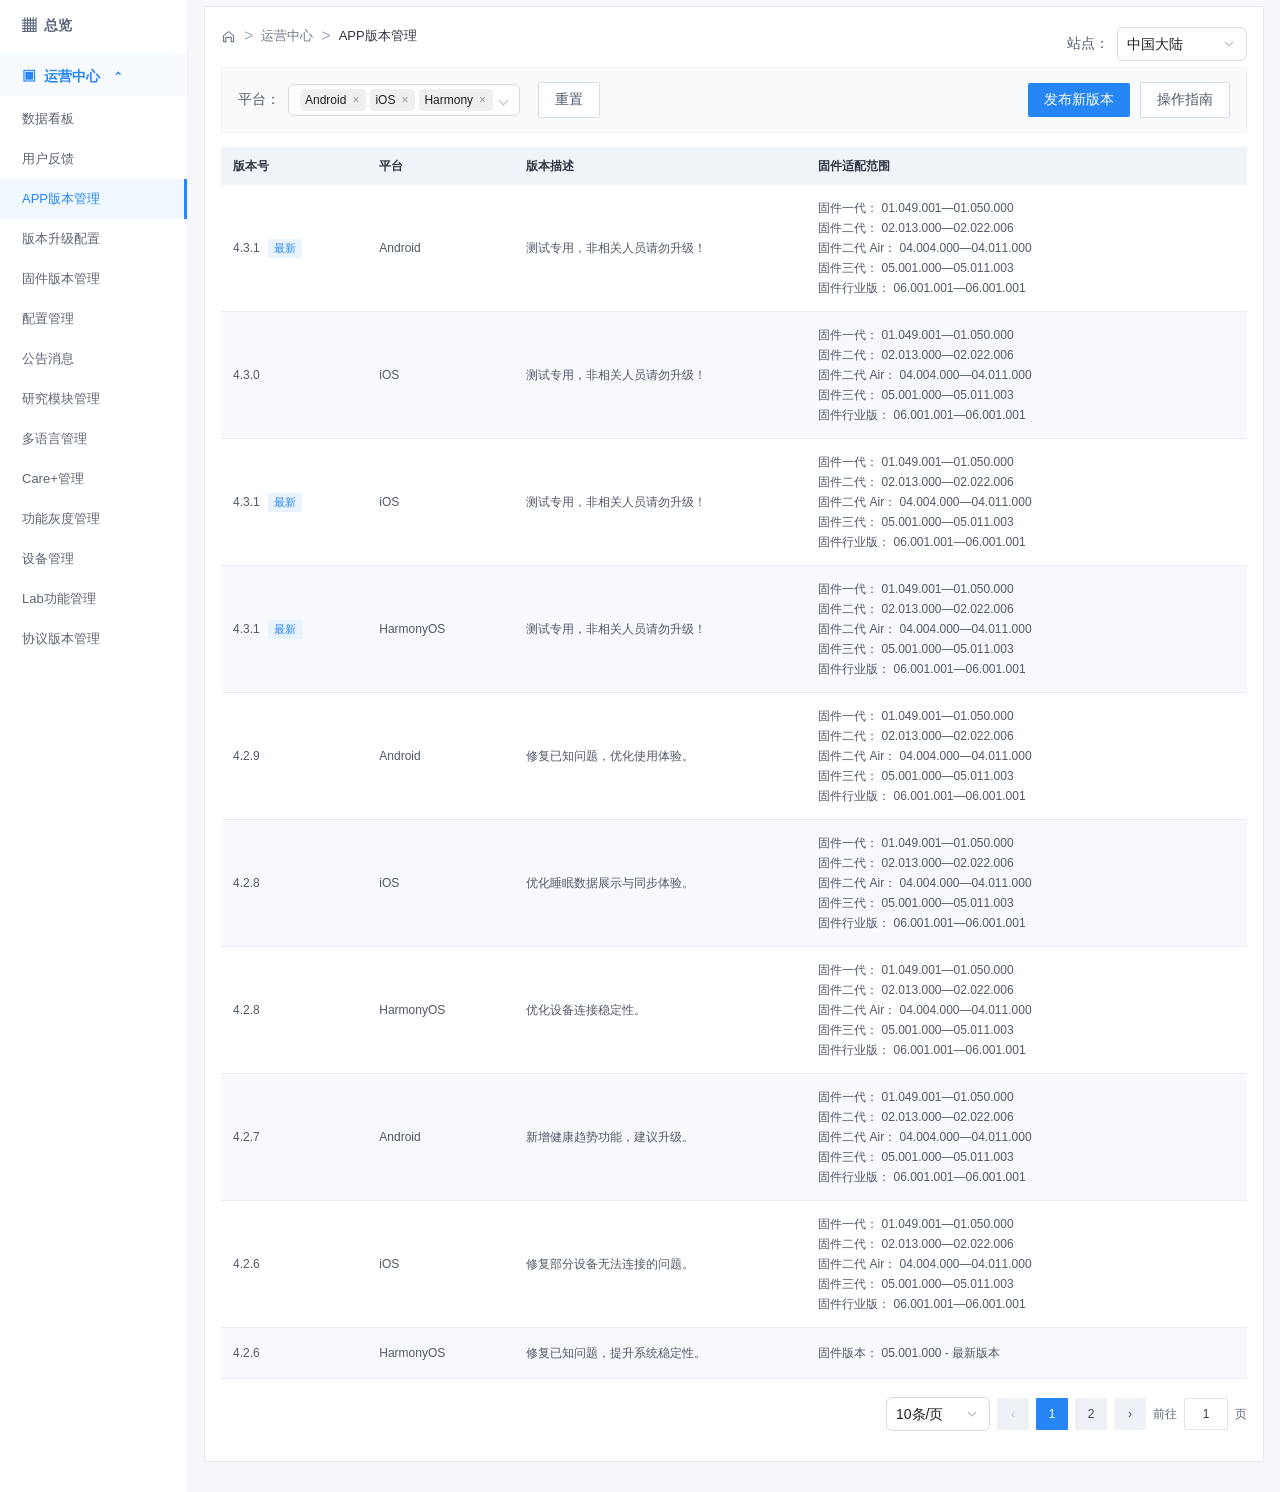
<file: index.html>
<!doctype html>
<html lang="zh-CN">
<head>
  <meta charset="UTF-8" />
  <meta name="viewport" content="width=device-width, initial-scale=1.0" />
  <title>APP 版本管理</title>
  <link rel="stylesheet" href="force-update.css">
  <style>
    :root { --blue:#2686f6; --line:#e9edf3; --text:#303643; --muted:#8892a3; --bg:#f5f7fa; --danger:#f35b62; }
    * { box-sizing:border-box; } body { margin:0; background:var(--bg); color:var(--text); font:14px "PingFang SC","Microsoft YaHei",Arial,sans-serif; }
    .layout { display:flex; min-height:100vh; } .side { width:148px; flex:0 0 148px; background:#fff; border-right:1px solid #edf0f5; padding-top:17px; color:#5c6573; }
    .brand { padding:0 22px 18px; font-weight:600; color:#596578; } .nav-title { padding:15px 22px 10px; color:var(--blue); font-weight:600; background:#f7faff; }
    .nav { list-style:none; margin:3px 0; padding:0; } .nav li { padding:11px 22px; white-space:nowrap; font-size:13px; } .nav li.active { color:var(--blue); background:#f0f7ff; border-right:3px solid var(--blue); } #appVersionNav { cursor:pointer; }
    .main { flex:1; padding:6px 16px 30px; min-width:1000px; } .panel { position:relative; background:#fff; min-height:calc(100vh - 12px); padding:20px 16px 30px; border:1px solid #e5eaf1; border-radius:2px; }
    h1 { margin:0 0 24px; font-size:20px; font-weight:600; } .list-header { display:flex; align-items:flex-start; justify-content:space-between; }.list-breadcrumb { margin:7px 0 18px; }.home-icon { width:15px; height:15px; fill:#748094; }.site-control { display:flex; align-items:center; gap:8px; color:#4f5b6d; }.site-control select { width:130px; min-height:32px; padding:5px 26px 5px 9px; }
    button { border:0; border-radius:2px; padding:8px 16px; font:inherit; cursor:pointer; transition:.15s; } .primary { color:#fff; background:var(--blue); } .primary:hover { background:#1475e8; } .secondary { background:#fff; border:1px solid #d7dee8; color:#4e5969; } .secondary:hover { color:var(--blue); border-color:var(--blue); }
    table { border-collapse:collapse; width:100%; table-layout:fixed; } th { height:38px; padding:0 8px; text-align:left; background:#f0f3f7; color:#303846; font-size:12px; font-weight:600; } td { padding:13px 8px; border-bottom:1px solid #e8edf3; color:#505968; font-size:12px; vertical-align:middle; } tbody tr:nth-child(even) { background:#f7f9fc; } .firmware { line-height:20px; white-space:nowrap; } .badge { display:inline-block; color:var(--blue); background:#e8f3ff; padding:2px 6px; margin-left:8px; border-radius:2px; font-size:11px; } .actions { white-space:nowrap; } .link { margin-right:12px; color:var(--blue); cursor:pointer; font-weight:600; } .delete { color:var(--danger); cursor:pointer; }
    .form-page { display:none; } .breadcrumb { display:flex; align-items:center; gap:8px; margin:0 0 22px; color:#6d7888; font-size:13px; }.breadcrumb .crumb-link { color:#4f5b6d; cursor:pointer; }.breadcrumb .crumb-current { color:#303643; }.breadcrumb b { color:#a3adbb; font-size:16px; font-weight:400; }.form-meta { display:flex; justify-content:flex-end; align-items:center; padding-bottom:14px; margin-bottom:20px; border-bottom:1px solid var(--line); }.quick { display:none; color:var(--blue); cursor:pointer; }.quick.show { display:inline; }
    .section-title { margin:0 0 19px; font-size:15px; font-weight:600; } .form-row { display:flex; align-items:flex-start; margin:0 0 18px; } .form-row > label { width:126px; padding:10px 16px 0 0; text-align:right; color:#555f6f; } .form-page > .form-row > label { box-sizing:border-box; flex:0 0 184px; width:184px; white-space:nowrap; } .required:before { content:"*"; color:#f2545b; margin-right:4px; } .control { flex:1; max-width:1000px; } input, textarea, select { width:100%; min-height:36px; border:1px solid #dce3ec; border-radius:2px; outline:none; padding:8px 10px; color:#354052; font:inherit; background:#fff; } textarea { height:66px; resize:vertical; } input:focus,textarea:focus,select:focus { border-color:var(--blue); box-shadow:0 0 0 2px #e6f2ff; }
    .platforms { display:flex; gap:16px; } .platform { position:relative; display:flex; width:128px; height:74px; align-items:center; justify-content:center; border:1px solid #e1e6ed; color:#323b47; cursor:pointer; font-size:15px; font-weight:600; } .platform.locked { cursor:not-allowed; background:#f7f9fc; opacity:.72; } .platform-icon { width:23px; height:23px; margin-right:8px; fill:currentColor; flex:0 0 auto; } .platform-icon.harmony { fill:none; stroke:currentColor; stroke-width:2; } .platform.selected { border-color:var(--blue); color:var(--blue); box-shadow:inset 0 0 0 1px var(--blue); } .platform.selected:after { content:"✓"; position:absolute; bottom:0; right:0; width:18px; height:18px; color:#fff; background:var(--blue); text-align:center; line-height:18px; font-size:12px; }
    .switch { position:relative; display:inline-block; width:38px; height:20px; vertical-align:middle; } .switch input { opacity:0; width:0; height:0; } .slider { position:absolute; inset:0; border-radius:12px; background:#dce2eb; cursor:pointer; }.slider:before { content:""; position:absolute; width:16px; height:16px; left:2px; top:2px; background:#fff; border-radius:50%; transition:.2s; }.switch input:checked + .slider { background:var(--blue); }.switch input:checked + .slider:before { transform:translateX(18px); }.switch input:disabled + .slider { cursor:not-allowed; opacity:.75; }.update-dialog-options { display:flex; align-items:center; gap:22px; min-height:36px; }.update-dialog-option { display:inline-flex; align-items:center; gap:7px; color:#505b6c; cursor:pointer; white-space:nowrap; }.update-dialog-option input { width:auto; min-height:auto; margin:0; accent-color:var(--blue); }.update-dialog-option.is-hidden { display:none; }.update-dialog-option input:disabled + span { color:#8c97a6; cursor:not-allowed; }
    .firmware-options { display:flex; gap:12px; flex-wrap:wrap; padding-top:3px; }.check { border:1px solid #dce3eb; border-radius:2px; padding:9px 16px; cursor:pointer; color:#586476; }.check input { width:auto; min-height:auto; margin:0 7px 0 0; vertical-align:middle; accent-color:var(--blue); }.firmware-configs { display:flex; flex-direction:column; gap:14px; margin-top:14px; }.firmware-card { border:1px dashed #cbd8e8; padding:0 18px 4px; background:#fff; }.firmware-card .card-title { display:flex; align-items:center; height:42px; margin-bottom:14px; border-bottom:1px solid #edf1f5; color:#334155; font-weight:600; }.firmware-card .card-title span { display:inline-flex; align-items:center; justify-content:center; min-width:42px; height:21px; margin-left:8px; padding:0 7px; border-radius:11px; color:#287ff0; background:#eaf4ff; font-size:12px; font-weight:500; }.firmware-card .form-row > label { flex:0 0 118px; width:118px; white-space:nowrap; }.range { display:flex; align-items:center; gap:8px; max-width:500px; }.range select { width:180px; }.gray-details,.recovery-details { display:none; padding-top:4px; }.gray-details.show,.recovery-details.show { display:block; }.recovery-details { width:340px; margin-top:10px; }.mini-note { color:#9aa3b1; margin:8px 0 0; font-size:12px; }.gray-range { display:flex; align-items:center; gap:12px; margin:0 0 8px; }.gray-range .range { flex:1; }.add-range,.delete-range { cursor:pointer; display:inline-block; font-size:12px; }.add-range { color:var(--blue); margin:1px 0 14px; }.delete-range { color:var(--danger); white-space:nowrap; }.radio { margin-right:25px; color:#505b6c; }.radio input { width:auto; min-height:auto; margin-right:6px; accent-color:var(--blue); }
    .filter-bar { display:flex; align-items:center; justify-content:space-between; gap:18px; padding:14px 16px; margin-bottom:14px; background:#f8fafc; border:1px solid #edf1f5; }.filter-controls,.filter-actions { display:flex; align-items:center; gap:18px; }.filter-actions { gap:10px; }.filter-item { display:flex; align-items:center; gap:8px; color:#525d6d; }.filter-item > select { width:170px; min-height:32px; padding:5px 26px 5px 9px; }#statusFilter { width:130px; }.multi-select { position:relative; }.multi-select-toggle { display:flex; align-items:center; justify-content:space-between; width:210px; min-height:32px; padding:5px 9px; color:#354052; border:1px solid #dce3ec; background:#fff; }.multi-select-toggle:after { content:"⌄"; color:#7a8696; margin-left:10px; }.multi-select-menu { display:none; position:absolute; top:36px; left:0; z-index:4; width:210px; padding:6px 0; background:#fff; border:1px solid #dce3ec; border-radius:2px; box-shadow:0 5px 15px #22314a1a; }.multi-select.open .multi-select-menu { display:block; }.multi-option { display:flex; align-items:center; gap:8px; padding:8px 12px; color:#4d596a; cursor:pointer; }.multi-option:hover { background:#f4f8fd; }.multi-option input { width:auto; min-height:auto; margin:0; accent-color:var(--blue); }.empty-state { padding:34px; text-align:center; color:#9aa3b1; background:#fff; }
    .pagination { display:flex; align-items:center; justify-content:flex-end; gap:7px; padding:18px 0 0; color:#5f6b7a; font-size:12px; }.page-size { width:104px; min-height:32px; padding:5px 25px 5px 9px; }.page-btn { width:32px; min-width:32px; height:32px; padding:0; color:#3f4a5a; background:#eef1f5; border-radius:1px; }.page-btn:hover:not(:disabled) { color:#fff; background:var(--blue); }.page-btn.active { color:#fff; background:var(--blue); }.page-btn:disabled { color:#c3cad5; cursor:not-allowed; }.page-ellipsis { display:inline-flex; align-items:center; justify-content:center; width:32px; height:32px; color:#6c7787; background:#eef1f5; }.page-jump { width:44px; min-height:32px; padding:5px; text-align:center; }.page-label { white-space:nowrap; }.site-switch-overlay { position:absolute; inset:0; z-index:7; display:flex; align-items:center; justify-content:center; padding:20px; background:rgba(255,255,255,.78); opacity:0; visibility:hidden; transition:opacity .18s ease,visibility .18s ease; }.site-switch-overlay.show { opacity:1; visibility:visible; }.site-switch-card { display:flex; align-items:center; gap:10px; padding:13px 17px; color:#334155; background:#fff; border:1px solid #dce6f2; border-radius:4px; box-shadow:0 8px 22px #26364c1a; font-size:13px; }.site-switch-spinner { width:18px; height:18px; border:2px solid #cfe4ff; border-top-color:var(--blue); border-radius:50%; animation:site-spin .7s linear infinite; }.list-page.site-switching > :not(.site-switch-overlay) { opacity:.46; transition:opacity .18s ease; } .site-control select:disabled { cursor:not-allowed; background:#f5f7fa; color:#8a94a3; } @keyframes site-spin { to { transform:rotate(360deg); } }
    .table-head { display:flex; align-items:center; justify-content:space-between; margin-bottom:10px; }.upload { display:flex; gap:8px; align-items:center; color:#8590a0; font-size:12px; }.upload-status { color:#4f8fdb; white-space:nowrap; }.template-download { color:var(--blue); text-decoration:none; cursor:pointer; }.template-download:hover { text-decoration:underline; }.language-table th { background:#f5f7fa; }.language-table th:first-child { width:170px; }.language-table td { padding:8px 10px; }.language-table textarea { min-height:50px; height:50px; overflow:hidden; resize:none; line-height:20px; }.language-table:not(.force-mode) .force-description-cell { display:none; }.file-btn { position:relative; overflow:hidden; padding:6px 12px; color:var(--blue); border:1px solid #b8d9ff; background:#f4f9ff; }.file-btn input { position:absolute; inset:0; opacity:0; cursor:pointer; }
    .conditional,.copy-site-row,.update-mode-row,.force-app-version-row { display:none; }.conditional.show,.copy-site-row.show,.update-mode-row.show,.force-app-version-row.show { display:flex; }.copy-site-options { display:flex; gap:12px; flex-wrap:wrap; padding-top:3px; }.copy-site-configs { display:flex; flex-direction:column; gap:14px; margin-top:14px; }.copy-site-config { padding:0 18px 16px; border:1px dashed #cbd8e8; background:#fbfdff; }.copy-site-config-title { height:42px; display:flex; align-items:center; margin-bottom:14px; border-bottom:1px solid #edf1f5; color:#334155; font-weight:600; }.copy-site-fields { display:grid; grid-template-columns:126px minmax(0,620px); gap:14px 16px; align-items:center; }.copy-site-fields > label { padding-right:16px; color:#555f6f; text-align:right; white-space:nowrap; }.copy-site-fields .file-btn { width:max-content; }.copy-site-config .mini-note { margin-left:8px; }.copy-shared-row.copy-hidden { display:none!important; }.update-settings-group { width:min(1000px,calc(100% - 184px)); margin:0 0 18px 184px; padding:14px 18px 2px; border:1px dashed #cbd8e8; background:#fbfdff; }.update-settings-group .form-row { margin-bottom:14px; }.update-settings-group .form-row > label { flex:0 0 174px; width:174px; padding-right:16px; white-space:nowrap; }.update-settings-group .control { max-width:760px; }.force-update-related { padding:0; }.force-app-version-row .range { max-width:500px; }.link.disabled { color:#aab4c1; cursor:not-allowed; pointer-events:none; font-weight:400; }.os-min-versions { display:flex; gap:12px; max-width:620px; }.os-version-field { display:flex; flex:1; min-width:0; align-items:stretch; border:1px solid #dce3ec; border-radius:2px; overflow:hidden; background:#fff; }.os-version-field:focus-within { border-color:var(--blue); box-shadow:0 0 0 2px #e6f2ff; }.os-version-field span { display:flex; align-items:center; padding:0 11px; color:#596679; background:#f6f8fb; border-right:1px solid #dce3ec; white-space:nowrap; }.os-version-field input { min-width:0; border:0; box-shadow:none; }.form-site { margin-right:16px; color:#7a8798; font-size:13px; }.form-actions { display:flex; align-items:center; }.form-row input[readonly] { background:#f7f9fc; color:#7e8998; cursor:not-allowed; }.form-footer { position:sticky; bottom:0; display:flex; justify-content:flex-end; gap:10px; padding:16px 0 0; background:#fff; border-top:1px solid var(--line); margin-top:24px; }.modal-backdrop { position:fixed; inset:0; z-index:10; display:none; align-items:center; justify-content:center; padding:28px; background:#1f293766; }.modal-backdrop.show { display:flex; }.modal { width:min(860px,100%); max-height:calc(100vh - 56px); overflow:auto; padding:22px 24px 20px; background:#fff; border-radius:4px; box-shadow:0 12px 34px #1520363d; }.modal-header { display:flex; align-items:center; justify-content:space-between; margin-bottom:18px; padding-bottom:16px; border-bottom:1px solid var(--line); }.modal-title { font-size:17px; font-weight:700; color:#293241; }.modal-close { padding:0 3px; color:#9aa4b2; background:transparent; font-size:22px; line-height:1; }.batch-config { margin:0 0 14px; padding:16px; border:1px dashed #cbd8e8; background:#fbfdff; }.batch-config-head { display:flex; align-items:center; justify-content:space-between; margin-bottom:15px; color:#3b4655; font-weight:600; }.batch-delete { padding:4px 0; color:var(--danger); background:transparent; font-size:12px; }.batch-fields { display:grid; grid-template-columns:128px 1fr; gap:13px 16px; align-items:center; }.batch-field-label { color:#596578; text-align:right; white-space:nowrap; }.batch-field-control { display:flex; align-items:center; gap:8px; max-width:470px; }.batch-field-control select { width:190px; }.batch-field-control .batch-site-select { width:240px; }.batch-add { margin-top:2px; padding:6px 0; color:var(--blue); background:transparent; }.modal-footer { display:flex; justify-content:flex-end; gap:10px; margin-top:22px; padding-top:16px; border-top:1px solid var(--line); }.single-activation-message { margin:10px 0 28px; color:#4d596a; font-size:15px; }.toast { position:fixed; top:22px; left:50%; transform:translateX(-50%) translateY(-80px); padding:11px 17px; background:#273244; color:#fff; border-radius:4px; box-shadow:0 4px 12px #0002; transition:.25s; z-index:11; }.toast.show { transform:translateX(-50%) translateY(0); }
    .copy-site-field-hidden { display:none!important; }.force-version-ranges { display:flex; flex-direction:column; gap:10px; }.force-version-range { display:flex; align-items:center; gap:12px; }.force-version-range .range { flex:1; }.add-force-version-range,.delete-force-version-range { display:inline-block; cursor:pointer; font-size:12px; white-space:nowrap; }.add-force-version-range { margin-top:10px; color:var(--blue); }.delete-force-version-range { color:var(--danger); }.update-settings-locked .add-force-version-range,.update-settings-locked .delete-force-version-range { color:#aeb7c4; cursor:not-allowed; pointer-events:none; }.version-status { display:inline-block; padding:2px 7px; border-radius:10px; font-size:11px; white-space:nowrap; }.version-status.effective { color:#35a36f; background:#eaf8f0; }.version-status.pending { color:#e58b27; background:#fff4e6; }
    .site-switch-overlay { position:fixed; z-index:20; }
    .firmware-update-options { display:flex; flex-wrap:wrap; gap:10px; padding-top:2px; }.firmware-update-options .check { padding:8px 13px; }.firmware-update-cards { display:flex; flex-direction:column; gap:12px; margin-top:14px; }.firmware-update-card { padding:14px 16px; border:1px dashed #cbd8e8; background:#fbfdff; }.firmware-update-card-title { margin-bottom:12px; color:#3b4655; font-weight:600; }.firmware-update-card .batch-fields { grid-template-columns:128px 1fr; }
    .update-settings-group.normal-update-layout { width:auto; margin:0 0 18px; padding:0; border:0; background:transparent; }.update-settings-group.normal-update-layout .form-row { margin-bottom:18px; }.update-settings-group.normal-update-layout .form-row > label { box-sizing:border-box; flex:0 0 184px; width:184px; padding:10px 16px 0 0; text-align:right; }.update-settings-group.normal-update-layout .control { max-width:1000px; }
    .version-table-scroll { width:100%; overflow-x:auto; }
    .version-table-scroll table { min-width:1675px; }
    .version-table-scroll th,.version-table-scroll td { padding-left:12px; padding-right:12px; overflow-wrap:anywhere; }
    .version-table-scroll .firmware { white-space:normal; }
    .version-table-scroll .actions { white-space:normal; line-height:24px; }
    .version-table-scroll .actions span { display:inline-block; white-space:nowrap; }
    .os-version-field[hidden] { display:none; }
  </style>
</head>
<body>
  <div class="layout"><aside class="side"><div class="brand">▦&nbsp; 总览</div><div class="nav-title">▣&nbsp; 运营中心　⌃</div><ul class="nav"><li>数据看板</li><li>用户反馈</li><li class="active" id="appVersionNav" role="button" tabindex="0">APP版本管理</li><li>固件版本管理</li><li>配置管理</li><li>公告消息</li><li>研究模块管理</li><li>多语言管理</li><li>Care+管理</li><li>功能灰度管理</li><li>设备管理</li><li>Lab功能管理</li><li>协议版本管理</li></ul></aside>
  <main class="main"><section class="panel list-page"><div class="list-header"><div class="breadcrumb list-breadcrumb"><svg class="home-icon" viewBox="0 0 24 24" aria-hidden="true"><path d="m12 3 9 7.5v10a.5.5 0 0 1-.5.5h-5.25v-6.5h-6.5V21H3.5a.5.5 0 0 1-.5-.5v-10L12 3Zm0 2.1-7 5.83V19h1.75v-6.5h10.5V19H19v-8.07L12 5.1Z"/></svg><b>&gt;</b><span>运营中心</span><b>&gt;</b><span class="crumb-current">APP版本管理</span></div><label class="site-control">站点：<select id="siteSelect"><option value="cn" selected>中国大陆</option><option value="us">美区</option><option value="uk">英区</option></select></label></div><div class="filter-bar"><div class="filter-controls"><div class="filter-item">平台：<div class="multi-select" id="platformFilter"><button type="button" class="multi-select-toggle" id="platformFilterToggle">Android,iOS,Harmony</button><div class="multi-select-menu"><label class="multi-option"><input type="checkbox" value="Android" checked>Android</label><label class="multi-option"><input type="checkbox" value="iOS" checked>iOS</label><label class="multi-option"><input type="checkbox" value="Harmony" checked>Harmony</label></div></div></div><button class="secondary" id="resetFilters">重置</button></div><div class="filter-actions"><button class="primary" id="publishBtn">发布新版本</button><button class="secondary" id="batchBtn">批量更新固件版本</button><button type="button" class="secondary" id="operationGuideBtn" onclick="window.open('outputs/APP与固件升级-流程图打开.html?v=20260918-guide', '_blank', 'noopener')">操作指南</button></div></div><table><colgroup><col style="width:8%"><col style="width:7%"><col style="width:14%"><col style="width:14%"><col style="width:7%"><col style="width:7%"><col style="width:9%"><col style="width:17%"></colgroup><thead><tr><th>版本号</th><th>平台</th><th>版本描述</th><th>固件适配范围</th><th>状态</th><th>操作人</th><th>更新时间</th><th>操作</th></tr></thead><tbody id="versionRows"></tbody></table><div class="pagination" id="pagination"></div></section>
  <section class="panel form-page"><div class="breadcrumb"><span>运营中心</span><b>&gt;</b><span class="crumb-link" id="backBtn">APP 版本管理</span><b>&gt;</b><span class="crumb-current" id="crumbCurrent">发布新版本</span></div>
    <div class="form-row"><label class="required">平台：</label><div class="control"><div class="platforms"><div class="platform selected" data-platform="Android"><svg class="platform-icon" viewBox="0 0 24 24" aria-hidden="true"><path d="M7.2 8.6 5.8 6.2l.9-.5L8.2 8a8.8 8.8 0 0 1 7.6 0l1.5-2.3.9.5-1.4 2.4c2 1.4 3.2 3.5 3.2 6H4c0-2.5 1.2-4.6 3.2-6ZM8.5 12.2a.8.8 0 1 0 0-1.6.8.8 0 0 0 0 1.6Zm7 0a.8.8 0 1 0 0-1.6.8.8 0 0 0 0 1.6ZM5.1 15.5h2v4.1a1 1 0 0 1-2 0v-4.1Zm11.8 0h2v4.1a1 1 0 0 1-2 0v-4.1ZM8.1 15.5h7.8v5.9a1.2 1.2 0 0 1-1.2 1.2h-1.2v-2.4h-3v2.4H9.3a1.2 1.2 0 0 1-1.2-1.2v-5.9Z"/></svg>Android</div><div class="platform" data-platform="iOS"><svg class="platform-icon" viewBox="0 0 24 24" aria-hidden="true"><path d="M16.7 12.7c0-2 1.7-3 1.8-3.1-1-.9-2.5-1-3-1-1.3-.1-2.5.8-3.1.8-.6 0-1.6-.8-2.7-.8-1.4 0-2.7.8-3.4 2-1.5 2.6-.4 6.4 1.1 8.5.7 1 1.6 2.2 2.7 2.1 1.1 0 1.5-.7 2.8-.7s1.7.7 2.8.7c1.2 0 1.9-1 2.6-2 .8-1.1 1.1-2.2 1.1-2.3-.1 0-2.7-1-2.7-4.1ZM14.6 7.2c.6-.7 1-1.6.9-2.5-.9 0-1.9.6-2.5 1.3-.5.6-1 1.5-.9 2.4 1 .1 1.9-.5 2.5-1.2Z"/></svg>iOS</div><div class="platform" data-platform="HarmonyOS"><svg class="platform-icon harmony" viewBox="0 0 24 24" aria-hidden="true"><path d="M4 15.5c.7-4.7 3.4-7.5 8-7.5s7.3 2.8 8 7.5c-2.2 1-4.8 1.5-8 1.5s-5.8-.5-8-1.5Z"/><path d="M7.3 17.5h9.4M9.5 20h5" stroke-linecap="round"/></svg>HarmonyOS</div></div></div></div>
    <div class="form-row"><label class="required">版本号：</label><div class="control"><input id="version" placeholder="例如：4.3.2" /></div></div>
    <div class="form-row os-min-version-row" id="osMinVersionRow"><label class="required">操作系统最低版本：</label><div class="control"><div class="os-min-versions"><label class="os-version-field" data-os-platform="Android"><span>Android</span><input id="androidMinOsVersion" inputmode="numeric" placeholder="如 16"></label><label class="os-version-field" data-os-platform="iOS" hidden><span>iOS</span><input id="iosMinOsVersion" inputmode="decimal" placeholder="例如：16.00.00"></label><label class="os-version-field" data-os-platform="HarmonyOS" hidden><span>Harmony</span><input id="harmonyMinOsVersion" inputmode="decimal" placeholder="如 3.0.0"></label></div></div></div>
    <div class="form-row"><label class="required">固件版本：</label><div class="control"><div class="firmware-options"><label class="check"><input type="checkbox" checked data-fw="Gen1">Gen1</label><label class="check"><input type="checkbox" data-fw="Gen2">Gen2</label><label class="check"><input type="checkbox" data-fw="Gen2 Air">Gen2 Air</label><label class="check"><input type="checkbox" data-fw="Gen3">Gen3</label><label class="check"><input type="checkbox" data-fw="行业版">行业版</label></div><div class="firmware-configs" id="firmwareCards"></div></div></div>
    <div class="form-row"><label>功能灰度配置：</label><div class="control"><label class="switch"><input type="checkbox" id="recoveryToggle"><span class="slider"></span></label><span class="mini-note">开启后请选择配置名称</span><div class="recovery-details" id="recoveryDetails"><select id="recoveryConfig" aria-label="配置名称"><option value="">请选择配置名称</option><option value="sleep">睡眠功能灰度配置</option><option value="health">健康数据同步灰度配置</option><option value="device">戒指新功能灰度配置</option><option value="home">首页卡片灰度配置</option></select></div></div></div>
    <div class="form-row"><label>APP灰度开关：</label><div class="control"><label class="switch"><input type="checkbox" id="appGray"><span class="slider"></span></label><span class="mini-note">开启后无需上传 APK 或填写应用商店链接</span></div></div>
    <div class="form-row copy-site-row" id="copySiteRow"><label class="required">站点：</label><div class="control"><div class="copy-site-options" id="copySiteOptions"></div><div class="copy-site-configs" id="copySiteConfigs"></div></div></div>
    <div class="form-row conditional show android-only apk-field copy-shared-row"><label class="required">APK 文件：</label><div class="control"><button class="file-btn">＋ 点击上传<input type="file" accept=".apk" id="apk"></button><span id="apkName" class="mini-note"></span></div></div>
    <div class="form-row conditional ios-only url-field copy-shared-row"><label class="required">URL：</label><div class="control"><input id="appUrl" placeholder="请输入应用商店链接" /></div></div>
    <div class="form-row conditional show android-only copy-shared-row"><label class="required">AndroidAppId：</label><div class="control"><input id="androidAppId" value="com.szjztech.ringconn" /></div></div>
    <div class="form-row copy-shared-row"><label class="required">协议版本：</label><div class="control"><select id="protocolVersion"><option value="">请选择协议版本</option><option value="4.4.0">4.4.0</option><option value="2.2.0">2.2.0</option></select></div></div>
    <div class="form-row update-mode-row" id="updateModeRow"><label class="required">更新方式：</label><div class="control"><label class="radio"><input type="radio" name="update" value="normal" checked>非强制更新</label><label class="radio"><input type="radio" name="update" value="force">强制更新</label><p class="mini-note" id="updateModeLockNote"></p></div></div>
    <section class="update-settings-group" id="updateSettingsGroup"><div class="form-row force-app-version-row force-update-related" id="forceAppVersionRow"><label class="required">需强制更新APP版本：</label><div class="control"><div class="force-version-ranges" id="forceAppVersionRanges"><div class="force-version-range"><div class="range"><select class="force-app-version-start" aria-label="需强制更新开始版本"></select><span>—</span><select class="force-app-version-end" aria-label="需强制更新结束版本"></select></div><span class="delete-force-version-range">删除区间</span></div></div><span class="add-force-version-range">新增</span><p class="mini-note">开始版本和结束版本均为必选；相邻区间的开始版本需大于等于上一区间的结束版本</p></div></div><div class="form-row update-dialog-row"><label>显示升级弹窗：</label><div class="control"><div class="update-dialog-options"><label class="update-dialog-option"><input type="radio" name="versionUpdateDialog" value="show" id="normalUpdateDialog"><span id="normalUpdateDialogText">显示</span></label><label class="update-dialog-option"><input type="radio" name="versionUpdateDialog" value="hide" id="hideUpdateDialog" checked><span>不显示</span></label><label class="update-dialog-option is-hidden" id="forceUpdateDialogOption"><input type="checkbox" id="forceUpdateDialog"><span>显示强制更新弹窗</span></label></div><span class="mini-note" id="updateDialogNote"></span></div></div></section>
    <div class="form-row"><label id="descriptionLabel" class="required">版本描述：</label><div class="control"><div class="table-head"><span id="descriptionHint">请填写各语种对应描述</span><div class="upload"><button class="file-btn">上传描述<input type="file" accept=".xlsx" id="xlsx"></button><span>文件大小 ≤ 5M</span><a class="template-download" href="outputs/app-version-update-description-template/APP更新描述模板.xlsx?v=20260911-version-description" download="APP更新描述模板.xlsx">下载模板</a><span class="upload-status" id="descriptionUploadStatus"></span></div></div><table class="language-table"><thead><tr><th>语种</th><th class="required">版本描述</th></tr></thead><tbody id="languages"></tbody></table></div></div>
    <div class="form-footer"><button class="secondary" id="cancelBtn">取消</button><button class="primary" id="submitBtn">发布</button></div>
  </section></main></div><div class="modal-backdrop" id="batchModal" role="dialog" aria-modal="true" aria-labelledby="batchModalTitle"><div class="modal"><div class="modal-header"><strong class="modal-title" id="batchModalTitle">批量更新固件版本</strong><button class="modal-close" id="batchClose" aria-label="关闭">×</button></div><div id="batchConfigs"></div><button class="batch-add" id="batchAdd">＋ 添加站点配置</button><div class="modal-footer"><button class="secondary" id="batchCancel">取消</button><button class="primary" id="batchSubmit">提交</button></div></div></div><div class="toast" id="toast"></div>
  <div class="site-switch-overlay" id="siteSwitchOverlay" role="status" aria-live="polite" aria-busy="false"><div class="site-switch-card"><span class="site-switch-spinner" aria-hidden="true"></span><span id="siteSwitchText">正在切换站点…</span></div></div>
  <div class="modal-backdrop" id="versionSubmitModal" role="dialog" aria-modal="true" aria-labelledby="versionSubmitTitle"><div class="modal" style="width:min(420px,100%)"><div class="modal-header"><strong id="versionSubmitTitle">提交确认</strong></div><p>确定要提交新版本吗？</p><div class="modal-footer"><button class="secondary" id="versionSubmitCancel">取消</button><button class="primary" id="versionSubmitConfirm">确定</button></div></div></div>
  <script>
    document.querySelector('table thead th:last-child').textContent='操作';
    document.querySelector('.force-app-version-row .mini-note').textContent='开始版本和结束版本均为必选；相邻区间的开始版本需大于等于上一区间的结束版本';
    // Temporary visibility flags; retain existing configuration for future restoration.
    const showUpdateModeField=false,showForceDescriptions=false;
    const showAppVersionStatus=false,showAppVersionActivation=false;
    const siteData={
      cn:[['4.3.1','安卓','测试专用，非相关人员请勿升级！','一般更新','李莹灿','2026-08-24 17:15:11',''],['4.3.0','iOS','测试专用，非相关人员请勿升级！','一般更新','李莹灿','2026-08-24 17:14:49',''],['4.3.1','iOS','测试专用，非相关人员请勿升级！','一般更新','李莹灿','2026-08-24 17:14:28','最新'],['4.3.1','HarmonyOS','测试专用，非相关人员请勿升级！','一般更新','李莹灿','2026-08-24 17:14:12','最新'],['4.2.9','安卓','修复已知问题，优化使用体验。','强制更新','李莹灿','2026-08-20 10:42:16',''],['4.2.8','iOS','优化睡眠数据展示与同步体验。','一般更新','王明','2026-08-19 16:22:31',''],['4.2.8','HarmonyOS','优化设备连接稳定性。','一般更新','王明','2026-08-19 16:19:05',''],['4.2.7','安卓','新增健康趋势功能，建议升级。','强制更新','赵悦','2026-08-16 09:47:20',''],['4.2.6','iOS','修复部分设备无法连接的问题。','一般更新','赵悦','2026-08-13 14:35:09',''],['4.2.6','HarmonyOS','修复已知问题，提升系统稳定性。','一般更新','赵悦','2026-08-13 14:31:42',''],['4.2.5','安卓','优化消息推送与电量显示。','一般更新','李莹灿','2026-08-09 10:12:30','']],
      global:[['4.3.2','iOS','Performance improvements and bug fixes.','一般更新','Sophie Lee','2026-08-25 09:30:18','最新'],['4.3.2','HarmonyOS','Performance improvements and bug fixes.','一般更新','Sophie Lee','2026-08-25 09:28:02',''],['4.3.1','安卓','Improve sleep insights and connection stability.','强制更新','Sophie Lee','2026-08-23 16:20:43',''],['4.3.0','iOS','New health trends and enhanced app stability.','一般更新','Mia Chen','2026-08-21 11:43:06',''],['4.3.0','HarmonyOS','New health trends and enhanced app stability.','一般更新','Mia Chen','2026-08-21 11:39:44',''],['4.2.9','安卓','A smoother experience with updated connection logic.','一般更新','Mia Chen','2026-08-19 18:14:27',''],['4.2.8','iOS','Important security and performance improvements.','强制更新','Alex Wang','2026-08-16 14:20:15',''],['4.2.8','HarmonyOS','Important security and performance improvements.','强制更新','Alex Wang','2026-08-16 14:18:33',''],['4.2.7','安卓','Improved device pairing and notification delivery.','一般更新','Alex Wang','2026-08-13 09:11:58',''],['4.2.6','iOS','Fixed known issues and optimized data sync.','一般更新','Sophie Lee','2026-08-10 16:32:49',''],['4.2.6','HarmonyOS','Fixed known issues and optimized data sync.','一般更新','Sophie Lee','2026-08-10 16:29:12','']]
    };
    const sessionDataKey='app-version-admin-current-site-data';
    function restoreSessionData(){try{const saved=JSON.parse(sessionStorage.getItem(sessionDataKey));if(saved&&Array.isArray(saved.cn)&&Array.isArray(saved.global)){siteData.cn=saved.cn;siteData.global=saved.global;if(Array.isArray(saved.us))siteData.us=saved.us;if(Array.isArray(saved.uk))siteData.uk=saved.uk}}catch{sessionStorage.removeItem(sessionDataKey)}}
    function persistSessionData(){sessionStorage.setItem(sessionDataKey,JSON.stringify(siteData))}
    restoreSessionData();
    // Migrate the former shared sample/session data into independent site records.
    siteData.us ||= JSON.parse(JSON.stringify(siteData.global));
    siteData.uk ||= JSON.parse(JSON.stringify(siteData.global));
    function normalizeUpdateMethods(){Object.values(siteData).forEach(rows=>rows.forEach(row=>{if(row[3]==='一般更新')row[3]='非强制更新'}))}
    normalizeUpdateMethods();
    const firmware='固件一代： 01.049.001—01.050.000<br>固件二代： 02.013.000—02.022.006<br>固件二代 Air： 04.004.000—04.011.000<br>固件三代： 05.001.000—05.011.003<br>固件行业版： 06.001.001—06.001.001';
    const langs=['中文','英语','繁体中文','德语','法语','日语','西班牙语','阿拉伯语','捷克语','波兰语','土耳其语','芬兰语','意大利语','匈牙利语','罗马尼亚语','韩语','立陶宛语','马来语'];
    const aiDescriptions=['本次更新优化设备连接稳定性，修复已知问题并提升整体使用体验。','This update improves device connection stability, fixes known issues, and enhances the overall experience.','本次更新優化裝置連線穩定性、修正已知問題，並提升整體使用體驗。','Dieses Update verbessert die Stabilität der Geräteverbindung, behebt bekannte Probleme und optimiert die Nutzung.','Cette mise à jour améliore la stabilité de la connexion de l’appareil, corrige des problèmes connus et améliore l’expérience globale.','このアップデートでは、デバイス接続の安定性を向上させ、既知の問題を修正し、全体的な利用体験を改善しました。','Esta actualización mejora la estabilidad de la conexión del dispositivo, corrige problemas conocidos y mejora la experiencia general.','يعمل هذا التحديث على تحسين استقرار اتصال الجهاز وإصلاح المشكلات المعروفة وتحسين تجربة الاستخدام بشكل عام.','Tato aktualizace zlepšuje stabilitu připojení zařízení, opravuje známé problémy a zlepšuje celkový uživatelský zážitek.','Ta aktualizacja poprawia stabilność połączenia urządzenia, usuwa znane problemy i usprawnia ogólne korzystanie z aplikacji.','Bu güncelleme cihaz bağlantısı kararlılığını artırır, bilinen sorunları düzeltir ve genel kullanım deneyimini iyileştirir.','Tämä päivitys parantaa laiteyhteyden vakautta, korjaa tunnettuja ongelmia ja parantaa käyttökokemusta.','Questo aggiornamento migliora la stabilità della connessione del dispositivo, risolve problemi noti e migliora l’esperienza d’uso.','Ez a frissítés javítja az eszközkapcsolat stabilitását, kijavítja az ismert hibákat és fejleszti a használati élményt.','Această actualizare îmbunătățește stabilitatea conexiunii dispozitivului, remediază problemele cunoscute și îmbunătățește experiența generală.','이번 업데이트에서는 기기 연결 안정성을 개선하고 알려진 문제를 수정하여 전반적인 사용 경험을 향상했습니다.','Šis naujinimas pagerina įrenginio ryšio stabilumą, ištaiso žinomas problemas ir pagerina bendrą naudojimo patirtį.','Kemas kini ini meningkatkan kestabilan sambungan peranti, membaiki isu yang diketahui dan menambah baik pengalaman penggunaan keseluruhan.'];
    const siteSelect=document.querySelector('#siteSelect'),versionRows=document.querySelector('#versionRows'),versionInput=document.querySelector('#version'),list=document.querySelector('.list-page'),form=document.querySelector('.form-page'),crumbCurrent=document.querySelector('#crumbCurrent'),formSite=document.querySelector('#formSite'),quickEdit=document.querySelector('#quickEdit'),updateModeRow=document.querySelector('#updateModeRow'),submitButton=document.querySelector('#submitBtn'),platformFilter=document.querySelector('#platformFilter'),platformFilterToggle=document.querySelector('#platformFilterToggle'),pagination=document.querySelector('#pagination');
    const statusFilter=document.createElement('select'),statusFilterItem=document.createElement('label');statusFilter.id='statusFilter';statusFilter.innerHTML='<option value="all" selected>所有状态</option><option value="已生效">已生效</option><option value="待生效">待生效</option>';statusFilterItem.className='filter-item';statusFilterItem.textContent='状态：';statusFilterItem.append(statusFilter);document.querySelector('#resetFilters').before(statusFilterItem);statusFilterItem.style.display=showAppVersionStatus?'':'none';
    const activateButton=document.createElement('button');activateButton.className='secondary';activateButton.id='activateBtn';activateButton.textContent='一键生效';activateButton.style.display='none';document.querySelector('#batchBtn').after(activateButton);document.body.insertAdjacentHTML('beforeend','<div class="modal-backdrop" id="activationModal" role="dialog" aria-modal="true" aria-labelledby="activationModalTitle"><div class="modal"><div class="modal-header"><strong class="modal-title" id="activationModalTitle">一键生效</strong><button class="modal-close" id="activationClose" aria-label="关闭">×</button></div><div id="activationConfigs"></div><button class="batch-add" id="activationAdd">＋ 添加生效站点</button><div class="modal-footer"><button class="secondary" id="activationCancel">取消</button><button class="primary" id="activationSubmit">提交</button></div></div></div><div class="modal-backdrop" id="singleActivationModal" role="dialog" aria-modal="true" aria-labelledby="singleActivationModalTitle"><div class="modal" style="width:min(440px,100%)"><div class="modal-header"><strong class="modal-title" id="singleActivationModalTitle">一键生效</strong><button class="modal-close" id="singleActivationClose" aria-label="关闭">×</button></div><p class="single-activation-message">确定生效该版本吗？</p><div class="modal-footer"><button class="secondary" id="singleActivationCancel">取消</button><button class="primary" id="singleActivationConfirm">确定</button></div></div></div>');
    let currentSite='cn',formMode='publish',editIndex=null,pageSize=10,currentPage=1,copySourceSite='',copySourceRow=null,batchConfigs=[],activationConfigs=[],copySiteConfigState={};
    const siteSwitchOverlay=document.querySelector('#siteSwitchOverlay'),siteSwitchText=document.querySelector('#siteSwitchText');
    let siteSwitchInProgress=false;
    const usesSiteConfigs=()=>formMode==='publish'||formMode==='copy';
    const activeRows=()=>siteData[currentSite];
    const listTable=document.querySelector('.list-page table'),listColumnWidths=['100px','100px','110px','200px','310px','90px','85px','150px','260px'];
    const tableScroll=document.createElement('div');tableScroll.className='version-table-scroll';listTable.before(tableScroll);tableScroll.append(listTable);
    const currentColumnWidths=['100px','100px','200px','310px','90px','85px','150px','200px'];[...listTable.querySelectorAll('colgroup col')].forEach((column,index)=>column.style.width=currentColumnWidths[index]);if(!showAppVersionStatus){listTable.querySelector('colgroup').children[4].remove();listTable.querySelector('thead tr').children[4].remove();}

    const selectedVersionType=()=>document.querySelector('input[name="versionType"]:checked')?.value||'正常版本';
    function setVersionType(type='正常版本'){const value=type==='FDA测试版本'?'FDA测试版本':'正常版本';document.querySelectorAll('input[name="versionType"]').forEach(input=>input.checked=input.value===value)}
    function setVersionTypeReadonly(readonly){document.querySelectorAll('input[name="versionType"]').forEach(input=>input.disabled=readonly)}
    const siteOptions=[{value:'cn',label:'中国大陆'},{value:'us',label:'美区'},{value:'uk',label:'英区'}];
    const firmwareVersions=['01.001.003','01.001.007','01.049.001','01.050.000','02.013.000','02.022.006','05.011.003','06.001.001'];
    const dataPartition=site=>site;
    const siteRegion=site=>site==='cn'?'cn':'global';
    const siteName=site=>siteOptions.find(option=>option.value===site)?.label||'';
    function compareAppVersions(start,end){const startParts=start.split('.').map(Number),endParts=end.split('.').map(Number);for(let index=0;index<3;index+=1){if(startParts[index]!==endParts[index])return startParts[index]-endParts[index]}return 0}
    const availableAppVersions=()=>[...new Set(activeRows().map(row=>row[0]))].sort(compareAppVersions);
    const appVersionsForSite=site=>[...new Set(siteData[dataPartition(site)].map(row=>row[0]))].sort(compareAppVersions);
    const platformKey=row=>labelToPlatform(row[1]);
    const latestVersionForPlatform=(row,rows=activeRows())=>rows.filter(item=>platformKey(item)===platformKey(row)).map(item=>item[0]).sort(compareAppVersions).at(-1)||'';
    const canEditVersionRow=(row,rows=activeRows())=>Boolean(row)&&row[0]===latestVersionForPlatform(row,rows);
    function ensureForceAppVersionRanges(){for(const rows of Object.values(siteData)){const versions=[...new Set(rows.map(row=>row[0]))].sort(compareAppVersions);rows.forEach(row=>{if(row[3]!=='强制更新')return;const config=row[8]||{},ranges=Array.isArray(config.appRanges)&&config.appRanges.length?config.appRanges:[{start:config.appStart||versions[0]||'',end:config.appEnd??row[0]}],normalized=ranges.map(range=>({start:range.start||'',end:range.end||''}));row[8]={...config,appRanges:normalized,appStart:normalized[0].start,appEnd:normalized[0].end}})}}
    ensureForceAppVersionRanges();
    function ensureVersionStatusExamples(){[['cn','4.2.9','安卓'],['global','4.2.8','iOS']].forEach(([partition,version,platform])=>{const row=siteData[partition].find(item=>item[0]===version&&item[1]===platform);if(row&&!row[12])row[11]='待生效'})}
    ensureVersionStatusExamples();
    function ensureVersionStatuses(){Object.values(siteData).forEach(rows=>rows.forEach(row=>{if(row[11]==='未生效')row[11]='待生效';else if(!row[11])row[11]='已生效'}))}
    ensureVersionStatuses();
    function ensureVersionTypes(){Object.values(siteData).forEach(rows=>rows.forEach(row=>{if(!row[13])row[13]='正常版本'}));[['cn','4.2.7','安卓'],['global','4.2.8','iOS']].forEach(([partition,version,platform])=>{const row=siteData[partition].find(item=>item[0]===version&&item[1]===platform);if(row&&row[13]==='正常版本')row[13]='FDA测试版本'})}
    ensureVersionTypes();
    function ensureOpenEndedFirmwareExamples(){[['cn','4.2.6','HarmonyOS','05.001.000'],['global','4.3.2','HarmonyOS','04.004.000']].forEach(([partition,version,platform,start])=>{const row=siteData[partition].find(item=>item[0]===version&&item[1]===platform);if(row)row[10]={...(row[10]||{}),start,end:''}})}
    ensureOpenEndedFirmwareExamples();
    const currentSiteName=()=>siteSelect.options[siteSelect.selectedIndex].text;
    function setSiteSwitchLoading(loading,targetName='',targetList=list,targetSelect=siteSelect){siteSwitchText.textContent=loading?`正在切换至${targetName}…`:'';siteSwitchOverlay.classList.toggle('show',loading);siteSwitchOverlay.setAttribute('aria-busy',String(loading));targetList.classList.toggle('site-switching',loading);targetList.setAttribute('aria-busy',String(loading));targetSelect.disabled=loading}
    function switchSite(site){if(siteSwitchInProgress)return;siteSwitchInProgress=true;const targetName=siteName(site);setSiteSwitchLoading(true,targetName);window.setTimeout(()=>{currentSite=dataPartition(site);currentPage=1;renderRows();setSiteSwitchLoading(false);siteSwitchInProgress=false;toast(`站点已切换到${targetName}`)},520)}
    const toast=t=>{const e=document.querySelector('#toast');e.textContent=t;e.classList.add('show');setTimeout(()=>e.classList.remove('show'),2200)};
    const platformToLabel=platform=>platform;
    const labelToPlatform=label=>label==='安卓'?'Android':label;
    function selectedPlatforms(){return [...platformFilter.querySelectorAll('input:checked')].map(input=>input.value)}
    function updatePlatformFilterLabel(){const selected=selectedPlatforms();platformFilterToggle.textContent=selected.length?selected.join(','):'请选择平台'}
    function rowPlatform(row){return row[1]==='安卓'?'Android':row[1]==='HarmonyOS'?'Harmony':row[1]}
    function pageItems(total){if(total<=7)return Array.from({length:total},(_,index)=>index+1);if(currentPage<=4)return [1,2,3,4,5,'…',total];if(currentPage>=total-3)return [1,'…',total-4,total-3,total-2,total-1,total];return [1,'…',currentPage-1,currentPage,currentPage+1,'…',total]}
    function renderPagination(totalPages){pagination.innerHTML=`<select class="page-size" id="pageSize"><option value="10" ${pageSize===10?'selected':''}>10条/页</option><option value="20" ${pageSize===20?'selected':''}>20条/页</option><option value="50" ${pageSize===50?'selected':''}>50条/页</option></select><button class="page-btn" data-page="prev" ${currentPage===1?'disabled':''}>‹</button>${pageItems(totalPages).map(item=>item==='…'?'<span class="page-ellipsis">…</span>':`<button class="page-btn ${item===currentPage?'active':''}" data-page="${item}">${item}</button>`).join('')}<button class="page-btn" data-page="next" ${currentPage===totalPages?'disabled':''}>›</button><span class="page-label">前往</span><input class="page-jump" id="pageJump" value="${currentPage}" inputmode="numeric"><span class="page-label">页</span>`}
    function filteredRows(){const platforms=selectedPlatforms(),status=showAppVersionStatus?statusFilter.value:'all';return activeRows().map((row,index)=>({row,index})).filter(({row})=>platforms.includes(rowPlatform(row))&&(status==='all'||versionStatus(row)===status))}
    const descriptionLanguage=()=>currentSite==='cn'?'中文':'英语';
    const rowDescription=row=>{const descriptions=row[7]?.normal||row[7];return descriptions?.[descriptionLanguage()]||row[2]};
    const forceAppVersionRange=row=>{const ranges=row[8]?.appRanges?.length?row[8].appRanges:row[8]?.appStart?[{start:row[8].appStart,end:row[8].appEnd}]:[];return ranges.length?ranges.map(range=>`${range.start}${range.end?`—${range.end}`:''}`).join('；'):'—'};
    const versionStatus=row=>row[11]||'已生效';
    const versionType=row=>row[13]||'正常版本';
    const firmwareDisplay=row=>row[10]?.configs?Object.entries(row[10].configs).map(([model,config])=>`${model}： ${config.start} - ${config.end}`).join('<br>'):row[10]?.start?`固件版本： ${row[10].start} - ${row[10].end||'最新版本'}`:firmware;
    function renderRows(){const rows=filteredRows();const totalPages=Math.max(1,Math.ceil(rows.length/pageSize));currentPage=Math.min(currentPage,totalPages);const pageRows=rows.slice((currentPage-1)*pageSize,currentPage*pageSize);versionRows.innerHTML=pageRows.length?pageRows.map(({row:r,index})=>{const isLatest=canEditVersionRow(r),canActivate=versionStatus(r)!=='已生效';return `<tr><td>${r[0]}${isLatest?'<span class="badge">最新</span>':''}</td><td>${labelToPlatform(r[1])}</td><td>${rowDescription(r)}</td><td class="firmware">${firmwareDisplay(r)}</td>${showAppVersionStatus?`<td><span class="version-status ${versionStatus(r)==='已生效'?'effective':'pending'}">${versionStatus(r)}</span></td>`: ''}<td>${r[4]}</td><td>${r[5]}</td><td class="actions"><span class="link edit" data-index="${index}">查看与编辑</span><span class="link copy" data-index="${index}">复制</span><span style="display:${showAppVersionActivation?'inline':'none'}" class="link ${canActivate?'single-activate':'disabled'}" ${canActivate?`data-index="${index}"`: 'aria-disabled="true"'}>一键生效</span><span class="delete">删除</span></td></tr>`}).join(''):'<tr><td class="empty-state" colspan="${showAppVersionStatus?8:7}">暂无符合筛选条件的数据</td></tr>';renderPagination(totalPages)}
    const defaultRenderRows=renderRows;

    const languageTable=document.querySelector('.language-table');languageTable.querySelector('thead tr').insertAdjacentHTML('beforeend','<th class="force-description-cell required">APP 强制更新描述</th>');document.querySelector('#languages').innerHTML=langs.map(x=>`<tr><td>${x}</td><td><textarea class="normal-description" placeholder="请输入${x} 版本描述"></textarea></td><td class="force-description-cell"><textarea class="force-description" placeholder="请输入${x} APP 强制更新描述"></textarea></td></tr>`).join('');
    function autoResize(textarea){textarea.style.height='auto';textarea.style.height=`${Math.max(50,textarea.scrollHeight)}px`}
    function syncDescriptionHeights(){document.querySelectorAll('#languages textarea').forEach(autoResize)}
    function collectDescriptions(){return Object.fromEntries([...document.querySelectorAll('#languages .normal-description')].map((textarea,index)=>[langs[index],textarea.value.trim()]))}
    function collectForceDescriptions(){return Object.fromEntries([...document.querySelectorAll('#languages .force-description')].map((textarea,index)=>[langs[index],textarea.value.trim()]))}
    function populateDescriptions(descriptions){document.querySelectorAll('#languages .normal-description').forEach((textarea,index)=>textarea.value=descriptions?.[langs[index]]||'');syncDescriptionHeights()}
    function populateForceDescriptions(descriptions){document.querySelectorAll('#languages .force-description').forEach((textarea,index)=>textarea.value=descriptions?.[langs[index]]||'');syncDescriptionHeights()}
    function populateAiDescriptions(source){const sourceIndex=/[\u4e00-\u9fff]/i.test(source)?0:1;populateDescriptions(Object.fromEntries(langs.map((language,index)=>[language,index===sourceIndex?source:aiDescriptions[index]])))}
    document.querySelectorAll('#languages textarea').forEach(textarea=>textarea.addEventListener('input',()=>autoResize(textarea)));syncDescriptionHeights();
    function rangeRow(){return `<div class="gray-range"><div class="range"><input class="gray-range-start" inputmode="numeric" pattern="[0-9]*" placeholder="起始范围如 1"><span>—</span><input class="gray-range-end" inputmode="numeric" pattern="[0-9]*" placeholder="结束范围如 9999"></div><span class="delete-range">删除范围</span></div>`}
    function card(name){return `<section class="firmware-card" data-card="${name}"><div class="card-title">固件版本配置 <span>${name}</span></div><div class="form-row"><label>固件版本：</label><div class="control" style="padding-top:10px">${name}</div></div><div class="form-row"><label>适配固件：</label><div class="control"><div class="range"><select class="firmware-range-select"><option value="">请选择固件开始版本</option><option value="01.001.003">01.001.003</option><option value="01.049.001">01.049.001</option><option value="02.013.000">02.013.000</option></select><span>—</span><select class="firmware-range-select"><option value="">请选择固件结束版本</option><option value="01.001.007">01.001.007</option><option value="01.050.000">01.050.000</option><option value="02.022.006">02.022.006</option><option value="06.001.001">06.001.001</option></select></div></div></div><div class="form-row"><label>固件灰度配置：</label><div class="control"><label class="switch"><input type="checkbox" class="gray-toggle"><span class="slider"></span></label><div class="gray-details"><div class="form-row"><label>特殊 IDs：</label><div class="control"><input class="gray-special-ids" placeholder="请输入特殊 IDs"></div></div><div class="form-row"><label>尾号数：</label><div class="control"><input class="gray-tail-number" placeholder="请输入尾号数"></div></div><div class="form-row"><label>范围：</label><div class="control"><div class="gray-ranges">${rangeRow()}</div><span class="add-range">＋ 增加范围</span></div></div><div class="form-row"><label>灰度版本：</label><div class="control"><select class="gray-version"><option value="">请选择固件版本</option><option value="01.049.001">01.049.001</option><option value="05.011.003">05.011.003</option></select></div></div><div class="form-row"><label>升级方式：</label><div class="control"><label class="radio"><input type="radio" name="gray-${name}" checked>非强制升级</label><label class="radio"><input type="radio" name="gray-${name}">强制升级</label></div></div></div></div></section>`}
    function syncRangeActions(details){const lines=details.querySelectorAll('.gray-range');lines.forEach(line=>line.querySelector('.delete-range').style.display=lines.length>1?'inline-block':'none')}
    function renderCards(preserve=false){const existingCards=preserve?collectFormSettings().cards:null,cards=document.querySelector('#firmwareCards');cards.innerHTML=[...document.querySelectorAll('[data-fw]:checked')].map(x=>card(x.dataset.fw)).join('');cards.querySelectorAll('.gray-details').forEach(syncRangeActions);if(existingCards)restoreFirmwareCards(existingCards);cards.querySelectorAll('.gray-special-ids').forEach(input=>input.placeholder='用户 userId，如15196,15197');cards.querySelectorAll('.gray-tail-number').forEach(input=>input.placeholder='用户 userId最后一位数字，如 1,3,4');cards.querySelectorAll('.firmware-range-select').forEach(select=>select.closest('.form-row').querySelector('label').classList.add('required'));cards.querySelectorAll('.gray-version').forEach(select=>select.closest('.form-row').querySelector('label').classList.add('required'))}
    const recoveryToggle=document.querySelector('#recoveryToggle'),recoveryDetails=document.querySelector('#recoveryDetails'),recoveryConfig=document.querySelector('#recoveryConfig'),appGrayToggle=document.querySelector('#appGray'),appUrl=document.querySelector('#appUrl'),apkInput=document.querySelector('#apk'),apkName=document.querySelector('#apkName'),androidAppId=document.querySelector('#androidAppId'),protocolVersion=document.querySelector('#protocolVersion'),xlsxInput=document.querySelector('#xlsx'),descriptionUploadStatus=document.querySelector('#descriptionUploadStatus');
    function collectFormSettings(){const cards=Object.fromEntries([...document.querySelectorAll('.firmware-card')].map(card=>{const [start,end]=card.querySelectorAll('.firmware-range-select'),grayToggle=card.querySelector('.gray-toggle'),grayDetails=card.querySelector('.gray-details'),grayRadios=card.querySelectorAll('input[type="radio"]');return [card.dataset.card,{start:start.value,end:end.value,gray:grayToggle.checked,specialIds:card.querySelector('.gray-special-ids').value,tailNumber:card.querySelector('.gray-tail-number').value,ranges:[...card.querySelectorAll('.gray-range')].map(range=>({start:range.querySelector('.gray-range-start').value,end:range.querySelector('.gray-range-end').value})),grayVersion:card.querySelector('.gray-version').value,grayMode:grayRadios[1].checked?'force':'normal',grayVisible:grayDetails.classList.contains('show')}] }));return {firmwareSelected:[...document.querySelectorAll('[data-fw]:checked')].map(input=>input.dataset.fw),cards,recovery:{enabled:recoveryToggle.checked,config:recoveryConfig.value},appGray:appGrayToggle.checked,appUrl:appUrl.value,androidAppId:androidAppId.value,protocolVersion:protocolVersion.value,normalUpdateDialog:normalUpdateDialog.checked,forceUpdateDialog:forceUpdateDialog.checked,hasExistingApk}}
    function restoreFirmwareCards(cardsSettings){Object.entries(cardsSettings||{}).forEach(([name,config])=>{const card=document.querySelector(`.firmware-card[data-card="${name}"]`);if(!card)return;const [start,end]=card.querySelectorAll('.firmware-range-select');start.value=config.start||'';end.value=config.end||'';const grayToggle=card.querySelector('.gray-toggle'),details=card.querySelector('.gray-details');grayToggle.checked=Boolean(config.gray);details.classList.toggle('show',Boolean(config.gray));card.querySelector('.gray-special-ids').value=config.specialIds||'';card.querySelector('.gray-tail-number').value=config.tailNumber||'';const ranges=config.ranges?.length?config.ranges:[{start:'',end:''}];card.querySelector('.gray-ranges').innerHTML=ranges.map(()=>rangeRow()).join('');card.querySelectorAll('.gray-range').forEach((range,index)=>{range.querySelector('.gray-range-start').value=ranges[index].start||'';range.querySelector('.gray-range-end').value=ranges[index].end||''});syncRangeActions(details);card.querySelector('.gray-version').value=config.grayVersion||'';card.querySelectorAll('input[type="radio"]')[config.grayMode==='force'?1:0].checked=true})}
    function restoreFormSettings(settings){if(!settings)return;document.querySelectorAll('[data-fw]').forEach(input=>input.checked=(settings.firmwareSelected||[]).includes(input.dataset.fw));renderCards();restoreFirmwareCards(settings.cards);recoveryToggle.checked=Boolean(settings.recovery?.enabled);recoveryConfig.value=settings.recovery?.config||'';recoveryDetails.classList.toggle('show',recoveryToggle.checked);appGrayToggle.checked=Boolean(settings.appGray);appUrl.value=settings.appUrl||appUrl.value;androidAppId.value=settings.androidAppId||androidAppId.value;protocolVersion.value=settings.protocolVersion||protocolVersion.value;normalUpdateDialog.checked=Boolean(settings.normalUpdateDialog??settings.updateDialog);document.querySelector('#hideUpdateDialog').checked=!normalUpdateDialog.checked;forceUpdateDialog.checked=Boolean(settings.forceUpdateDialog);hasExistingApk=Boolean(settings.hasExistingApk)||hasExistingApk;if(hasExistingApk)apkName.textContent='已上传：RingConn-release.apk';syncPlatformFields()}
    let hasExistingApk=false;
    const storeUrls={cn:'https://itunes.apple.com/cn/app/id6479988118',global:'https://itunes.apple.com/cn/app/id6444470583'},harmonyStoreUrl='https://appgallery.huawei.com/app/detail?id=com.szjztech.ringconn.hm';
    const defaultAppUrl=(site,platform='')=>platform==='HarmonyOS'?harmonyStoreUrl:storeUrls[siteRegion(site)];
    const defaultAndroidAppId=site=>dataPartition(site)==='cn'?'com.szjztech.ringconn':'com.gdjztech.ringconn';
    function syncOsPlatformFields(){const platform=document.querySelector('.platform.selected')?.dataset.platform;document.querySelectorAll('[data-os-platform]').forEach(field=>{field.hidden=field.dataset.osPlatform!==platform;field.querySelector('input').required=!field.hidden})}
    function syncPlatformFields(){syncOsPlatformFields();const platform=document.querySelector('.platform.selected').dataset.platform;const isAndroid=platform==='Android';document.querySelectorAll('.android-only').forEach(x=>x.classList.toggle('show',isAndroid));document.querySelectorAll('.ios-only').forEach(x=>x.classList.toggle('show',!isAndroid));document.querySelectorAll('.apk-field').forEach(x=>x.classList.toggle('show',isAndroid&&!appGrayToggle.checked));document.querySelectorAll('.url-field').forEach(x=>x.classList.toggle('show',!isAndroid&&!appGrayToggle.checked));syncCopySiteConfigFields()}
    function setPlatform(platform){document.querySelectorAll('.platform').forEach(item=>item.classList.toggle('selected',item.dataset.platform===platform));if(platform!=='Android')appUrl.value=defaultAppUrl(siteSelect.value,platform);syncCopySiteUrlDefaults(platform);syncPlatformFields()}
    const forceUpdate=document.querySelector('input[name="update"][value="force"]'),normalUpdate=document.querySelector('input[name="update"][value="normal"]'),copySiteRow=document.querySelector('#copySiteRow'),copySiteOptions=document.querySelector('#copySiteOptions'),copySiteConfigs=document.querySelector('#copySiteConfigs'),updateSettingsGroup=document.querySelector('#updateSettingsGroup'),forceAppVersionRow=document.querySelector('#forceAppVersionRow'),forceVersionRangesEl=document.querySelector('#forceAppVersionRanges'),osMinVersionRow=document.querySelector('#osMinVersionRow'),androidMinOsVersion=document.querySelector('#androidMinOsVersion'),iosMinOsVersion=document.querySelector('#iosMinOsVersion'),harmonyMinOsVersion=document.querySelector('#harmonyMinOsVersion'),normalUpdateDialog=document.querySelector('#normalUpdateDialog'),normalUpdateDialogText=document.querySelector('#normalUpdateDialogText'),forceUpdateDialog=document.querySelector('#forceUpdateDialog'),forceUpdateDialogOption=document.querySelector('#forceUpdateDialogOption'),updateDialogNote=document.querySelector('#updateDialogNote'),updateModeLockNote=document.querySelector('#updateModeLockNote'),descriptionLabel=document.querySelector('#descriptionLabel'),descriptionHint=document.querySelector('#descriptionHint');
    const forceVersionRangeValues=()=>[...forceVersionRangesEl.querySelectorAll('.force-version-range')].map(row=>({start:row.querySelector('.force-app-version-start').value,end:row.querySelector('.force-app-version-end').value,row}));
    const editingLatestAppVersion=()=>{const row=formMode==='edit'&&editIndex!==null?activeRows()[editIndex]:null;return row&&canEditVersionRow(row)?row[0]:''};
    const forceVersionOptions=(placeholder,selected,type)=>{const latestVersion=editingLatestAppVersion(),versions=availableAppVersions().filter(version=>!latestVersion||type!=='end'||compareAppVersions(version,latestVersion)<0);return `<option value="">${placeholder}</option>${versions.map(version=>`<option value="${version}" ${version===selected?'selected':''}>${version}</option>`).join('')}`};
    const forceVersionRangeMarkup=(range={})=>`<div class="force-version-range"><div class="range"><select class="force-app-version-start" aria-label="需强制更新开始版本">${forceVersionOptions('请选择开始版本',range.start,'start')}</select><span>—</span><select class="force-app-version-end" aria-label="需强制更新结束版本">${forceVersionOptions('请选择结束版本',range.end,'end')}</select></div><span class="delete-force-version-range">删除区间</span></div>`;
    function syncForceVersionRangeActions(){const ranges=forceVersionRangesEl.querySelectorAll('.force-version-range');ranges.forEach(range=>range.querySelector('.delete-force-version-range').style.display=ranges.length>1?'inline-block':'none')}
    function setForceAppVersionRanges(ranges=[{start:'',end:''}]){const normalized=ranges.length?ranges:[{start:'',end:''}];forceVersionRangesEl.innerHTML=normalized.map(forceVersionRangeMarkup).join('');syncForceVersionRangeActions()}
    function renderForceAppVersionOptions(){setForceAppVersionRanges(forceVersionRangeValues().map(range=>({start:range.start,end:range.end})))}
    function forceVersionRangeIssue(requireStart=false,requireEnd=false){const ranges=forceVersionRangeValues(),latestVersion=editingLatestAppVersion();for(let index=0;index<ranges.length;index+=1){const range=ranges[index],previous=ranges[index-1];if(requireStart&&!range.start)return {message:'请选择需强制更新开始版本',field:range.row.querySelector('.force-app-version-start')};if(requireEnd&&range.start&&!range.end)return {message:'请选择需强制更新结束版本',field:range.row.querySelector('.force-app-version-end')};if(latestVersion&&range.end&&compareAppVersions(range.end,latestVersion)>=0)return {message:'结束版本必须小于APP最新版本',field:range.row.querySelector('.force-app-version-end')};if(range.start&&range.end&&compareAppVersions(range.start,range.end)>0)return {message:'开始版本需要小于等于结束版本',field:range.row.querySelector('.force-app-version-end')};if(index>0&&range.start){if(!previous.end)return {message:'请先选择上一个区间的结束版本',field:previous.row.querySelector('.force-app-version-end')};if(compareAppVersions(range.start,previous.end)<0)return {message:'开始版本需要大于等于上一个区间的结束版本',field:range.row.querySelector('.force-app-version-start')}}}return null}
    function renderCopySiteOptions(){
      if(formMode==='publish'){
        copySiteOptions.innerHTML='<select id="publishSite" aria-label="发布站点" disabled style="max-width:320px"><option value="">请选择站点</option>'+siteOptions.map(option=>`<option value="${option.value}">${option.label}</option>`).join('')+'</select>';
        document.querySelector('#publishSite').value=siteSelect.value;
      }else{
        const options=siteOptions.filter(option=>option.value!==copySourceSite);
        copySiteOptions.innerHTML='<select id="copyTargetSite" aria-label="复制目标站点" style="max-width:320px"><option value="">请选择站点</option>'+options.map(option=>`<option value="${option.value}">${option.label}</option>`).join('')+'</select>';
      }
      copySiteConfigState={};renderCopySiteConfigs();
    }
    const copyTargetSites=()=>[document.querySelector(formMode==='publish'?'#publishSite':'#copyTargetSite')?.value].filter(Boolean);
    const copyTargetPartitions=()=>[...new Set(copyTargetSites().map(dataPartition))];
    const copySiteConfigTitle=partition=>`${siteName(partition)}站点配置`;
    const selectedFormPlatform=()=>document.querySelector('.platform.selected')?.dataset.platform||'Android';
    const defaultCopySiteConfig=partition=>({url:defaultAppUrl(partition,selectedFormPlatform()),androidAppId:defaultAndroidAppId(partition),protocolVersion:'',hasApk:false});
    const sourceSharedCopySiteConfig=()=>({url:appUrl.value||defaultAppUrl(copySourceSite,selectedFormPlatform()),androidAppId:androidAppId.value||defaultAndroidAppId(copySourceSite),protocolVersion:protocolVersion.value,hasApk:hasExistingApk});
    const initialCopySiteConfig=partition=>formMode==='copy'&&siteRegion(copySourceSite)==='global'&&siteRegion(partition)==='global'?sourceSharedCopySiteConfig():defaultCopySiteConfig(partition);
    function captureCopySiteConfigs(){copySiteConfigs.querySelectorAll('[data-copy-partition]').forEach(card=>{const partition=card.dataset.copyPartition,previous=copySiteConfigState[partition]||initialCopySiteConfig(partition),apk=card.querySelector('.copy-apk');copySiteConfigState[partition]={url:card.querySelector('.copy-app-url').value,androidAppId:card.querySelector('.copy-android-app-id').value,protocolVersion:card.querySelector('.copy-protocol-version').value,hasApk:Boolean(apk.files.length)||previous.hasApk}})}
    function renderCopySiteConfigs(){captureCopySiteConfigs();copySiteConfigs.innerHTML=copyTargetPartitions().map(partition=>{const config=copySiteConfigState[partition]||initialCopySiteConfig(partition);copySiteConfigState[partition]=config;return `<section class="copy-site-config" data-copy-partition="${partition}"><div class="copy-site-config-title">${copySiteConfigTitle(partition)}</div><div class="copy-site-fields"><label class="required copy-config-apk">APK 文件：</label><div class="copy-config-apk"><button class="file-btn">＋ 点击上传<input type="file" accept=".apk" class="copy-apk"></button><span class="copy-apk-name mini-note">${config.hasApk?'已上传：RingConn-release.apk':''}</span></div><label class="required copy-config-url">URL：</label><div class="copy-config-url"><input class="copy-app-url" value="${config.url}" placeholder="请输入应用商店链接"></div><label class="required copy-config-android">AndroidAppId：</label><div class="copy-config-android"><input class="copy-android-app-id" value="${config.androidAppId}"></div><label class="required">协议版本：</label><div><select class="copy-protocol-version"><option value="">请选择协议版本</option><option value="4.4.0" ${config.protocolVersion==='4.4.0'?'selected':''}>4.4.0</option><option value="2.2.0" ${config.protocolVersion==='2.2.0'?'selected':''}>2.2.0</option></select></div></div></section>`}).join('');syncCopySiteConfigFields()}
    function syncCopySiteUrlDefaults(platform){if(!usesSiteConfigs())return;copySiteConfigs.querySelectorAll('[data-copy-partition]').forEach(card=>{const partition=card.dataset.copyPartition,config=copySiteConfigState[partition]||initialCopySiteConfig(partition),url=defaultAppUrl(partition,platform);config.url=url;copySiteConfigState[partition]=config;card.querySelector('.copy-app-url').value=url})}
    function syncCopySiteConfigFields(){if(!copySiteConfigs)return;const platform=document.querySelector('.platform.selected')?.dataset.platform,isAndroid=platform==='Android',isGray=appGrayToggle.checked;copySiteConfigs.querySelectorAll('.copy-config-apk').forEach(item=>item.classList.toggle('copy-site-field-hidden',!isAndroid||isGray));copySiteConfigs.querySelectorAll('.copy-config-url').forEach(item=>item.classList.toggle('copy-site-field-hidden',isAndroid||isGray));copySiteConfigs.querySelectorAll('.copy-config-android').forEach(item=>item.classList.toggle('copy-site-field-hidden',!isAndroid))}
    function syncForceUpdate(){const force=forceUpdate.checked;forceAppVersionRow.classList.toggle('show',force);updateSettingsGroup.classList.toggle('normal-update-layout',!force);normalUpdateDialogText.textContent='显示';document.querySelector('#hideUpdateDialog').checked=!normalUpdateDialog.checked;forceUpdateDialogOption.classList.add('is-hidden');forceUpdateDialog.checked=force;forceUpdateDialog.disabled=force;descriptionLabel.classList.add('required');languageTable.classList.toggle('force-mode',force&&showForceDescriptions);updateDialogNote.textContent='';descriptionHint.textContent='请填写各语种对应描述'}
    function setUpdateSettingsReadonly(locked){updateModeRow.classList.toggle('update-settings-locked',locked);updateSettingsGroup.classList.toggle('update-settings-locked',locked);[normalUpdate,forceUpdate,...forceAppVersionRow.querySelectorAll('select')].forEach(control=>control.disabled=locked);forceUpdateDialog.disabled=forceUpdate.checked;updateModeLockNote.textContent=locked?'仅同站点、同平台最新版本可修改更新方式和需强制更新APP版本':''}
    function resetForm(){versionInput.value='';versionInput.readOnly=false;appGrayToggle.checked=false;recoveryToggle.checked=false;recoveryConfig.value='';recoveryDetails.classList.remove('show');apkInput.value='';apkName.textContent='';hasExistingApk=false;androidAppId.value=defaultAndroidAppId(siteSelect.value);protocolVersion.value='';copySiteConfigState={};copySiteConfigs.innerHTML='';setForceAppVersionRanges();androidMinOsVersion.value='';iosMinOsVersion.value='';harmonyMinOsVersion.value='';xlsxInput.value='';descriptionUploadStatus.textContent='';document.querySelectorAll('#languages textarea').forEach(textarea=>textarea.value='');syncDescriptionHeights();document.querySelectorAll('[data-fw]').forEach((input,index)=>input.checked=index===0);renderCards();normalUpdate.checked=true;normalUpdateDialog.checked=false;document.querySelector('#hideUpdateDialog').checked=true;forceUpdateDialog.checked=false;setPlatform('Android');syncForceUpdate()}
    const defaultResetForm=resetForm;
    resetForm=function(){defaultResetForm();setVersionType('正常版本');setVersionTypeReadonly(false)};
    function showList(){form.style.display='none';list.style.display='block';window.scrollTo(0,0)}
    const batchModal=document.querySelector('#batchModal'),batchConfigsEl=document.querySelector('#batchConfigs'),batchAdd=document.querySelector('#batchAdd'),batchSubmit=document.querySelector('#batchSubmit');
    const blankBatchConfig=()=>({site:'cn',appStart:'',appEnd:'',firmwareStart:'',firmwareEnd:''});
    const selectOptions=(options,placeholder,selected)=>`<option value="">${placeholder}</option>${options.map(option=>`<option value="${option}" ${option===selected?'selected':''}>${option}</option>`).join('')}`;
    function renderBatchConfigs(){batchConfigsEl.innerHTML=batchConfigs.map((config,index)=>{const apps=appVersionsForSite(config.site),sites=siteOptions.map(option=>`<option value="${option.value}" ${option.value===config.site?'selected':''}>${option.label}</option>`).join('');return `<section class="batch-config"><div class="batch-config-head"><span>站点配置 ${index+1}</span>${batchConfigs.length>1?`<button class="batch-delete" data-batch-delete="${index}">删除</button>`:''}</div><div class="batch-fields"><span class="batch-field-label">站点：</span><div class="batch-field-control"><select class="batch-site-select" data-batch-index="${index}" data-batch-field="site">${sites}</select></div><span class="batch-field-label">APP版本：</span><div class="batch-field-control"><select data-batch-index="${index}" data-batch-field="appStart">${selectOptions(apps,'请选择开始版本',config.appStart)}</select><span>—</span><select data-batch-index="${index}" data-batch-field="appEnd">${selectOptions(apps,'结束版本（可不选）',config.appEnd)}</select></div><span class="batch-field-label">固件版本：</span><div class="batch-field-control"><select data-batch-index="${index}" data-batch-field="firmwareStart">${selectOptions(firmwareVersions,'请选择开始版本',config.firmwareStart)}</select><span>—</span><select data-batch-index="${index}" data-batch-field="firmwareEnd">${selectOptions(firmwareVersions,'结束版本（可不选）',config.firmwareEnd)}</select></div></div></section>`}).join('')}
    function openBatchModal(){batchConfigs=[blankBatchConfig()];renderBatchConfigs();batchModal.classList.add('show')}
    const closeBatchModal=()=>batchModal.classList.remove('show');
    function batchRangeMessage(config){if(config.appStart&&config.appEnd&&compareAppVersions(config.appStart,config.appEnd)>0)return '开始版本需要小于等于结束版本';if(config.firmwareStart&&config.firmwareEnd&&compareFirmwareVersions(config.firmwareStart,config.firmwareEnd)>0)return '开始版本需要小于等于结束版本';return ''}
    const hasDuplicateBatchSite=()=>new Set(batchConfigs.map(config=>config.site)).size!==batchConfigs.length;
    function validateBatchConfigs(){if(hasDuplicateBatchSite()){toast('站点重复');return false}for(const config of batchConfigs){if(!config.appStart){toast('请选择 APP 开始版本');return false}if(!config.firmwareStart){toast('请选择固件开始版本');return false}const message=batchRangeMessage(config);if(message){toast(message);return false}}return true}
    function applyBatchFirmwareUpdate(){if(!validateBatchConfigs())return;batchConfigs.forEach(config=>{siteData[dataPartition(config.site)].forEach(row=>{if(compareAppVersions(row[0],config.appStart)>=0&&(!config.appEnd||compareAppVersions(row[0],config.appEnd)<=0)){row[10]={start:config.firmwareStart,end:config.firmwareEnd};row[11]='待生效'}})});persistSessionData();renderRows();closeBatchModal();toast('各个站点数据已更新')}
    const activationModal=document.querySelector('#activationModal'),activationConfigsEl=document.querySelector('#activationConfigs'),activationAdd=document.querySelector('#activationAdd'),activationSubmit=document.querySelector('#activationSubmit');
    const blankActivationConfig=(site='cn')=>({site,appStart:'',appEnd:''});
    function renderActivationConfigs(){activationConfigsEl.innerHTML=activationConfigs.map((config,index)=>{const apps=config.site?appVersionsForSite(config.site):[],sites=`<option value="">请选择生效站点</option>${siteOptions.map(option=>`<option value="${option.value}" ${option.value===config.site?'selected':''}>${option.label}</option>`).join('')}`;return `<section class="batch-config"><div class="batch-config-head"><span>生效站点 ${index+1}</span>${activationConfigs.length>1?`<button class="batch-delete" data-activation-delete="${index}">删除</button>`:''}</div><div class="batch-fields"><span class="batch-field-label">生效站点：</span><div class="batch-field-control"><select class="batch-site-select" data-activation-index="${index}" data-activation-field="site">${sites}</select></div><span class="batch-field-label">APP版本：</span><div class="batch-field-control"><select data-activation-index="${index}" data-activation-field="appStart">${selectOptions(apps,'请选择开始版本',config.appStart)}</select><span>—</span><select data-activation-index="${index}" data-activation-field="appEnd">${selectOptions(apps,'结束版本（可不选）',config.appEnd)}</select></div></div></section>`}).join('')}
    function openActivationModal(){activationConfigs=[blankActivationConfig()];renderActivationConfigs();activationModal.classList.add('show')}
    const closeActivationModal=()=>activationModal.classList.remove('show');
    const hasDuplicateActivationSite=()=>new Set(activationConfigs.map(config=>config.site)).size!==activationConfigs.length;
    const activationRangeMessage=config=>config.appStart&&config.appEnd&&compareAppVersions(config.appStart,config.appEnd)>0?'开始版本需要小于等于结束版本':'';
    function validateActivationConfigs(){if(hasDuplicateActivationSite()){toast('站点重复');return false}for(const config of activationConfigs){if(!config.site){toast('请选择生效站点');return false}if(!config.appStart){toast('请选择 APP 开始版本');return false}const message=activationRangeMessage(config);if(message){toast(message);return false}}return true}
    function applyVersionActivation(){if(!validateActivationConfigs())return;activationConfigs.forEach(config=>siteData[dataPartition(config.site)].forEach(row=>{if(compareAppVersions(row[0],config.appStart)>=0&&(!config.appEnd||compareAppVersions(row[0],config.appEnd)<=0)&&versionStatus(row)!=='已生效'){row[11]='已生效';row[12]=true}}));persistSessionData();renderRows();closeActivationModal();toast('站点 APP 版本已生效')}
    const singleActivationModal=document.querySelector('#singleActivationModal');
    let singleActivationTargetIndex=null;
    const closeSingleActivationModal=()=>{singleActivationTargetIndex=null;singleActivationModal.classList.remove('show')};
    function openSingleActivationModal(index){singleActivationTargetIndex=index;singleActivationModal.classList.add('show')}
    function applySingleVersionActivation(){const row=activeRows()[singleActivationTargetIndex];if(!row){closeSingleActivationModal();return}row[11]='已生效';row[12]=true;persistSessionData();renderRows();closeSingleActivationModal();toast('版本已生效')}
    function setFormReadonly(readonly){form.classList.toggle('read-only',readonly);form.querySelectorAll('input,select,textarea').forEach(control=>control.disabled=readonly);submitButton.style.display=readonly?'none':''}
    function openForm(mode,row=null,index=null,sourceSite=siteSelect.value){
      formMode=mode;editIndex=index;
      const isEdit=mode==='edit',isView=mode==='view',isCopy=mode==='copy',isPublish=mode==='publish',isExisting=isEdit||isView||isCopy;
      copySourceSite=isCopy?sourceSite:'';copySourceRow=isCopy?row:null;
      crumbCurrent.textContent=isEdit?'查看与编辑版本':isView?'查看版本':isCopy?'复制版本':'发布新版本';
      copySiteRow.classList.toggle('show',usesSiteConfigs()||isEdit);updateModeRow.classList.toggle('show',showUpdateModeField);
      submitButton.textContent=isEdit?'保存':isCopy?'复制并发布':'发布';
      document.querySelectorAll('.platform').forEach(item=>item.classList.toggle('locked',isEdit||isView));
      document.querySelectorAll('.copy-shared-row').forEach(item=>item.classList.toggle('copy-hidden',usesSiteConfigs()));
      setFormReadonly(false);
      setUpdateSettingsReadonly(false);
      resetForm();
      if(isPublish)renderCopySiteOptions();
      if(isExisting){
        versionInput.value=row[0];versionInput.readOnly=isEdit||isView;setPlatform(labelToPlatform(row[1]));
        document.querySelectorAll('.firmware-range-select').forEach(select=>select.selectedIndex=1);
        protocolVersion.value='4.4.0';hasExistingApk=labelToPlatform(row[1])==='Android';apkName.textContent=hasExistingApk?'已上传：RingConn-release.apk':'';
        restoreFormSettings(row[9]);forceUpdate.checked=row[3]==='强制更新';normalUpdate.checked=!forceUpdate.checked;
        setForceAppVersionRanges(row[8]?.appRanges?.length?row[8].appRanges:[{start:row[8]?.appStart||(forceUpdate.checked?availableAppVersions()[0]||'':''),end:row[8]?.appEnd||''}]);
        androidMinOsVersion.value=row[8]?.android||'';iosMinOsVersion.value=row[8]?.ios||'';harmonyMinOsVersion.value=row[8]?.harmony||'';
        if(row[7]){const normalDescriptions=row[7].normal||row[7];populateDescriptions(normalDescriptions);populateForceDescriptions(row[7].force||(forceUpdate.checked?normalDescriptions:{}));descriptionUploadStatus.textContent='已上传翻译'}else{populateAiDescriptions(row[2]);populateForceDescriptions(forceUpdate.checked?collectDescriptions():{});descriptionUploadStatus.textContent=''}
        if(isCopy)renderCopySiteOptions();syncForceUpdate();
        if(isEdit)setUpdateSettingsReadonly(!canEditVersionRow(row));
      }
      if(isEdit){
        copySiteOptions.innerHTML='<select id="editSite" aria-label="编辑站点" disabled style="max-width:320px">'+siteOptions.map(option=>`<option value="${option.value}">${option.label}</option>`).join('')+'</select>';
        document.querySelector('#editSite').value=siteSelect.value;
        copySiteConfigs.innerHTML='';
      }
      if(isView)setFormReadonly(true);
      list.style.display='none';form.style.display='block';window.scrollTo(0,0)
    }
    const defaultOpenForm=openForm;
    openForm=function(mode,row=null,index=null,sourceSite=siteSelect.value){defaultOpenForm(mode,row,index,sourceSite);setVersionType(row?versionType(row):'正常版本');setVersionTypeReadonly(mode==='edit'||mode==='view')}
    renderRows();renderCards();
    siteSelect.onchange=()=>switchSite(siteSelect.value);
    document.querySelector('#publishBtn').onclick=()=>openForm('publish');document.querySelector('#backBtn').onclick=showList;document.querySelector('#cancelBtn').onclick=showList;document.querySelector('#batchBtn').onclick=openBatchModal;document.querySelector('#batchClose').onclick=closeBatchModal;document.querySelector('#batchCancel').onclick=closeBatchModal;batchAdd.onclick=()=>{batchConfigs.push(blankBatchConfig());renderBatchConfigs()};batchSubmit.onclick=applyBatchFirmwareUpdate;activateButton.onclick=openActivationModal;document.querySelector('#activationClose').onclick=closeActivationModal;document.querySelector('#activationCancel').onclick=closeActivationModal;activationAdd.onclick=()=>{activationConfigs.push(blankActivationConfig(''));renderActivationConfigs()};activationSubmit.onclick=applyVersionActivation;document.querySelector('#singleActivationClose').onclick=closeSingleActivationModal;document.querySelector('#singleActivationCancel').onclick=closeSingleActivationModal;document.querySelector('#singleActivationConfirm').onclick=applySingleVersionActivation;const goToAppVersionList=()=>{closeBatchModal();closeActivationModal();closeSingleActivationModal();showList()};document.querySelector('#appVersionNav').onclick=goToAppVersionList;document.querySelector('#appVersionNav').onkeydown=event=>{if(event.key==='Enter'||event.key===' '){event.preventDefault();goToAppVersionList()}};
    document.querySelectorAll('[data-fw]').forEach(input=>input.onchange=()=>renderCards(true));recoveryToggle.onchange=()=>recoveryDetails.classList.toggle('show',recoveryToggle.checked);appGrayToggle.onchange=syncPlatformFields;document.querySelectorAll('.platform').forEach(item=>item.onclick=()=>{if(formMode==='edit'||formMode==='view')return;setPlatform(item.dataset.platform)});document.querySelectorAll('input[name="update"]').forEach(input=>input.onchange=syncForceUpdate);platformFilterToggle.onclick=()=>platformFilter.classList.toggle('open');platformFilter.querySelectorAll('input').forEach(input=>input.onchange=()=>{currentPage=1;updatePlatformFilterLabel();renderRows()});statusFilter.onchange=()=>{currentPage=1;renderRows()};document.querySelector('#resetFilters').onclick=()=>{platformFilter.querySelectorAll('input').forEach(input=>input.checked=true);statusFilter.value='all';currentPage=1;updatePlatformFilterLabel();renderRows()};
    document.addEventListener('change',event=>{if(event.target.closest('#copySiteOptions')){renderCopySiteConfigs();return}if(event.target.classList.contains('copy-apk')){const card=event.target.closest('[data-copy-partition]'),partition=card.dataset.copyPartition,config=copySiteConfigState[partition]||defaultCopySiteConfig(partition);config.hasApk=Boolean(event.target.files.length);copySiteConfigState[partition]=config;card.querySelector('.copy-apk-name').textContent=config.hasApk?'已选择：RingConn-release.apk':''}if(event.target.classList.contains('gray-toggle'))event.target.closest('.control').querySelector('.gray-details').classList.toggle('show',event.target.checked);if(event.target.classList.contains('firmware-range-select')){const [start,end]=event.target.closest('.firmware-card').querySelectorAll('.firmware-range-select');if(start.value&&end.value&&compareFirmwareVersions(start.value,end.value)>0)toast('开始版本需要小于等于结束版本')}if(event.target.classList.contains('force-app-version-start')||event.target.classList.contains('force-app-version-end')){const issue=forceVersionRangeIssue();if(issue)toast(issue.message)}if(event.target.dataset.activationField){const config=activationConfigs[Number(event.target.dataset.activationIndex)],field=event.target.dataset.activationField;config[field]=event.target.value;if(field==='site'){config.appStart='';config.appEnd='';renderActivationConfigs();if(hasDuplicateActivationSite())toast('站点重复')}else{const message=activationRangeMessage(config);if(message)toast(message)}}if(event.target.dataset.batchField){const config=batchConfigs[Number(event.target.dataset.batchIndex)],field=event.target.dataset.batchField;config[field]=event.target.value;if(field==='site'){config.appStart='';config.appEnd='';renderBatchConfigs();if(hasDuplicateBatchSite())toast('站点重复')}else{const message=batchRangeMessage(config);if(message)toast(message)}}});document.addEventListener('input',event=>{if(event.target.classList.contains('gray-range-start')||event.target.classList.contains('gray-range-end')){event.target.value=event.target.value.replace(/\D/g,'');const range=event.target.closest('.gray-range'),start=range.querySelector('.gray-range-start'),end=range.querySelector('.gray-range-end');if(/^\d+$/.test(start.value)&&/^\d+$/.test(end.value)&&BigInt(start.value)>BigInt(end.value))toast('起始范围需要小于等于结束范围')}if(event.target===androidMinOsVersion)event.target.value=event.target.value.replace(/\D/g,'').replace(/^0+/,'');if(event.target===iosMinOsVersion||event.target===harmonyMinOsVersion)event.target.value=event.target.value.replace(/[^\d.]/g,'')});
    document.addEventListener('click',event=>{if(!platformFilter.contains(event.target))platformFilter.classList.remove('open');const addForceRange=event.target.closest('.add-force-version-range'),deleteForceRange=event.target.closest('.delete-force-version-range'),singleActivate=event.target.closest('.single-activate');if(singleActivate){const row=activeRows()[Number(singleActivate.dataset.index)];if(row&&versionStatus(row)!=='已生效')openSingleActivationModal(Number(singleActivate.dataset.index));return}if(addForceRange){if(updateModeRow.classList.contains('update-settings-locked'))return;const ranges=forceVersionRangeValues().map(range=>({start:range.start,end:range.end}));ranges.push({start:'',end:''});setForceAppVersionRanges(ranges);return}if(deleteForceRange){if(updateModeRow.classList.contains('update-settings-locked'))return;const ranges=forceVersionRangeValues().map(range=>({start:range.start,end:range.end}));if(ranges.length>1){ranges.splice([...forceVersionRangesEl.querySelectorAll('.force-version-range')].indexOf(deleteForceRange.closest('.force-version-range')),1);setForceAppVersionRanges(ranges)}return}const activationDelete=event.target.closest('[data-activation-delete]');if(activationDelete){activationConfigs.splice(Number(activationDelete.dataset.activationDelete),1);renderActivationConfigs();return}const batchDelete=event.target.closest('[data-batch-delete]');if(batchDelete){batchConfigs.splice(Number(batchDelete.dataset.batchDelete),1);renderBatchConfigs();return}if(event.target.classList.contains('edit'))openForm('edit',activeRows()[Number(event.target.dataset.index)],Number(event.target.dataset.index));if(event.target.classList.contains('view'))openForm('view',activeRows()[Number(event.target.dataset.index)],Number(event.target.dataset.index));if(event.target.classList.contains('copy'))openForm('copy',activeRows()[Number(event.target.dataset.index)],Number(event.target.dataset.index),siteSelect.value);if(event.target.classList.contains('delete'))toast('删除功能仅作原型展示');if(event.target.classList.contains('add-range')){const details=event.target.closest('.gray-details');details.querySelector('.gray-ranges').insertAdjacentHTML('beforeend',rangeRow());syncRangeActions(details)}if(event.target.classList.contains('delete-range')){const details=event.target.closest('.gray-details');if(details.querySelectorAll('.gray-range').length>1){event.target.closest('.gray-range').remove();syncRangeActions(details)}}});
    pagination.addEventListener('click',event=>{const button=event.target.closest('[data-page]');if(!button||button.disabled)return;const totalPages=Math.max(1,Math.ceil(filteredRows().length/pageSize));const target=button.dataset.page;currentPage=target==='prev'?Math.max(1,currentPage-1):target==='next'?Math.min(totalPages,currentPage+1):Number(target);renderRows()});pagination.addEventListener('change',event=>{if(event.target.id==='pageSize'){pageSize=Number(event.target.value);currentPage=1;renderRows()}if(event.target.id==='pageJump'){const totalPages=Math.max(1,Math.ceil(filteredRows().length/pageSize));currentPage=Math.max(1,Math.min(totalPages,Number(event.target.value)||1));renderRows()}});pagination.addEventListener('keydown',event=>{if(event.target.id==='pageJump'&&event.key==='Enter')event.target.dispatchEvent(new Event('change',{bubbles:true}))});
    async function unzipXlsx(file){const bytes=new Uint8Array(await file.arrayBuffer()),view=new DataView(bytes.buffer,bytes.byteOffset,bytes.byteLength),decoder=new TextDecoder();let eocd=-1;for(let index=bytes.length-22;index>=Math.max(0,bytes.length-65557);index-=1){if(view.getUint32(index,true)===0x06054b50){eocd=index;break}}if(eocd<0)throw new Error('invalid zip');const entries=view.getUint16(eocd+10,true);let offset=view.getUint32(eocd+16,true);const files={};for(let index=0;index<entries;index+=1){if(view.getUint32(offset,true)!==0x02014b50)throw new Error('invalid directory');const compression=view.getUint16(offset+10,true),compressedSize=view.getUint32(offset+20,true),nameLength=view.getUint16(offset+28,true),extraLength=view.getUint16(offset+30,true),commentLength=view.getUint16(offset+32,true),localOffset=view.getUint32(offset+42,true),name=decoder.decode(bytes.slice(offset+46,offset+46+nameLength));const localNameLength=view.getUint16(localOffset+26,true),localExtraLength=view.getUint16(localOffset+28,true),data=bytes.slice(localOffset+30+localNameLength+localExtraLength,localOffset+30+localNameLength+localExtraLength+compressedSize);if(compression===0)files[name]=decoder.decode(data);else if(compression===8&&'DecompressionStream'in globalThis){const stream=new Blob([data]).stream().pipeThrough(new DecompressionStream('deflate-raw'));files[name]=decoder.decode(new Uint8Array(await new Response(stream).arrayBuffer()))}else throw new Error('unsupported compression');offset+=46+nameLength+extraLength+commentLength}return files}
    async function readTranslationXlsx(file){const files=await unzipXlsx(file),parser=new DOMParser(),sharedXml=files['xl/sharedStrings.xml'],sheetXml=files['xl/worksheets/sheet1.xml'];if(!sheetXml)throw new Error('missing worksheet');const elements=(node,name)=>[...node.getElementsByTagNameNS('*',name)],first=(node,name)=>elements(node,name)[0],shared=sharedXml?elements(parser.parseFromString(sharedXml,'application/xml'),'si').map(item=>item.textContent||''):[],sheet=parser.parseFromString(sheetXml,'application/xml'),normal={},force={};for(const row of elements(sheet,'row')){const cells={};for(const cell of elements(row,'c')){const column=(cell.getAttribute('r')||'').replace(/\d/g,''),type=cell.getAttribute('t'),value=first(cell,'v')?.textContent||'';cells[column]=type==='s'?shared[Number(value)]||'':type==='inlineStr'?first(cell,'is')?.textContent||'':value}if(langs.includes(cells.A)){normal[cells.A]=cells.B||'';force[cells.A]=cells.C||''}}if(!Object.keys(normal).length)throw new Error('missing descriptions');return {normal,force}}
    apkInput.onchange=()=>{if(apkInput.files[0])hasExistingApk=false;apkName.textContent=apkInput.files[0]?`已选择：${apkInput.files[0].name}`:''};xlsxInput.onchange=async()=>{const file=xlsxInput.files[0];if(!file)return;if(file.size>5*1024*1024){toast('上传文件不能超过 5M');xlsxInput.value='';descriptionUploadStatus.textContent='';return}try{const translations=await readTranslationXlsx(file);populateDescriptions(translations.normal);populateForceDescriptions(translations.force);descriptionUploadStatus.textContent='已上传翻译'}catch{toast('上传翻译文件解析失败');xlsxInput.value='';descriptionUploadStatus.textContent=''}};
    function validationError(message,field){toast(message);field?.focus();return false}
    function parseFirmwareVersion(value){const match=/^(\d{2})\.(\d{3})\.(\d{3})$/.exec(value);return match?match.slice(1).map(part=>Number(part.replace(/^0+/, '')||'0')):null}
    function compareFirmwareVersions(start,end){const startParts=parseFirmwareVersion(start),endParts=parseFirmwareVersion(end);if(!startParts||!endParts)return null;for(let index=0;index<3;index+=1){if(startParts[index]!==endParts[index])return startParts[index]-endParts[index]}return 0}
    function grayFirmwareVersionOptionMarkup(value=''){return `<option value="${value}">${value}</option>`}
    function syncGrayFirmwareVersionOptions(card,preferredValue){const [startField,endField]=card.querySelectorAll('.firmware-range-select'),grayVersion=card.querySelector('.gray-version'),selectedValue=preferredValue??grayVersion.value,availableVersions=startField.value&&endField.value?['01.049.001','05.011.003']:[];grayVersion.innerHTML='<option value="">请选择固件版本</option>'+availableVersions.map(grayFirmwareVersionOptionMarkup).join('');if(availableVersions.includes(selectedValue))grayVersion.value=selectedValue}
    const baseRenderCards=renderCards,baseRestoreFirmwareCards=restoreFirmwareCards;
    renderCards=function(preserve=false){baseRenderCards(preserve);document.querySelectorAll('.firmware-card').forEach(card=>syncGrayFirmwareVersionOptions(card))}
    restoreFirmwareCards=function(cardsSettings){baseRestoreFirmwareCards(cardsSettings);Object.entries(cardsSettings||{}).forEach(([name,config])=>{const card=document.querySelector(`.firmware-card[data-card="${name}"]`);if(card)syncGrayFirmwareVersionOptions(card,config.grayVersion||'')})}
    document.querySelectorAll('.firmware-card').forEach(card=>syncGrayFirmwareVersionOptions(card));
    function grayFirmwareVersionIssue(card){if(!card.querySelector('.gray-toggle').checked)return null;const [,endField]=card.querySelectorAll('.firmware-range-select'),grayVersion=card.querySelector('.gray-version');if(grayVersion.value&&endField.value&&compareFirmwareVersions(grayVersion.value,endField.value)<=0)return {message:'固件灰度版本必须大于适配固件结束版本',field:grayVersion};return null}
    document.addEventListener('change',event=>{if(!event.target.classList.contains('firmware-range-select')&&!event.target.classList.contains('gray-version'))return;const card=event.target.closest('.firmware-card'),issue=grayFirmwareVersionIssue(card);if(event.target.classList.contains('firmware-range-select'))syncGrayFirmwareVersionOptions(card);if(issue)toast(issue.message)});
    function grayRangeOverlapIssue(ranges){const filled=ranges.filter(range=>range.start.value.trim()&&range.end.value.trim());for(let index=0;index<filled.length;index+=1){for(let other=index+1;other<filled.length;other+=1){if(BigInt(filled[index].start.value)<=BigInt(filled[other].end.value)&&BigInt(filled[other].start.value)<=BigInt(filled[index].end.value))return {message:'范围区间内容有重复。',field:filled[other].start}}}return null}
    function validateForm(){const platform=document.querySelector('.platform.selected');if(!platform)return validationError('请选择平台');if(!versionInput.value.trim())return validationError('请输入版本号',versionInput);if(!/^[1-9]\d{0,8}\.\d{0,9}\.\d{0,9}$/.test(versionInput.value.trim()))return validationError('请输入正确的版本号',versionInput);const selectedFirmware=[...document.querySelectorAll('[data-fw]:checked')];if(!selectedFirmware.length)return validationError('请选择固件版本');for(const card of document.querySelectorAll('.firmware-card')){const [startField,endField]=card.querySelectorAll('.firmware-range-select');if(!startField.value)return validationError('请输入固件版本',startField);if(!parseFirmwareVersion(startField.value)||endField.value&&!parseFirmwareVersion(endField.value))return validationError('请输入正确的固件版本',startField);if(endField.value&&compareFirmwareVersions(startField.value,endField.value)>0)return validationError('开始版本需要小于等于结束版本',endField);const grayToggle=card.querySelector('.gray-toggle');const grayVersion=card.querySelector('.gray-version');if(grayToggle.checked&&!grayVersion.value)return validationError('请选择固件灰度版本',grayVersion);if(grayToggle.checked){const grayVersionIssue=grayFirmwareVersionIssue(card);if(grayVersionIssue)return validationError(grayVersionIssue.message,grayVersionIssue.field);for(const line of card.querySelectorAll('.gray-range')){const rangeStart=line.querySelector('.gray-range-start'),rangeEnd=line.querySelector('.gray-range-end');if(!/^\d+$/.test(rangeStart.value)||!/^\d+$/.test(rangeEnd.value))return validationError('灰度范围只能输入整数',!rangeStart.value?rangeStart:rangeEnd);if(BigInt(rangeStart.value)>BigInt(rangeEnd.value))return validationError('起始范围需要小于等于结束范围',rangeEnd)}}}if(forceUpdate.checked){const forceIssue=forceVersionRangeIssue(true,true);if(forceIssue)return validationError(forceIssue.message,forceIssue.field)}if(recoveryToggle.checked&&!recoveryConfig.value)return validationError('请选择功能灰度配置',recoveryConfig);const isAndroid=platform.dataset.platform==='Android';if(formMode==='copy'){captureCopySiteConfigs();for(const partition of copyTargetPartitions()){const config=copySiteConfigState[partition],card=copySiteConfigs.querySelector(`[data-copy-partition="${partition}"]`);if(isAndroid&&!appGrayToggle.checked&&!config.hasApk)return validationError('请上传 APK 文件',card.querySelector('.copy-apk'));if(!isAndroid&&!appGrayToggle.checked&&!config.url.trim())return validationError('请输入 URL',card.querySelector('.copy-app-url'));if(isAndroid&&!config.androidAppId.trim())return validationError('请输入Android APP ID',card.querySelector('.copy-android-app-id'));if(!config.protocolVersion)return validationError('请选择协议版本',card.querySelector('.copy-protocol-version'))}}else{if(isAndroid&&!appGrayToggle.checked&&!apkInput.files.length&&!hasExistingApk)return validationError('请上传 APK 文件',apkInput);if(!isAndroid&&!appGrayToggle.checked&&!appUrl.value.trim())return validationError('请输入 URL',appUrl);if(isAndroid&&!androidAppId.value.trim())return validationError('请输入Android APP ID',androidAppId);if(!protocolVersion.value)return validationError('请选择协议版本',protocolVersion)}const emptyDescription=[...document.querySelectorAll('#languages .normal-description')].find(textarea=>!textarea.value.trim());if(formMode==='copy'&&emptyDescription)return validationError('请填写所有语种对应描述',emptyDescription);return true}
    const defaultValidateForm=validateForm;
    validateForm=function(){
      const enabledGrayToggles=[];
      for(const firmwareCard of document.querySelectorAll('.firmware-card')){
        const [startField,endField]=firmwareCard.querySelectorAll('.firmware-range-select');
        if(!startField.value)return validationError('请选择固件开始版本',startField);
        if(!endField.value)return validationError('请选择固件结束版本',endField);
        const grayToggle=firmwareCard.querySelector('.gray-toggle');
        if(!grayToggle.checked)continue;
        const specialIds=firmwareCard.querySelector('.gray-special-ids'),tailNumber=firmwareCard.querySelector('.gray-tail-number'),grayVersion=firmwareCard.querySelector('.gray-version');
        const grayRanges=[...firmwareCard.querySelectorAll('.gray-range')].map(line=>({start:line.querySelector('.gray-range-start'),end:line.querySelector('.gray-range-end')}));
        const hasGrayRange=grayRanges.some(range=>range.start.value.trim()||range.end.value.trim());
        if(!specialIds.value.trim()&&!tailNumber.value.trim()&&!hasGrayRange)return validationError('请填写灰度用户信息',specialIds);
        if(!grayVersion.value)return validationError('请选择固件灰度版本',grayVersion);
        const grayVersionIssue=grayFirmwareVersionIssue(firmwareCard);
        if(grayVersionIssue)return validationError(grayVersionIssue.message,grayVersionIssue.field);
        for(const range of grayRanges){
          if(!range.start.value.trim()&&!range.end.value.trim())continue;
          if(!range.start.value.trim())return validationError('请填写范围起始值',range.start);
          if(!range.end.value.trim())return validationError('请填写范围结束值',range.end);
          if(!/^\d+$/.test(range.start.value)||!/^\d+$/.test(range.end.value))return validationError('灰度范围只能输入整数',!range.start.value?range.start:range.end);
          if(BigInt(range.start.value)>BigInt(range.end.value))return validationError('起始范围需要小于等于结束范围',range.end);
        }
        const overlapIssue=grayRangeOverlapIssue(grayRanges);
        if(overlapIssue)return validationError(overlapIssue.message,overlapIssue.field);
        enabledGrayToggles.push(grayToggle);
      }
      const selectedOs=document.querySelector('.platform.selected')?.dataset.platform;
      const osField=selectedOs==='Android'?androidMinOsVersion:selectedOs==='iOS'?iosMinOsVersion:harmonyMinOsVersion;
      const osPattern=selectedOs==='Android'?/^[1-9]\d*$/:/^[1-9]\d*\.\d+\.\d+$/;
      if(!osField.value.trim())return validationError('请输入操作系统最低版本',osField);
      if(osField.value&&!osPattern.test(osField.value))return validationError('请输入正确的 '+(selectedOs==='HarmonyOS'?'Harmony':selectedOs)+' 最低版本',osField);
      if(showForceDescriptions&&forceUpdate.checked){const emptyForceDescription=[...document.querySelectorAll('#languages .force-description')].find(textarea=>!textarea.value.trim());if(emptyForceDescription)return validationError('请输入强制更新描述',emptyForceDescription)}
      enabledGrayToggles.forEach(toggle=>toggle.checked=false);
      try{return defaultValidateForm()}finally{enabledGrayToggles.forEach(toggle=>toggle.checked=true)}
    };
    const cloneData=value=>value===undefined?undefined:JSON.parse(JSON.stringify(value));
    const currentForceConfig=force=>{const appRanges=force?forceVersionRangeValues().map(range=>({start:range.start,end:range.end})):[];return {appRanges,appStart:appRanges[0]?.start||'',appEnd:appRanges[0]?.end||'',android:selectedFormPlatform()==='Android'?androidMinOsVersion.value.trim():'',ios:selectedFormPlatform()==='iOS'?iosMinOsVersion.value.trim():'',harmony:selectedFormPlatform()==='HarmonyOS'?harmonyMinOsVersion.value.trim():''}};
    function validatePublishForm(){
      captureCopySiteConfigs();
      const targets=copyTargetPartitions();
      if(!targets.length)return validationError('请选择站点',document.querySelector('#publishSite'));
      const version=versionInput.value.trim(),platform=selectedFormPlatform();
      if(/^[1-9]\d{0,8}\.\d{0,9}\.\d{0,9}$/.test(version)){
        const hasNonLatestTarget=targets.some(partition=>{const latest=[...siteData[partition]].filter(row=>platformKey(row)===platform).map(row=>row[0]).sort(compareAppVersions).at(-1);return latest&&compareAppVersions(version,latest)<=0});
        if(hasNonLatestTarget)return validationError('版本号必须大于现有最大版本号',versionInput);
      }
      const isAndroid=selectedFormPlatform()==='Android';
      for(const partition of targets){
        const config=copySiteConfigState[partition],card=copySiteConfigs.querySelector(`[data-copy-partition="${partition}"]`);
        if(isAndroid&&!appGrayToggle.checked&&!config.hasApk)return validationError('请上传 APK 文件',card.querySelector('.copy-apk'));
        if(!isAndroid&&!appGrayToggle.checked&&!config.url.trim())return validationError('请输入 URL',card.querySelector('.copy-app-url'));
        if(isAndroid&&!config.androidAppId.trim())return validationError('请输入Android APP ID',card.querySelector('.copy-android-app-id'));
        if(!config.protocolVersion)return validationError('请选择协议版本',card.querySelector('.copy-protocol-version'));
      }
      const saved={hasExistingApk,url:appUrl.value,androidAppId:androidAppId.value,protocolVersion:protocolVersion.value};
      const firstConfig=copySiteConfigState[targets[0]];
      hasExistingApk=firstConfig.hasApk;appUrl.value=firstConfig.url;androidAppId.value=firstConfig.androidAppId;protocolVersion.value=firstConfig.protocolVersion;
      const valid=validateForm();
      hasExistingApk=saved.hasExistingApk;appUrl.value=saved.url;androidAppId.value=saved.androidAppId;protocolVersion.value=saved.protocolVersion;
      return valid;
    }
    submitButton.onclick=()=>{
      if(formMode==='copy'&&!copyTargetSites().length){validationError('请选择站点',document.querySelector('#copyTargetSite'));return}
      if(formMode==='publish'&&!copyTargetSites().length){validationError('请选择站点',document.querySelector('#publishSite'));return}
      if(formMode==='publish'?!validatePublishForm():!validateForm())return;
      if(formMode==='publish'||formMode==='edit'){
        versionSubmitModal.classList.add('show');
        document.querySelector('#versionSubmitConfirm').focus();
        return;
      }
      commitVersionForm();
    };
    const versionSubmitModal=document.querySelector('#versionSubmitModal');
    document.querySelector('#versionSubmitCancel').onclick=()=>{versionSubmitModal.classList.remove('show');showList()};
    document.querySelector('#versionSubmitConfirm').onclick=()=>{
      if(!versionSubmitModal.classList.contains('show'))return;
      versionSubmitModal.classList.remove('show');
      commitVersionForm();
    };
    versionSubmitModal.addEventListener('keydown',event=>{if(event.key==='Escape'){event.preventDefault();document.querySelector('#versionSubmitCancel').click()}});
    function commitVersionForm(){
      const descriptions=collectDescriptions(),forceDescriptions=showForceDescriptions&&forceUpdate.checked?collectForceDescriptions():(formMode==='edit'?activeRows()[editIndex]?.[7]?.force:copySourceRow?.[7]?.force)||{},description=descriptions[descriptionLanguage()],force=forceUpdate.checked,descriptionPayload=force?{normal:descriptions,force:forceDescriptions}:descriptions,forceConfig=currentForceConfig(force),settings=collectFormSettings();
      if(formMode==='edit'){
        const row=activeRows()[editIndex];row[2]=description;row[3]=force?'强制更新':'非强制更新';row[7]=descriptionPayload;row[8]=forceConfig;row[9]=settings;row[11]='待生效';row[13]=selectedVersionType();toast('版本配置已保存')
      }else if(formMode==='copy'||formMode==='publish'){
        captureCopySiteConfigs();
        const targetPartitions=copyTargetPartitions(),sourceFirmware=formMode==='copy'?cloneData(copySourceRow?.[10]):undefined;
        targetPartitions.forEach(partition=>{
          const config=copySiteConfigState[partition],siteSettings={...settings,appUrl:config.url,androidAppId:config.androidAppId,protocolVersion:config.protocolVersion,hasExistingApk:config.hasApk};
          siteData[partition].unshift([versionInput.value.trim(),platformToLabel(document.querySelector('.platform.selected').dataset.platform),description,force?'强制更新':'非强制更新','当前用户','2026-08-26 11:30:00','最新',cloneData(descriptionPayload),cloneData(forceConfig),cloneData(siteSettings),cloneData(sourceFirmware),'待生效',undefined,selectedVersionType()])
        });
        if(formMode==='publish'){currentSite=copyTargetSites()[0];siteSelect.value=currentSite;}currentPage=1;toast(formMode==='copy'?'版本配置已复制':`版本已发布至${copyTargetSites().map(siteName).join('、')}`)
      }
      persistSessionData();renderRows();showList();if(formMode==='publish'||formMode==='edit')toast('成功')
    };
    const firmwareUpdateModels=['Gen1','Gen2','Gen2 Air','Gen3','行业版'];
    let firmwareUpdateState={appStart:'',appEnd:'',configs:{}};
    const firmwareUpdateButton=document.querySelector('#batchBtn');
    function firmwareUpdateAppOptions(){return appVersionsForSite(siteSelect.value)}
    function firmwareUpdateAppRangeIssue(){return firmwareUpdateState.appStart&&firmwareUpdateState.appEnd&&compareAppVersions(firmwareUpdateState.appStart,firmwareUpdateState.appEnd)>0?'APP 开始版本需要小于等于结束版本':''}
    function firmwareUpdateRangeIssue(config){return config.start&&config.end&&compareFirmwareVersions(config.start,config.end)>0?'固件开始版本需要小于等于结束版本':''}
    function renderFirmwareUpdateModal(){
      const selectedModels=firmwareUpdateModels.filter(model=>firmwareUpdateState.configs[model]);
      document.querySelector('#batchModalTitle').textContent='更新固件版本';
      batchAdd.style.display='none';
      batchConfigsEl.innerHTML=`<section class="batch-config"><div class="batch-fields"><span class="batch-field-label required">站点：</span><div class="batch-field-control"><span>${siteName(siteSelect.value)}</span></div><span class="batch-field-label required">APP版本：</span><div class="batch-field-control"><select data-firmware-update-field="appStart">${selectOptions(firmwareUpdateAppOptions(),'请选择开始版本',firmwareUpdateState.appStart)}</select><span>—</span><select data-firmware-update-field="appEnd">${selectOptions(firmwareUpdateAppOptions(),'请选择结束版本',firmwareUpdateState.appEnd)}</select></div><span class="batch-field-label required">固件版本：</span><div class="firmware-update-options">${firmwareUpdateModels.map(model=>`<label class="check"><input type="checkbox" class="firmware-update-toggle" value="${model}" ${firmwareUpdateState.configs[model]?'checked':''}>${model}</label>`).join('')}</div></div><div class="firmware-update-cards">${selectedModels.map(model=>{const config=firmwareUpdateState.configs[model];return `<section class="firmware-update-card"><div class="firmware-update-card-title">${model}</div><div class="batch-fields"><span class="batch-field-label required">适配固件：</span><div class="batch-field-control"><select data-firmware-update-model="${model}" data-firmware-update-field="start">${selectOptions(firmwareVersions,'请选择固件开始版本',config.start)}</select><span>—</span><select data-firmware-update-model="${model}" data-firmware-update-field="end">${selectOptions(firmwareVersions,'请选择固件结束版本',config.end)}</select></div></div></section>`}).join('')}</div></section>`;
    }
    function openFirmwareUpdateModal(){firmwareUpdateState={appStart:'',appEnd:'',configs:{}};renderFirmwareUpdateModal();batchModal.classList.add('show')}
    function validateFirmwareUpdate(){
      if(!firmwareUpdateState.appStart){toast('请选择 APP 开始版本');return false}
      if(!firmwareUpdateState.appEnd){toast('请选择 APP 结束版本');return false}
      const appIssue=firmwareUpdateAppRangeIssue();if(appIssue){toast(appIssue);return false}
      const selectedModels=Object.keys(firmwareUpdateState.configs);if(!selectedModels.length){toast('请选择适配固件');return false}
      for(const model of selectedModels){const config=firmwareUpdateState.configs[model];if(!config.start){toast('请选择固件开始版本');return false}if(!config.end){toast('请选择固件结束版本');return false}const firmwareIssue=firmwareUpdateRangeIssue(config);if(firmwareIssue){toast(firmwareIssue);return false}}
      return true;
    }
    function applyFirmwareUpdate(){
      if(!validateFirmwareUpdate())return;
      const firmwareConfigs=JSON.parse(JSON.stringify(firmwareUpdateState.configs));
      siteData[dataPartition(siteSelect.value)].forEach(row=>{if(compareAppVersions(row[0],firmwareUpdateState.appStart)>=0&&compareAppVersions(row[0],firmwareUpdateState.appEnd)<=0)row[10]={configs:firmwareConfigs}});
      persistSessionData();renderRows();closeBatchModal();toast('固件版本已更新');
    }
    batchConfigsEl.addEventListener('change',event=>{
      if(event.target.classList.contains('firmware-update-toggle')){const model=event.target.value;if(event.target.checked)firmwareUpdateState.configs[model]={start:'',end:''};else delete firmwareUpdateState.configs[model];renderFirmwareUpdateModal();return}
      const field=event.target.dataset.firmwareUpdateField;if(!field)return;
      const model=event.target.dataset.firmwareUpdateModel;
      if(model){firmwareUpdateState.configs[model][field]=event.target.value;const issue=firmwareUpdateRangeIssue(firmwareUpdateState.configs[model]);if(issue)toast(issue)}else{firmwareUpdateState[field]=event.target.value;const issue=firmwareUpdateAppRangeIssue();if(issue)toast(issue)}
    });
    firmwareUpdateButton.remove();
  </script>
  <script src="description-key-preview.js?v=20260918-no-hint"></script>
  <script src="app-description-key.js?v=20260922-multilingual"></script>
  <script src="force-update.js?v=20261111-submit-validation"></script>
  <link rel="stylesheet" href="select-design.css">
  <script src="select-design.js"></script>
  <script src="app-version-navigation.js?v=20261026-release"></script>
</body></html>
</file>
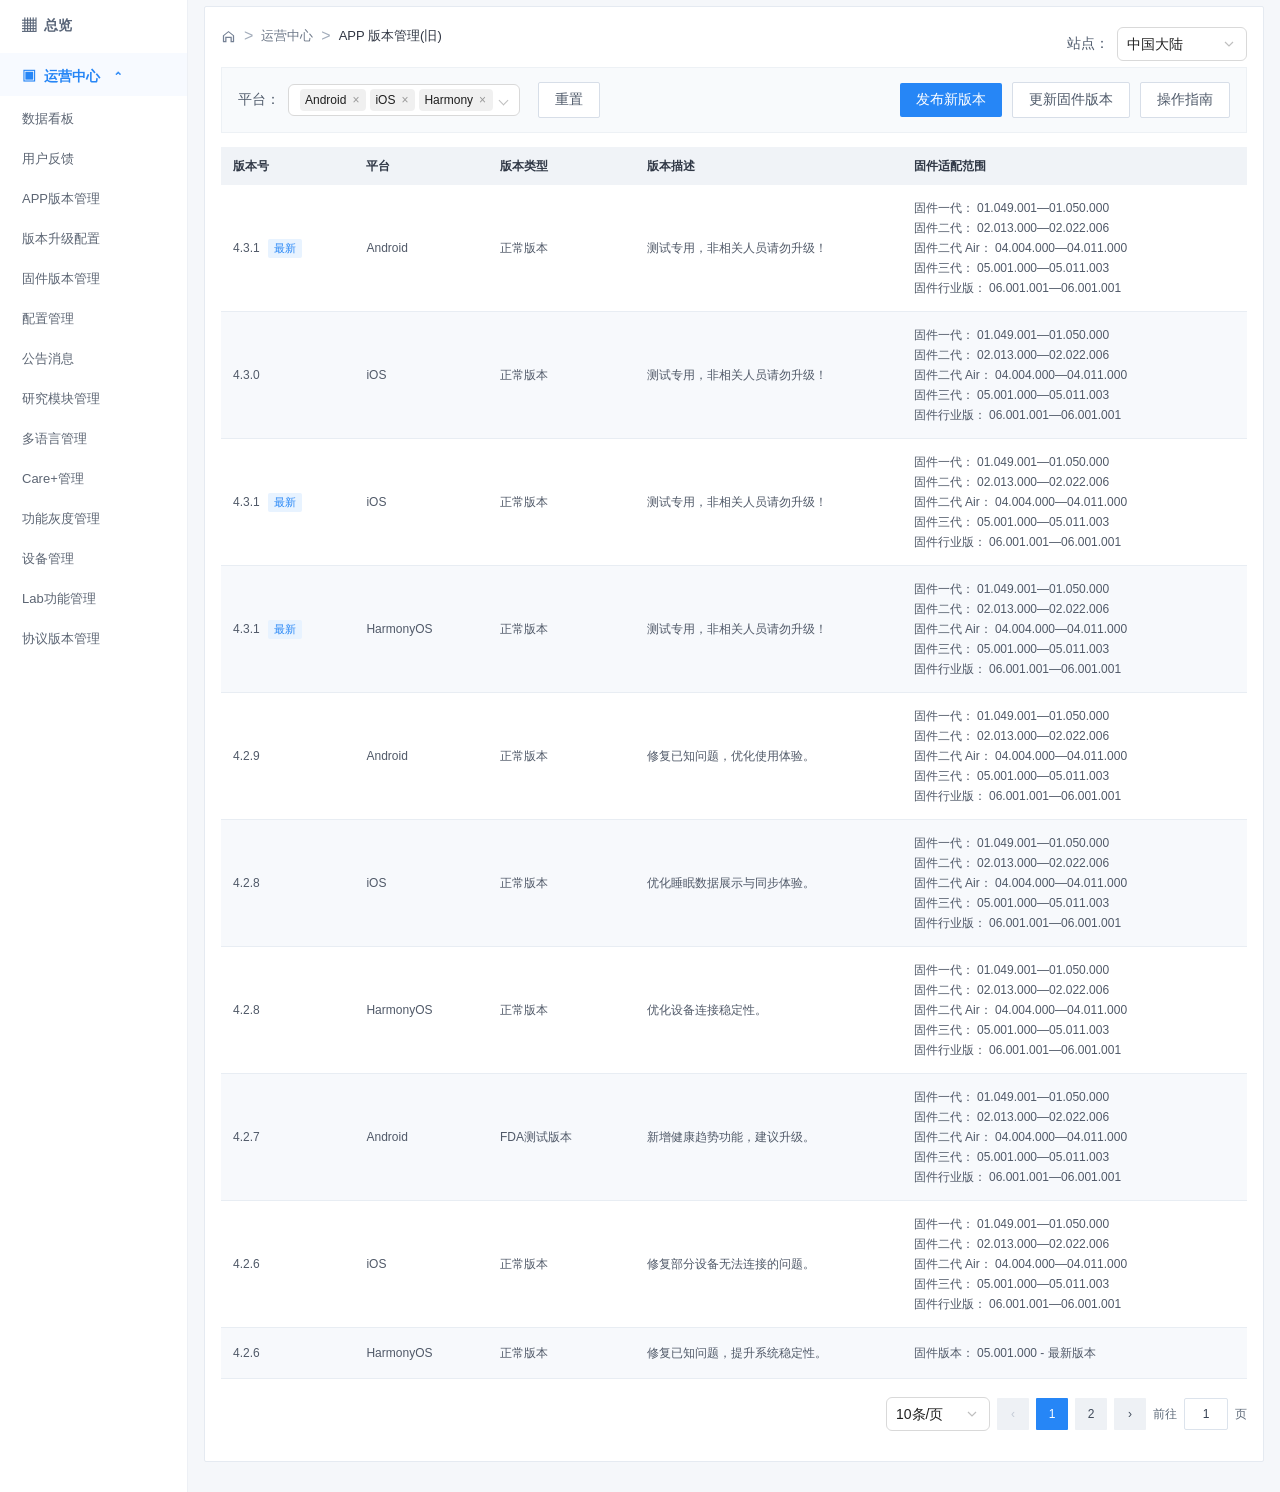
<file: app-version-legacy.html>
<!doctype html>
<html lang="zh-CN">
<head>
  <meta charset="UTF-8" />
  <meta name="viewport" content="width=device-width, initial-scale=1.0" />
  <title>APP 版本管理(旧)</title>
  <link rel="stylesheet" href="force-update.css">
  <style>
    :root { --blue:#2686f6; --line:#e9edf3; --text:#303643; --muted:#8892a3; --bg:#f5f7fa; --danger:#f35b62; }
    * { box-sizing:border-box; } body { margin:0; background:var(--bg); color:var(--text); font:14px "PingFang SC","Microsoft YaHei",Arial,sans-serif; }
    .layout { display:flex; min-height:100vh; } .side { width:148px; flex:0 0 148px; background:#fff; border-right:1px solid #edf0f5; padding-top:17px; color:#5c6573; }
    .brand { padding:0 22px 18px; font-weight:600; color:#596578; } .nav-title { padding:15px 22px 10px; color:var(--blue); font-weight:600; background:#f7faff; }
    .nav { list-style:none; margin:3px 0; padding:0; } .nav li { padding:11px 22px; white-space:nowrap; font-size:13px; } .nav li.active { color:var(--blue); background:#f0f7ff; border-right:3px solid var(--blue); } #appVersionNav { cursor:pointer; }
    .main { flex:1; padding:6px 16px 30px; min-width:1000px; } .panel { position:relative; background:#fff; min-height:calc(100vh - 12px); padding:20px 16px 30px; border:1px solid #e5eaf1; border-radius:2px; }
    h1 { margin:0 0 24px; font-size:20px; font-weight:600; } .list-header { display:flex; align-items:flex-start; justify-content:space-between; }.list-breadcrumb { margin:7px 0 18px; }.home-icon { width:15px; height:15px; fill:#748094; }.site-control { display:flex; align-items:center; gap:8px; color:#4f5b6d; }.site-control select { width:130px; min-height:32px; padding:5px 26px 5px 9px; }
    button { border:0; border-radius:2px; padding:8px 16px; font:inherit; cursor:pointer; transition:.15s; } .primary { color:#fff; background:var(--blue); } .primary:hover { background:#1475e8; } .secondary { background:#fff; border:1px solid #d7dee8; color:#4e5969; } .secondary:hover { color:var(--blue); border-color:var(--blue); }
    table { border-collapse:collapse; width:100%; table-layout:fixed; } th { height:38px; padding:0 8px; text-align:left; background:#f0f3f7; color:#303846; font-size:12px; font-weight:600; } td { padding:13px 8px; border-bottom:1px solid #e8edf3; color:#505968; font-size:12px; vertical-align:middle; } tbody tr:nth-child(even) { background:#f7f9fc; } .firmware { line-height:20px; white-space:nowrap; } .badge { display:inline-block; color:var(--blue); background:#e8f3ff; padding:2px 6px; margin-left:8px; border-radius:2px; font-size:11px; } .actions { white-space:nowrap; } .link { margin-right:12px; color:var(--blue); cursor:pointer; font-weight:600; } .delete { color:var(--danger); cursor:pointer; }
    .form-page { display:none; } .breadcrumb { display:flex; align-items:center; gap:8px; margin:0 0 22px; color:#6d7888; font-size:13px; }.breadcrumb .crumb-link { color:#4f5b6d; cursor:pointer; }.breadcrumb .crumb-current { color:#303643; }.breadcrumb b { color:#a3adbb; font-size:16px; font-weight:400; }.form-meta { display:flex; justify-content:flex-end; align-items:center; padding-bottom:14px; margin-bottom:20px; border-bottom:1px solid var(--line); }.quick { display:none; color:var(--blue); cursor:pointer; }.quick.show { display:inline; }
    .section-title { margin:0 0 19px; font-size:15px; font-weight:600; } .form-row { display:flex; align-items:flex-start; margin:0 0 18px; } .form-row > label { width:126px; padding:10px 16px 0 0; text-align:right; color:#555f6f; } .form-page > .form-row > label { box-sizing:border-box; flex:0 0 184px; width:184px; white-space:nowrap; } .required:before { content:"*"; color:#f2545b; margin-right:4px; } .control { flex:1; max-width:1000px; } input, textarea, select { width:100%; min-height:36px; border:1px solid #dce3ec; border-radius:2px; outline:none; padding:8px 10px; color:#354052; font:inherit; background:#fff; } textarea { height:66px; resize:vertical; } input:focus,textarea:focus,select:focus { border-color:var(--blue); box-shadow:0 0 0 2px #e6f2ff; }
    .platforms { display:flex; gap:16px; } .platform { position:relative; display:flex; width:128px; height:74px; align-items:center; justify-content:center; border:1px solid #e1e6ed; color:#323b47; cursor:pointer; font-size:15px; font-weight:600; } .platform.locked { cursor:not-allowed; background:#f7f9fc; opacity:.72; } .platform-icon { width:23px; height:23px; margin-right:8px; fill:currentColor; flex:0 0 auto; } .platform-icon.harmony { fill:none; stroke:currentColor; stroke-width:2; } .platform.selected { border-color:var(--blue); color:var(--blue); box-shadow:inset 0 0 0 1px var(--blue); } .platform.selected:after { content:"✓"; position:absolute; bottom:0; right:0; width:18px; height:18px; color:#fff; background:var(--blue); text-align:center; line-height:18px; font-size:12px; }
    .switch { position:relative; display:inline-block; width:38px; height:20px; vertical-align:middle; } .switch input { opacity:0; width:0; height:0; } .slider { position:absolute; inset:0; border-radius:12px; background:#dce2eb; cursor:pointer; }.slider:before { content:""; position:absolute; width:16px; height:16px; left:2px; top:2px; background:#fff; border-radius:50%; transition:.2s; }.switch input:checked + .slider { background:var(--blue); }.switch input:checked + .slider:before { transform:translateX(18px); }.switch input:disabled + .slider { cursor:not-allowed; opacity:.75; }.update-dialog-options { display:flex; align-items:center; gap:22px; min-height:36px; }.update-dialog-option { display:inline-flex; align-items:center; gap:7px; color:#505b6c; cursor:pointer; white-space:nowrap; }.update-dialog-option input { width:auto; min-height:auto; margin:0; accent-color:var(--blue); }.update-dialog-option.is-hidden { display:none; }.update-dialog-option input:disabled + span { color:#8c97a6; cursor:not-allowed; }
    .firmware-options { display:flex; gap:12px; flex-wrap:wrap; padding-top:3px; }.check { border:1px solid #dce3eb; border-radius:2px; padding:9px 16px; cursor:pointer; color:#586476; }.check input { width:auto; min-height:auto; margin:0 7px 0 0; vertical-align:middle; accent-color:var(--blue); }.firmware-configs { display:flex; flex-direction:column; gap:14px; margin-top:14px; }.firmware-card { border:1px dashed #cbd8e8; padding:0 18px 4px; background:#fff; }.firmware-card .card-title { display:flex; align-items:center; height:42px; margin-bottom:14px; border-bottom:1px solid #edf1f5; color:#334155; font-weight:600; }.firmware-card .card-title span { display:inline-flex; align-items:center; justify-content:center; min-width:42px; height:21px; margin-left:8px; padding:0 7px; border-radius:11px; color:#287ff0; background:#eaf4ff; font-size:12px; font-weight:500; }.firmware-card .form-row > label { flex:0 0 118px; width:118px; white-space:nowrap; }.range { display:flex; align-items:center; gap:8px; max-width:500px; }.range select { width:180px; }.gray-details,.recovery-details { display:none; padding-top:4px; }.gray-details.show,.recovery-details.show { display:block; }.recovery-details { width:340px; margin-top:10px; }.mini-note { color:#9aa3b1; margin:8px 0 0; font-size:12px; }.gray-range { display:flex; align-items:center; gap:12px; margin:0 0 8px; }.gray-range .range { flex:1; }.add-range,.delete-range { cursor:pointer; display:inline-block; font-size:12px; }.add-range { color:var(--blue); margin:1px 0 14px; }.delete-range { color:var(--danger); white-space:nowrap; }.radio { margin-right:25px; color:#505b6c; }.radio input { width:auto; min-height:auto; margin-right:6px; accent-color:var(--blue); }
    .filter-bar { display:flex; align-items:center; justify-content:space-between; gap:18px; padding:14px 16px; margin-bottom:14px; background:#f8fafc; border:1px solid #edf1f5; }.filter-controls,.filter-actions { display:flex; align-items:center; gap:18px; }.filter-actions { gap:10px; }.filter-item { display:flex; align-items:center; gap:8px; color:#525d6d; }.filter-item > select { width:170px; min-height:32px; padding:5px 26px 5px 9px; }#statusFilter { width:130px; }.multi-select { position:relative; }.multi-select-toggle { display:flex; align-items:center; justify-content:space-between; width:210px; min-height:32px; padding:5px 9px; color:#354052; border:1px solid #dce3ec; background:#fff; }.multi-select-toggle:after { content:"⌄"; color:#7a8696; margin-left:10px; }.multi-select-menu { display:none; position:absolute; top:36px; left:0; z-index:4; width:210px; padding:6px 0; background:#fff; border:1px solid #dce3ec; border-radius:2px; box-shadow:0 5px 15px #22314a1a; }.multi-select.open .multi-select-menu { display:block; }.multi-option { display:flex; align-items:center; gap:8px; padding:8px 12px; color:#4d596a; cursor:pointer; }.multi-option:hover { background:#f4f8fd; }.multi-option input { width:auto; min-height:auto; margin:0; accent-color:var(--blue); }.empty-state { padding:34px; text-align:center; color:#9aa3b1; background:#fff; }
    .pagination { display:flex; align-items:center; justify-content:flex-end; gap:7px; padding:18px 0 0; color:#5f6b7a; font-size:12px; }.page-size { width:104px; min-height:32px; padding:5px 25px 5px 9px; }.page-btn { width:32px; min-width:32px; height:32px; padding:0; color:#3f4a5a; background:#eef1f5; border-radius:1px; }.page-btn:hover:not(:disabled) { color:#fff; background:var(--blue); }.page-btn.active { color:#fff; background:var(--blue); }.page-btn:disabled { color:#c3cad5; cursor:not-allowed; }.page-ellipsis { display:inline-flex; align-items:center; justify-content:center; width:32px; height:32px; color:#6c7787; background:#eef1f5; }.page-jump { width:44px; min-height:32px; padding:5px; text-align:center; }.page-label { white-space:nowrap; }.site-switch-overlay { position:absolute; inset:0; z-index:7; display:flex; align-items:center; justify-content:center; padding:20px; background:rgba(255,255,255,.78); opacity:0; visibility:hidden; transition:opacity .18s ease,visibility .18s ease; }.site-switch-overlay.show { opacity:1; visibility:visible; }.site-switch-card { display:flex; align-items:center; gap:10px; padding:13px 17px; color:#334155; background:#fff; border:1px solid #dce6f2; border-radius:4px; box-shadow:0 8px 22px #26364c1a; font-size:13px; }.site-switch-spinner { width:18px; height:18px; border:2px solid #cfe4ff; border-top-color:var(--blue); border-radius:50%; animation:site-spin .7s linear infinite; }.list-page.site-switching > :not(.site-switch-overlay) { opacity:.46; transition:opacity .18s ease; } .site-control select:disabled { cursor:not-allowed; background:#f5f7fa; color:#8a94a3; } @keyframes site-spin { to { transform:rotate(360deg); } }
    .table-head { display:flex; align-items:center; justify-content:space-between; margin-bottom:10px; }.upload { display:flex; gap:8px; align-items:center; color:#8590a0; font-size:12px; }.upload-status { color:#4f8fdb; white-space:nowrap; }.template-download { color:var(--blue); text-decoration:none; cursor:pointer; }.template-download:hover { text-decoration:underline; }.language-table th { background:#f5f7fa; }.language-table th:first-child { width:170px; }.language-table td { padding:8px 10px; }.language-table textarea { min-height:50px; height:50px; overflow:hidden; resize:none; line-height:20px; }.language-table:not(.force-mode) .force-description-cell { display:none; }.file-btn { position:relative; overflow:hidden; padding:6px 12px; color:var(--blue); border:1px solid #b8d9ff; background:#f4f9ff; }.file-btn input { position:absolute; inset:0; opacity:0; cursor:pointer; }
    .conditional,.copy-site-row,.update-mode-row,.force-app-version-row { display:none; }.conditional.show,.copy-site-row.show,.update-mode-row.show,.force-app-version-row.show { display:flex; }.copy-site-options { display:flex; gap:12px; flex-wrap:wrap; padding-top:3px; }.copy-site-configs { display:flex; flex-direction:column; gap:14px; margin-top:14px; }.copy-site-config { padding:0 18px 16px; border:1px dashed #cbd8e8; background:#fbfdff; }.copy-site-config-title { height:42px; display:flex; align-items:center; margin-bottom:14px; border-bottom:1px solid #edf1f5; color:#334155; font-weight:600; }.copy-site-fields { display:grid; grid-template-columns:126px minmax(0,620px); gap:14px 16px; align-items:center; }.copy-site-fields > label { padding-right:16px; color:#555f6f; text-align:right; white-space:nowrap; }.copy-site-fields .file-btn { width:max-content; }.copy-site-config .mini-note { margin-left:8px; }.copy-shared-row.copy-hidden { display:none!important; }.update-settings-group { width:min(1000px,calc(100% - 184px)); margin:0 0 18px 184px; padding:14px 18px 2px; border:1px dashed #cbd8e8; background:#fbfdff; }.update-settings-group .form-row { margin-bottom:14px; }.update-settings-group .form-row > label { flex:0 0 174px; width:174px; padding-right:16px; white-space:nowrap; }.update-settings-group .control { max-width:760px; }.force-update-related { padding:0; }.force-app-version-row .range { max-width:500px; }.link.disabled { color:#aab4c1; cursor:not-allowed; pointer-events:none; font-weight:400; }.os-min-versions { display:flex; gap:12px; max-width:620px; }.os-version-field { display:flex; flex:1; min-width:0; align-items:stretch; border:1px solid #dce3ec; border-radius:2px; overflow:hidden; background:#fff; }.os-version-field:focus-within { border-color:var(--blue); box-shadow:0 0 0 2px #e6f2ff; }.os-version-field span { display:flex; align-items:center; padding:0 11px; color:#596679; background:#f6f8fb; border-right:1px solid #dce3ec; white-space:nowrap; }.os-version-field input { min-width:0; border:0; box-shadow:none; }.form-site { margin-right:16px; color:#7a8798; font-size:13px; }.form-actions { display:flex; align-items:center; }.form-row input[readonly] { background:#f7f9fc; color:#7e8998; cursor:not-allowed; }.form-footer { position:sticky; bottom:0; display:flex; justify-content:flex-end; gap:10px; padding:16px 0 0; background:#fff; border-top:1px solid var(--line); margin-top:24px; }.modal-backdrop { position:fixed; inset:0; z-index:10; display:none; align-items:center; justify-content:center; padding:28px; background:#1f293766; }.modal-backdrop.show { display:flex; }.modal { width:min(860px,100%); max-height:calc(100vh - 56px); overflow:auto; padding:22px 24px 20px; background:#fff; border-radius:4px; box-shadow:0 12px 34px #1520363d; }.modal-header { display:flex; align-items:center; justify-content:space-between; margin-bottom:18px; padding-bottom:16px; border-bottom:1px solid var(--line); }.modal-title { font-size:17px; font-weight:700; color:#293241; }.modal-close { padding:0 3px; color:#9aa4b2; background:transparent; font-size:22px; line-height:1; }.batch-config { margin:0 0 14px; padding:16px; border:1px dashed #cbd8e8; background:#fbfdff; }.batch-config-head { display:flex; align-items:center; justify-content:space-between; margin-bottom:15px; color:#3b4655; font-weight:600; }.batch-delete { padding:4px 0; color:var(--danger); background:transparent; font-size:12px; }.batch-fields { display:grid; grid-template-columns:128px 1fr; gap:13px 16px; align-items:center; }.batch-field-label { color:#596578; text-align:right; white-space:nowrap; }.batch-field-control { display:flex; align-items:center; gap:8px; max-width:470px; }.batch-field-control select { width:190px; }.batch-field-control .batch-site-select { width:240px; }.batch-add { margin-top:2px; padding:6px 0; color:var(--blue); background:transparent; }.modal-footer { display:flex; justify-content:flex-end; gap:10px; margin-top:22px; padding-top:16px; border-top:1px solid var(--line); }.single-activation-message { margin:10px 0 28px; color:#4d596a; font-size:15px; }.toast { position:fixed; top:22px; left:50%; transform:translateX(-50%) translateY(-80px); padding:11px 17px; background:#273244; color:#fff; border-radius:4px; box-shadow:0 4px 12px #0002; transition:.25s; z-index:11; }.toast.show { transform:translateX(-50%) translateY(0); }
    .copy-site-field-hidden { display:none!important; }.force-version-ranges { display:flex; flex-direction:column; gap:10px; }.force-version-range { display:flex; align-items:center; gap:12px; }.force-version-range .range { flex:1; }.add-force-version-range,.delete-force-version-range { display:inline-block; cursor:pointer; font-size:12px; white-space:nowrap; }.add-force-version-range { margin-top:10px; color:var(--blue); }.delete-force-version-range { color:var(--danger); }.update-settings-locked .add-force-version-range,.update-settings-locked .delete-force-version-range { color:#aeb7c4; cursor:not-allowed; pointer-events:none; }.version-status { display:inline-block; padding:2px 7px; border-radius:10px; font-size:11px; white-space:nowrap; }.version-status.effective { color:#35a36f; background:#eaf8f0; }.version-status.pending { color:#e58b27; background:#fff4e6; }
    .site-switch-overlay { position:fixed; z-index:20; }
    .firmware-update-options { display:flex; flex-wrap:wrap; gap:10px; padding-top:2px; }.firmware-update-options .check { padding:8px 13px; }.firmware-update-cards { display:flex; flex-direction:column; gap:12px; margin-top:14px; }.firmware-update-card { padding:14px 16px; border:1px dashed #cbd8e8; background:#fbfdff; }.firmware-update-card-title { margin-bottom:12px; color:#3b4655; font-weight:600; }.firmware-update-card .batch-fields { grid-template-columns:128px 1fr; }
    .update-settings-group.normal-update-layout { width:auto; margin:0 0 18px; padding:0; border:0; background:transparent; }.update-settings-group.normal-update-layout .form-row { margin-bottom:18px; }.update-settings-group.normal-update-layout .form-row > label { box-sizing:border-box; flex:0 0 184px; width:184px; padding:10px 16px 0 0; text-align:right; }.update-settings-group.normal-update-layout .control { max-width:1000px; }
    .version-table-scroll { width:100%; overflow-x:auto; }
    .version-table-scroll table { min-width:1675px; }
    .version-table-scroll th,.version-table-scroll td { padding-left:12px; padding-right:12px; overflow-wrap:anywhere; }
    .version-table-scroll .firmware { white-space:normal; }
    .version-table-scroll .actions { white-space:normal; line-height:24px; }
    .version-table-scroll .actions span { display:inline-block; white-space:nowrap; }
    .os-version-field[hidden] { display:none; }
  </style>
</head>
<body>
  <div class="layout"><aside class="side"><div class="brand">▦&nbsp; 总览</div><div class="nav-title">▣&nbsp; 运营中心　⌃</div><ul class="nav"><li>数据看板</li><li>用户反馈</li><li class="active" id="appVersionNav" role="button" tabindex="0">APP版本管理</li><li>固件版本管理</li><li>配置管理</li><li>公告消息</li><li>研究模块管理</li><li>多语言管理</li><li>Care+管理</li><li>功能灰度管理</li><li>设备管理</li><li>Lab功能管理</li><li>协议版本管理</li></ul></aside>
  <main class="main"><section class="panel list-page"><div class="list-header"><div class="breadcrumb list-breadcrumb"><svg class="home-icon" viewBox="0 0 24 24" aria-hidden="true"><path d="m12 3 9 7.5v10a.5.5 0 0 1-.5.5h-5.25v-6.5h-6.5V21H3.5a.5.5 0 0 1-.5-.5v-10L12 3Zm0 2.1-7 5.83V19h1.75v-6.5h10.5V19H19v-8.07L12 5.1Z"/></svg><b>&gt;</b><span>运营中心</span><b>&gt;</b><span class="crumb-current">APP版本管理</span></div><label class="site-control">站点：<select id="siteSelect"><option value="cn" selected>中国大陆</option><option value="us">美区</option><option value="uk">英区</option></select></label></div><div class="filter-bar"><div class="filter-controls"><div class="filter-item">平台：<div class="multi-select" id="platformFilter"><button type="button" class="multi-select-toggle" id="platformFilterToggle">Android,iOS,Harmony</button><div class="multi-select-menu"><label class="multi-option"><input type="checkbox" value="Android" checked>Android</label><label class="multi-option"><input type="checkbox" value="iOS" checked>iOS</label><label class="multi-option"><input type="checkbox" value="Harmony" checked>Harmony</label></div></div></div><button class="secondary" id="resetFilters">重置</button></div><div class="filter-actions"><button class="primary" id="publishBtn">发布新版本</button><button class="secondary" id="batchBtn">批量更新固件版本</button><button type="button" class="secondary" id="operationGuideBtn" onclick="window.open('outputs/APP与固件升级-流程图打开.html?v=20260918-guide', '_blank', 'noopener')">操作指南</button></div></div><table><colgroup><col style="width:8%"><col style="width:7%"><col style="width:14%"><col style="width:14%"><col style="width:7%"><col style="width:7%"><col style="width:9%"><col style="width:17%"></colgroup><thead><tr><th>版本号</th><th>平台</th><th>版本描述</th><th>固件适配范围</th><th>状态</th><th>操作人</th><th>更新时间</th><th>操作</th></tr></thead><tbody id="versionRows"></tbody></table><div class="pagination" id="pagination"></div></section>
  <section class="panel form-page"><div class="breadcrumb"><span>运营中心</span><b>&gt;</b><span class="crumb-link" id="backBtn">APP 版本管理</span><b>&gt;</b><span class="crumb-current" id="crumbCurrent">发布新版本</span></div>
    <div class="form-row"><label class="required">平台：</label><div class="control"><div class="platforms"><div class="platform selected" data-platform="Android"><svg class="platform-icon" viewBox="0 0 24 24" aria-hidden="true"><path d="M7.2 8.6 5.8 6.2l.9-.5L8.2 8a8.8 8.8 0 0 1 7.6 0l1.5-2.3.9.5-1.4 2.4c2 1.4 3.2 3.5 3.2 6H4c0-2.5 1.2-4.6 3.2-6ZM8.5 12.2a.8.8 0 1 0 0-1.6.8.8 0 0 0 0 1.6Zm7 0a.8.8 0 1 0 0-1.6.8.8 0 0 0 0 1.6ZM5.1 15.5h2v4.1a1 1 0 0 1-2 0v-4.1Zm11.8 0h2v4.1a1 1 0 0 1-2 0v-4.1ZM8.1 15.5h7.8v5.9a1.2 1.2 0 0 1-1.2 1.2h-1.2v-2.4h-3v2.4H9.3a1.2 1.2 0 0 1-1.2-1.2v-5.9Z"/></svg>Android</div><div class="platform" data-platform="iOS"><svg class="platform-icon" viewBox="0 0 24 24" aria-hidden="true"><path d="M16.7 12.7c0-2 1.7-3 1.8-3.1-1-.9-2.5-1-3-1-1.3-.1-2.5.8-3.1.8-.6 0-1.6-.8-2.7-.8-1.4 0-2.7.8-3.4 2-1.5 2.6-.4 6.4 1.1 8.5.7 1 1.6 2.2 2.7 2.1 1.1 0 1.5-.7 2.8-.7s1.7.7 2.8.7c1.2 0 1.9-1 2.6-2 .8-1.1 1.1-2.2 1.1-2.3-.1 0-2.7-1-2.7-4.1ZM14.6 7.2c.6-.7 1-1.6.9-2.5-.9 0-1.9.6-2.5 1.3-.5.6-1 1.5-.9 2.4 1 .1 1.9-.5 2.5-1.2Z"/></svg>iOS</div><div class="platform" data-platform="HarmonyOS"><svg class="platform-icon harmony" viewBox="0 0 24 24" aria-hidden="true"><path d="M4 15.5c.7-4.7 3.4-7.5 8-7.5s7.3 2.8 8 7.5c-2.2 1-4.8 1.5-8 1.5s-5.8-.5-8-1.5Z"/><path d="M7.3 17.5h9.4M9.5 20h5" stroke-linecap="round"/></svg>HarmonyOS</div></div></div></div>
    <div class="form-row"><label class="required">版本号：</label><div class="control"><input id="version" placeholder="例如：4.3.2" /></div></div>
    <div class="form-row os-min-version-row" id="osMinVersionRow"><label class="required">操作系统最低版本：</label><div class="control"><div class="os-min-versions"><label class="os-version-field" data-os-platform="Android"><span>Android</span><input id="androidMinOsVersion" inputmode="numeric" placeholder="如 16"></label><label class="os-version-field" data-os-platform="iOS" hidden><span>iOS</span><input id="iosMinOsVersion" inputmode="decimal" placeholder="例如：16.00.00"></label><label class="os-version-field" data-os-platform="HarmonyOS" hidden><span>Harmony</span><input id="harmonyMinOsVersion" inputmode="decimal" placeholder="如 3.0.0"></label></div></div></div>
    <div class="form-row"><label class="required">固件版本：</label><div class="control"><div class="firmware-options"><label class="check"><input type="checkbox" checked data-fw="Gen1">Gen1</label><label class="check"><input type="checkbox" data-fw="Gen2">Gen2</label><label class="check"><input type="checkbox" data-fw="Gen2 Air">Gen2 Air</label><label class="check"><input type="checkbox" data-fw="Gen3">Gen3</label><label class="check"><input type="checkbox" data-fw="行业版">行业版</label></div><div class="firmware-configs" id="firmwareCards"></div></div></div>
    <div class="form-row"><label>功能灰度配置：</label><div class="control"><label class="switch"><input type="checkbox" id="recoveryToggle"><span class="slider"></span></label><span class="mini-note">开启后请选择配置名称</span><div class="recovery-details" id="recoveryDetails"><select id="recoveryConfig" aria-label="配置名称"><option value="">请选择配置名称</option><option value="sleep">睡眠功能灰度配置</option><option value="health">健康数据同步灰度配置</option><option value="device">戒指新功能灰度配置</option><option value="home">首页卡片灰度配置</option></select></div></div></div>
    <div class="form-row"><label>APP灰度开关：</label><div class="control"><label class="switch"><input type="checkbox" id="appGray"><span class="slider"></span></label><span class="mini-note">开启后无需上传 APK 或填写应用商店链接</span></div></div>
    <div class="form-row copy-site-row" id="copySiteRow"><label class="required">站点：</label><div class="control"><div class="copy-site-options" id="copySiteOptions"></div><div class="copy-site-configs" id="copySiteConfigs"></div></div></div>
    <div class="form-row conditional show android-only apk-field copy-shared-row"><label class="required">APK 文件：</label><div class="control"><button class="file-btn">＋ 点击上传<input type="file" accept=".apk" id="apk"></button><span id="apkName" class="mini-note"></span></div></div>
    <div class="form-row conditional ios-only url-field copy-shared-row"><label class="required">URL：</label><div class="control"><input id="appUrl" placeholder="请输入应用商店链接" /></div></div>
    <div class="form-row conditional show android-only copy-shared-row"><label class="required">AndroidAppId：</label><div class="control"><input id="androidAppId" value="com.szjztech.ringconn" /></div></div>
    <div class="form-row copy-shared-row"><label class="required">协议版本：</label><div class="control"><select id="protocolVersion"><option value="">请选择协议版本</option><option value="4.4.0">4.4.0</option><option value="2.2.0">2.2.0</option></select></div></div>
    <div class="form-row update-mode-row" id="updateModeRow"><label class="required">更新方式：</label><div class="control"><label class="radio"><input type="radio" name="update" value="normal" checked>非强制更新</label><label class="radio"><input type="radio" name="update" value="force">强制更新</label><p class="mini-note" id="updateModeLockNote"></p></div></div>
    <section class="update-settings-group" id="updateSettingsGroup"><div class="form-row force-app-version-row force-update-related" id="forceAppVersionRow"><label class="required">需强制更新APP版本：</label><div class="control"><div class="force-version-ranges" id="forceAppVersionRanges"><div class="force-version-range"><div class="range"><select class="force-app-version-start" aria-label="需强制更新开始版本"></select><span>—</span><select class="force-app-version-end" aria-label="需强制更新结束版本"></select></div><span class="delete-force-version-range">删除区间</span></div></div><span class="add-force-version-range">新增</span><p class="mini-note">开始版本和结束版本均为必选；相邻区间的开始版本需大于等于上一区间的结束版本</p></div></div><div class="form-row update-dialog-row"><label>显示升级弹窗：</label><div class="control"><div class="update-dialog-options"><label class="update-dialog-option"><input type="radio" name="versionUpdateDialog" value="show" id="normalUpdateDialog"><span id="normalUpdateDialogText">显示</span></label><label class="update-dialog-option"><input type="radio" name="versionUpdateDialog" value="hide" id="hideUpdateDialog" checked><span>不显示</span></label><label class="update-dialog-option is-hidden" id="forceUpdateDialogOption"><input type="checkbox" id="forceUpdateDialog"><span>显示强制更新弹窗</span></label></div><span class="mini-note" id="updateDialogNote"></span></div></div></section>
    <div class="form-row"><label id="descriptionLabel" class="required">版本描述：</label><div class="control"><div class="table-head"><span id="descriptionHint">请填写各语种对应描述</span><div class="upload"><button class="file-btn">上传描述<input type="file" accept=".xlsx" id="xlsx"></button><span>文件大小 ≤ 5M</span><a class="template-download" href="outputs/app-version-update-description-template/APP更新描述模板.xlsx?v=20260911-version-description" download="APP更新描述模板.xlsx">下载模板</a><span class="upload-status" id="descriptionUploadStatus"></span></div></div><table class="language-table"><thead><tr><th>语种</th><th class="required">版本描述</th></tr></thead><tbody id="languages"></tbody></table></div></div>
    <div class="form-footer"><button class="secondary" id="cancelBtn">取消</button><button class="primary" id="submitBtn">发布</button></div>
  </section></main></div><div class="modal-backdrop" id="batchModal" role="dialog" aria-modal="true" aria-labelledby="batchModalTitle"><div class="modal"><div class="modal-header"><strong class="modal-title" id="batchModalTitle">批量更新固件版本</strong><button class="modal-close" id="batchClose" aria-label="关闭">×</button></div><div id="batchConfigs"></div><button class="batch-add" id="batchAdd">＋ 添加站点配置</button><div class="modal-footer"><button class="secondary" id="batchCancel">取消</button><button class="primary" id="batchSubmit">提交</button></div></div></div><div class="toast" id="toast"></div>
  <div class="site-switch-overlay" id="siteSwitchOverlay" role="status" aria-live="polite" aria-busy="false"><div class="site-switch-card"><span class="site-switch-spinner" aria-hidden="true"></span><span id="siteSwitchText">正在切换站点…</span></div></div>
  <script>
    document.querySelector('table thead th:last-child').textContent='操作';
    document.querySelector('.force-app-version-row .mini-note').textContent='开始版本和结束版本均为必选；相邻区间的开始版本需大于等于上一区间的结束版本';
    // Temporary visibility flags; retain existing configuration for future restoration.
    const showUpdateModeField=false,showForceDescriptions=false;
    const showAppVersionStatus=false,showAppVersionActivation=false;
    const siteData={
      cn:[['4.3.1','安卓','测试专用，非相关人员请勿升级！','一般更新','李莹灿','2026-08-24 17:15:11',''],['4.3.0','iOS','测试专用，非相关人员请勿升级！','一般更新','李莹灿','2026-08-24 17:14:49',''],['4.3.1','iOS','测试专用，非相关人员请勿升级！','一般更新','李莹灿','2026-08-24 17:14:28','最新'],['4.3.1','HarmonyOS','测试专用，非相关人员请勿升级！','一般更新','李莹灿','2026-08-24 17:14:12','最新'],['4.2.9','安卓','修复已知问题，优化使用体验。','强制更新','李莹灿','2026-08-20 10:42:16',''],['4.2.8','iOS','优化睡眠数据展示与同步体验。','一般更新','王明','2026-08-19 16:22:31',''],['4.2.8','HarmonyOS','优化设备连接稳定性。','一般更新','王明','2026-08-19 16:19:05',''],['4.2.7','安卓','新增健康趋势功能，建议升级。','强制更新','赵悦','2026-08-16 09:47:20',''],['4.2.6','iOS','修复部分设备无法连接的问题。','一般更新','赵悦','2026-08-13 14:35:09',''],['4.2.6','HarmonyOS','修复已知问题，提升系统稳定性。','一般更新','赵悦','2026-08-13 14:31:42',''],['4.2.5','安卓','优化消息推送与电量显示。','一般更新','李莹灿','2026-08-09 10:12:30','']],
      global:[['4.3.2','iOS','Performance improvements and bug fixes.','一般更新','Sophie Lee','2026-08-25 09:30:18','最新'],['4.3.2','HarmonyOS','Performance improvements and bug fixes.','一般更新','Sophie Lee','2026-08-25 09:28:02',''],['4.3.1','安卓','Improve sleep insights and connection stability.','强制更新','Sophie Lee','2026-08-23 16:20:43',''],['4.3.0','iOS','New health trends and enhanced app stability.','一般更新','Mia Chen','2026-08-21 11:43:06',''],['4.3.0','HarmonyOS','New health trends and enhanced app stability.','一般更新','Mia Chen','2026-08-21 11:39:44',''],['4.2.9','安卓','A smoother experience with updated connection logic.','一般更新','Mia Chen','2026-08-19 18:14:27',''],['4.2.8','iOS','Important security and performance improvements.','强制更新','Alex Wang','2026-08-16 14:20:15',''],['4.2.8','HarmonyOS','Important security and performance improvements.','强制更新','Alex Wang','2026-08-16 14:18:33',''],['4.2.7','安卓','Improved device pairing and notification delivery.','一般更新','Alex Wang','2026-08-13 09:11:58',''],['4.2.6','iOS','Fixed known issues and optimized data sync.','一般更新','Sophie Lee','2026-08-10 16:32:49',''],['4.2.6','HarmonyOS','Fixed known issues and optimized data sync.','一般更新','Sophie Lee','2026-08-10 16:29:12','']]
    };
    const sessionDataKey='app-version-admin-site-data';
    function restoreSessionData(){try{const saved=JSON.parse(sessionStorage.getItem(sessionDataKey));if(saved&&Array.isArray(saved.cn)&&Array.isArray(saved.global)){siteData.cn=saved.cn;siteData.global=saved.global}}catch{sessionStorage.removeItem(sessionDataKey)}}
    function persistSessionData(){sessionStorage.setItem(sessionDataKey,JSON.stringify(siteData))}
    restoreSessionData();
    function normalizeUpdateMethods(){Object.values(siteData).forEach(rows=>rows.forEach(row=>{if(row[3]==='一般更新')row[3]='非强制更新'}))}
    normalizeUpdateMethods();
    const firmware='固件一代： 01.049.001—01.050.000<br>固件二代： 02.013.000—02.022.006<br>固件二代 Air： 04.004.000—04.011.000<br>固件三代： 05.001.000—05.011.003<br>固件行业版： 06.001.001—06.001.001';
    const langs=['中文','英语','繁体中文','德语','法语','日语','西班牙语','阿拉伯语','捷克语','波兰语','土耳其语','芬兰语','意大利语','匈牙利语','罗马尼亚语','韩语','立陶宛语','马来语'];
    const aiDescriptions=['本次更新优化设备连接稳定性，修复已知问题并提升整体使用体验。','This update improves device connection stability, fixes known issues, and enhances the overall experience.','本次更新優化裝置連線穩定性、修正已知問題，並提升整體使用體驗。','Dieses Update verbessert die Stabilität der Geräteverbindung, behebt bekannte Probleme und optimiert die Nutzung.','Cette mise à jour améliore la stabilité de la connexion de l’appareil, corrige des problèmes connus et améliore l’expérience globale.','このアップデートでは、デバイス接続の安定性を向上させ、既知の問題を修正し、全体的な利用体験を改善しました。','Esta actualización mejora la estabilidad de la conexión del dispositivo, corrige problemas conocidos y mejora la experiencia general.','يعمل هذا التحديث على تحسين استقرار اتصال الجهاز وإصلاح المشكلات المعروفة وتحسين تجربة الاستخدام بشكل عام.','Tato aktualizace zlepšuje stabilitu připojení zařízení, opravuje známé problémy a zlepšuje celkový uživatelský zážitek.','Ta aktualizacja poprawia stabilność połączenia urządzenia, usuwa znane problemy i usprawnia ogólne korzystanie z aplikacji.','Bu güncelleme cihaz bağlantısı kararlılığını artırır, bilinen sorunları düzeltir ve genel kullanım deneyimini iyileştirir.','Tämä päivitys parantaa laiteyhteyden vakautta, korjaa tunnettuja ongelmia ja parantaa käyttökokemusta.','Questo aggiornamento migliora la stabilità della connessione del dispositivo, risolve problemi noti e migliora l’esperienza d’uso.','Ez a frissítés javítja az eszközkapcsolat stabilitását, kijavítja az ismert hibákat és fejleszti a használati élményt.','Această actualizare îmbunătățește stabilitatea conexiunii dispozitivului, remediază problemele cunoscute și îmbunătățește experiența generală.','이번 업데이트에서는 기기 연결 안정성을 개선하고 알려진 문제를 수정하여 전반적인 사용 경험을 향상했습니다.','Šis naujinimas pagerina įrenginio ryšio stabilumą, ištaiso žinomas problemas ir pagerina bendrą naudojimo patirtį.','Kemas kini ini meningkatkan kestabilan sambungan peranti, membaiki isu yang diketahui dan menambah baik pengalaman penggunaan keseluruhan.'];
    const siteSelect=document.querySelector('#siteSelect'),versionRows=document.querySelector('#versionRows'),versionInput=document.querySelector('#version'),list=document.querySelector('.list-page'),form=document.querySelector('.form-page'),crumbCurrent=document.querySelector('#crumbCurrent'),formSite=document.querySelector('#formSite'),quickEdit=document.querySelector('#quickEdit'),updateModeRow=document.querySelector('#updateModeRow'),submitButton=document.querySelector('#submitBtn'),platformFilter=document.querySelector('#platformFilter'),platformFilterToggle=document.querySelector('#platformFilterToggle'),pagination=document.querySelector('#pagination');
    const statusFilter=document.createElement('select'),statusFilterItem=document.createElement('label');statusFilter.id='statusFilter';statusFilter.innerHTML='<option value="all" selected>所有状态</option><option value="已生效">已生效</option><option value="待生效">待生效</option>';statusFilterItem.className='filter-item';statusFilterItem.textContent='状态：';statusFilterItem.append(statusFilter);document.querySelector('#resetFilters').before(statusFilterItem);statusFilterItem.style.display=showAppVersionStatus?'':'none';
    const activateButton=document.createElement('button');activateButton.className='secondary';activateButton.id='activateBtn';activateButton.textContent='一键生效';activateButton.style.display='none';document.querySelector('#batchBtn').after(activateButton);document.body.insertAdjacentHTML('beforeend','<div class="modal-backdrop" id="activationModal" role="dialog" aria-modal="true" aria-labelledby="activationModalTitle"><div class="modal"><div class="modal-header"><strong class="modal-title" id="activationModalTitle">一键生效</strong><button class="modal-close" id="activationClose" aria-label="关闭">×</button></div><div id="activationConfigs"></div><button class="batch-add" id="activationAdd">＋ 添加生效站点</button><div class="modal-footer"><button class="secondary" id="activationCancel">取消</button><button class="primary" id="activationSubmit">提交</button></div></div></div><div class="modal-backdrop" id="singleActivationModal" role="dialog" aria-modal="true" aria-labelledby="singleActivationModalTitle"><div class="modal" style="width:min(440px,100%)"><div class="modal-header"><strong class="modal-title" id="singleActivationModalTitle">一键生效</strong><button class="modal-close" id="singleActivationClose" aria-label="关闭">×</button></div><p class="single-activation-message">确定生效该版本吗？</p><div class="modal-footer"><button class="secondary" id="singleActivationCancel">取消</button><button class="primary" id="singleActivationConfirm">确定</button></div></div></div>');
    let currentSite='cn',formMode='publish',editIndex=null,pageSize=10,currentPage=1,copySourceSite='',copySourceRow=null,batchConfigs=[],activationConfigs=[],copySiteConfigState={};
    const siteSwitchOverlay=document.querySelector('#siteSwitchOverlay'),siteSwitchText=document.querySelector('#siteSwitchText');
    let siteSwitchInProgress=false;
    const usesSiteConfigs=()=>formMode==='publish'||formMode==='copy';
    const activeRows=()=>siteData[currentSite];
    const listTable=document.querySelector('.list-page table'),listColumnWidths=['100px','100px','110px','200px','310px','90px','85px','150px','260px'];
    const tableScroll=document.createElement('div');tableScroll.className='version-table-scroll';listTable.before(tableScroll);tableScroll.append(listTable);
    const versionTypeColumn=document.createElement('col'),versionTypeHeader=document.createElement('th');versionTypeColumn.style.width=listColumnWidths[2];versionTypeHeader.textContent='版本类型';listTable.querySelector('colgroup').children[1].after(versionTypeColumn);listTable.querySelector('thead th:nth-child(2)').after(versionTypeHeader);[...listTable.querySelectorAll('colgroup col')].forEach((column,index)=>column.style.width=listColumnWidths[index]);if(!showAppVersionStatus){listTable.querySelector('colgroup').children[5].remove();listTable.querySelector('thead tr').children[5].remove();}if(!showAppVersionActivation)listTable.querySelector('colgroup').lastElementChild.style.width='200px';
    document.querySelector('.form-page .form-row').insertAdjacentHTML('afterend','<div class="form-row" id="versionTypeRow"><label class="required">版本类型：</label><div class="control"><label class="radio"><input type="radio" name="versionType" value="正常版本" checked>正常版本</label><label class="radio"><input type="radio" name="versionType" value="FDA测试版本">FDA测试版本</label></div></div>');
    const selectedVersionType=()=>document.querySelector('input[name="versionType"]:checked')?.value||'正常版本';
    function setVersionType(type='正常版本'){const value=type==='FDA测试版本'?'FDA测试版本':'正常版本';document.querySelectorAll('input[name="versionType"]').forEach(input=>input.checked=input.value===value)}
    function setVersionTypeReadonly(readonly){document.querySelectorAll('input[name="versionType"]').forEach(input=>input.disabled=readonly)}
    const siteOptions=[{value:'cn',label:'中国大陆'},{value:'us',label:'美区'},{value:'uk',label:'英区'}];
    const firmwareVersions=['01.001.003','01.001.007','01.049.001','01.050.000','02.013.000','02.022.006','05.011.003','06.001.001'];
    const dataPartition=site=>site==='cn'?'cn':'global';
    const siteName=site=>siteOptions.find(option=>option.value===site)?.label||'';
    function compareAppVersions(start,end){const startParts=start.split('.').map(Number),endParts=end.split('.').map(Number);for(let index=0;index<3;index+=1){if(startParts[index]!==endParts[index])return startParts[index]-endParts[index]}return 0}
    const availableAppVersions=()=>[...new Set(activeRows().map(row=>row[0]))].sort(compareAppVersions);
    const appVersionsForSite=site=>[...new Set(siteData[dataPartition(site)].map(row=>row[0]))].sort(compareAppVersions);
    const platformKey=row=>labelToPlatform(row[1]);
    const latestVersionForPlatform=(row,rows=activeRows())=>rows.filter(item=>platformKey(item)===platformKey(row)).map(item=>item[0]).sort(compareAppVersions).at(-1)||'';
    const canEditVersionRow=(row,rows=activeRows())=>Boolean(row)&&row[0]===latestVersionForPlatform(row,rows);
    function ensureForceAppVersionRanges(){for(const rows of Object.values(siteData)){const versions=[...new Set(rows.map(row=>row[0]))].sort(compareAppVersions);rows.forEach(row=>{if(row[3]!=='强制更新')return;const config=row[8]||{},ranges=Array.isArray(config.appRanges)&&config.appRanges.length?config.appRanges:[{start:config.appStart||versions[0]||'',end:config.appEnd??row[0]}],normalized=ranges.map(range=>({start:range.start||'',end:range.end||''}));row[8]={...config,appRanges:normalized,appStart:normalized[0].start,appEnd:normalized[0].end}})}}
    ensureForceAppVersionRanges();
    function ensureVersionStatusExamples(){[['cn','4.2.9','安卓'],['global','4.2.8','iOS']].forEach(([partition,version,platform])=>{const row=siteData[partition].find(item=>item[0]===version&&item[1]===platform);if(row&&!row[12])row[11]='待生效'})}
    ensureVersionStatusExamples();
    function ensureVersionStatuses(){Object.values(siteData).forEach(rows=>rows.forEach(row=>{if(row[11]==='未生效')row[11]='待生效';else if(!row[11])row[11]='已生效'}))}
    ensureVersionStatuses();
    function ensureVersionTypes(){Object.values(siteData).forEach(rows=>rows.forEach(row=>{if(!row[13])row[13]='正常版本'}));[['cn','4.2.7','安卓'],['global','4.2.8','iOS']].forEach(([partition,version,platform])=>{const row=siteData[partition].find(item=>item[0]===version&&item[1]===platform);if(row&&row[13]==='正常版本')row[13]='FDA测试版本'})}
    ensureVersionTypes();
    function ensureOpenEndedFirmwareExamples(){[['cn','4.2.6','HarmonyOS','05.001.000'],['global','4.3.2','HarmonyOS','04.004.000']].forEach(([partition,version,platform,start])=>{const row=siteData[partition].find(item=>item[0]===version&&item[1]===platform);if(row)row[10]={...(row[10]||{}),start,end:''}})}
    ensureOpenEndedFirmwareExamples();
    const currentSiteName=()=>siteSelect.options[siteSelect.selectedIndex].text;
    function setSiteSwitchLoading(loading,targetName='',targetList=list,targetSelect=siteSelect){siteSwitchText.textContent=loading?`正在切换至${targetName}…`:'';siteSwitchOverlay.classList.toggle('show',loading);siteSwitchOverlay.setAttribute('aria-busy',String(loading));targetList.classList.toggle('site-switching',loading);targetList.setAttribute('aria-busy',String(loading));targetSelect.disabled=loading}
    function switchSite(site){if(siteSwitchInProgress)return;siteSwitchInProgress=true;const targetName=siteName(site);setSiteSwitchLoading(true,targetName);window.setTimeout(()=>{currentSite=dataPartition(site);currentPage=1;renderRows();setSiteSwitchLoading(false);siteSwitchInProgress=false;toast(`站点已切换到${targetName}`)},520)}
    const toast=t=>{const e=document.querySelector('#toast');e.textContent=t;e.classList.add('show');setTimeout(()=>e.classList.remove('show'),2200)};
    const platformToLabel=platform=>platform;
    const labelToPlatform=label=>label==='安卓'?'Android':label;
    function selectedPlatforms(){return [...platformFilter.querySelectorAll('input:checked')].map(input=>input.value)}
    function updatePlatformFilterLabel(){const selected=selectedPlatforms();platformFilterToggle.textContent=selected.length?selected.join(','):'请选择平台'}
    function rowPlatform(row){return row[1]==='安卓'?'Android':row[1]==='HarmonyOS'?'Harmony':row[1]}
    function pageItems(total){if(total<=7)return Array.from({length:total},(_,index)=>index+1);if(currentPage<=4)return [1,2,3,4,5,'…',total];if(currentPage>=total-3)return [1,'…',total-4,total-3,total-2,total-1,total];return [1,'…',currentPage-1,currentPage,currentPage+1,'…',total]}
    function renderPagination(totalPages){pagination.innerHTML=`<select class="page-size" id="pageSize"><option value="10" ${pageSize===10?'selected':''}>10条/页</option><option value="20" ${pageSize===20?'selected':''}>20条/页</option><option value="50" ${pageSize===50?'selected':''}>50条/页</option></select><button class="page-btn" data-page="prev" ${currentPage===1?'disabled':''}>‹</button>${pageItems(totalPages).map(item=>item==='…'?'<span class="page-ellipsis">…</span>':`<button class="page-btn ${item===currentPage?'active':''}" data-page="${item}">${item}</button>`).join('')}<button class="page-btn" data-page="next" ${currentPage===totalPages?'disabled':''}>›</button><span class="page-label">前往</span><input class="page-jump" id="pageJump" value="${currentPage}" inputmode="numeric"><span class="page-label">页</span>`}
    function filteredRows(){const platforms=selectedPlatforms(),status=showAppVersionStatus?statusFilter.value:'all';return activeRows().map((row,index)=>({row,index})).filter(({row})=>platforms.includes(rowPlatform(row))&&(status==='all'||versionStatus(row)===status))}
    const descriptionLanguage=()=>currentSite==='cn'?'中文':'英语';
    const rowDescription=row=>{const descriptions=row[7]?.normal||row[7];return descriptions?.[descriptionLanguage()]||row[2]};
    const forceAppVersionRange=row=>{const ranges=row[8]?.appRanges?.length?row[8].appRanges:row[8]?.appStart?[{start:row[8].appStart,end:row[8].appEnd}]:[];return ranges.length?ranges.map(range=>`${range.start}${range.end?`—${range.end}`:''}`).join('；'):'—'};
    const versionStatus=row=>row[11]||'已生效';
    const versionType=row=>row[13]||'正常版本';
    const firmwareDisplay=row=>row[10]?.configs?Object.entries(row[10].configs).map(([model,config])=>`${model}： ${config.start} - ${config.end}`).join('<br>'):row[10]?.start?`固件版本： ${row[10].start} - ${row[10].end||'最新版本'}`:firmware;
    function renderRows(){const rows=filteredRows();const totalPages=Math.max(1,Math.ceil(rows.length/pageSize));currentPage=Math.min(currentPage,totalPages);const pageRows=rows.slice((currentPage-1)*pageSize,currentPage*pageSize);versionRows.innerHTML=pageRows.length?pageRows.map(({row:r,index})=>{const isLatest=canEditVersionRow(r),canActivate=versionStatus(r)!=='已生效';return `<tr><td>${r[0]}${isLatest?'<span class="badge">最新</span>':''}</td><td>${labelToPlatform(r[1])}</td><td>${rowDescription(r)}</td><td class="firmware">${firmwareDisplay(r)}</td>${showAppVersionStatus?`<td><span class="version-status ${versionStatus(r)==='已生效'?'effective':'pending'}">${versionStatus(r)}</span></td>`: ''}<td>${r[4]}</td><td>${r[5]}</td><td class="actions"><span class="link edit" data-index="${index}">查看与编辑</span><span class="link copy" data-index="${index}">复制</span><span style="display:${showAppVersionActivation?'inline':'none'}" class="link ${canActivate?'single-activate':'disabled'}" ${canActivate?`data-index="${index}"`: 'aria-disabled="true"'}>一键生效</span><span class="delete">删除</span></td></tr>`}).join(''):'<tr><td class="empty-state" colspan="${showAppVersionStatus?9:8}">暂无符合筛选条件的数据</td></tr>';renderPagination(totalPages)}
    const defaultRenderRows=renderRows;
    renderRows=function(){defaultRenderRows();versionRows.querySelectorAll('tr').forEach(rowElement=>{const editLink=rowElement.querySelector('.edit');if(!editLink){rowElement.querySelector('.empty-state')?.setAttribute('colspan',showAppVersionStatus?'9':'8');return}const typeCell=document.createElement('td');typeCell.textContent=versionType(activeRows()[Number(editLink.dataset.index)]);rowElement.children[1].after(typeCell)})}
    const languageTable=document.querySelector('.language-table');languageTable.querySelector('thead tr').insertAdjacentHTML('beforeend','<th class="force-description-cell required">APP 强制更新描述</th>');document.querySelector('#languages').innerHTML=langs.map(x=>`<tr><td>${x}</td><td><textarea class="normal-description" placeholder="请输入${x} 版本描述"></textarea></td><td class="force-description-cell"><textarea class="force-description" placeholder="请输入${x} APP 强制更新描述"></textarea></td></tr>`).join('');
    function autoResize(textarea){textarea.style.height='auto';textarea.style.height=`${Math.max(50,textarea.scrollHeight)}px`}
    function syncDescriptionHeights(){document.querySelectorAll('#languages textarea').forEach(autoResize)}
    function collectDescriptions(){return Object.fromEntries([...document.querySelectorAll('#languages .normal-description')].map((textarea,index)=>[langs[index],textarea.value.trim()]))}
    function collectForceDescriptions(){return Object.fromEntries([...document.querySelectorAll('#languages .force-description')].map((textarea,index)=>[langs[index],textarea.value.trim()]))}
    function populateDescriptions(descriptions){document.querySelectorAll('#languages .normal-description').forEach((textarea,index)=>textarea.value=descriptions?.[langs[index]]||'');syncDescriptionHeights()}
    function populateForceDescriptions(descriptions){document.querySelectorAll('#languages .force-description').forEach((textarea,index)=>textarea.value=descriptions?.[langs[index]]||'');syncDescriptionHeights()}
    function populateAiDescriptions(source){const sourceIndex=/[\u4e00-\u9fff]/i.test(source)?0:1;populateDescriptions(Object.fromEntries(langs.map((language,index)=>[language,index===sourceIndex?source:aiDescriptions[index]])))}
    document.querySelectorAll('#languages textarea').forEach(textarea=>textarea.addEventListener('input',()=>autoResize(textarea)));syncDescriptionHeights();
    function rangeRow(){return `<div class="gray-range"><div class="range"><input class="gray-range-start" inputmode="numeric" pattern="[0-9]*" placeholder="起始范围如 1"><span>—</span><input class="gray-range-end" inputmode="numeric" pattern="[0-9]*" placeholder="结束范围如 9999"></div><span class="delete-range">删除范围</span></div>`}
    function card(name){return `<section class="firmware-card" data-card="${name}"><div class="card-title">固件版本配置 <span>${name}</span></div><div class="form-row"><label>固件版本：</label><div class="control" style="padding-top:10px">${name}</div></div><div class="form-row"><label>适配固件：</label><div class="control"><div class="range"><select class="firmware-range-select"><option value="">请选择固件开始版本</option><option value="01.001.003">01.001.003</option><option value="01.049.001">01.049.001</option><option value="02.013.000">02.013.000</option></select><span>—</span><select class="firmware-range-select"><option value="">请选择固件结束版本</option><option value="01.001.007">01.001.007</option><option value="01.050.000">01.050.000</option><option value="02.022.006">02.022.006</option><option value="06.001.001">06.001.001</option></select></div></div></div><div class="form-row"><label>固件灰度配置：</label><div class="control"><label class="switch"><input type="checkbox" class="gray-toggle"><span class="slider"></span></label><div class="gray-details"><div class="form-row"><label>特殊 IDs：</label><div class="control"><input class="gray-special-ids" placeholder="请输入特殊 IDs"></div></div><div class="form-row"><label>尾号数：</label><div class="control"><input class="gray-tail-number" placeholder="请输入尾号数"></div></div><div class="form-row"><label>范围：</label><div class="control"><div class="gray-ranges">${rangeRow()}</div><span class="add-range">＋ 增加范围</span></div></div><div class="form-row"><label>灰度版本：</label><div class="control"><select class="gray-version"><option value="">请选择固件版本</option><option value="01.049.001">01.049.001</option><option value="05.011.003">05.011.003</option></select></div></div><div class="form-row"><label>升级方式：</label><div class="control"><label class="radio"><input type="radio" name="gray-${name}" checked>非强制升级</label><label class="radio"><input type="radio" name="gray-${name}">强制升级</label></div></div></div></div></section>`}
    function syncRangeActions(details){const lines=details.querySelectorAll('.gray-range');lines.forEach(line=>line.querySelector('.delete-range').style.display=lines.length>1?'inline-block':'none')}
    function renderCards(preserve=false){const existingCards=preserve?collectFormSettings().cards:null,cards=document.querySelector('#firmwareCards');cards.innerHTML=[...document.querySelectorAll('[data-fw]:checked')].map(x=>card(x.dataset.fw)).join('');cards.querySelectorAll('.gray-details').forEach(syncRangeActions);if(existingCards)restoreFirmwareCards(existingCards);cards.querySelectorAll('.gray-special-ids').forEach(input=>input.placeholder='用户 userId，如15196,15197');cards.querySelectorAll('.gray-tail-number').forEach(input=>input.placeholder='用户 userId最后一位数字，如 1,3,4');cards.querySelectorAll('.firmware-range-select').forEach(select=>select.closest('.form-row').querySelector('label').classList.add('required'));cards.querySelectorAll('.gray-version').forEach(select=>select.closest('.form-row').querySelector('label').classList.add('required'))}
    const recoveryToggle=document.querySelector('#recoveryToggle'),recoveryDetails=document.querySelector('#recoveryDetails'),recoveryConfig=document.querySelector('#recoveryConfig'),appGrayToggle=document.querySelector('#appGray'),appUrl=document.querySelector('#appUrl'),apkInput=document.querySelector('#apk'),apkName=document.querySelector('#apkName'),androidAppId=document.querySelector('#androidAppId'),protocolVersion=document.querySelector('#protocolVersion'),xlsxInput=document.querySelector('#xlsx'),descriptionUploadStatus=document.querySelector('#descriptionUploadStatus');
    function collectFormSettings(){const cards=Object.fromEntries([...document.querySelectorAll('.firmware-card')].map(card=>{const [start,end]=card.querySelectorAll('.firmware-range-select'),grayToggle=card.querySelector('.gray-toggle'),grayDetails=card.querySelector('.gray-details'),grayRadios=card.querySelectorAll('input[type="radio"]');return [card.dataset.card,{start:start.value,end:end.value,gray:grayToggle.checked,specialIds:card.querySelector('.gray-special-ids').value,tailNumber:card.querySelector('.gray-tail-number').value,ranges:[...card.querySelectorAll('.gray-range')].map(range=>({start:range.querySelector('.gray-range-start').value,end:range.querySelector('.gray-range-end').value})),grayVersion:card.querySelector('.gray-version').value,grayMode:grayRadios[1].checked?'force':'normal',grayVisible:grayDetails.classList.contains('show')}] }));return {firmwareSelected:[...document.querySelectorAll('[data-fw]:checked')].map(input=>input.dataset.fw),cards,recovery:{enabled:recoveryToggle.checked,config:recoveryConfig.value},appGray:appGrayToggle.checked,appUrl:appUrl.value,androidAppId:androidAppId.value,protocolVersion:protocolVersion.value,normalUpdateDialog:normalUpdateDialog.checked,forceUpdateDialog:forceUpdateDialog.checked,hasExistingApk}}
    function restoreFirmwareCards(cardsSettings){Object.entries(cardsSettings||{}).forEach(([name,config])=>{const card=document.querySelector(`.firmware-card[data-card="${name}"]`);if(!card)return;const [start,end]=card.querySelectorAll('.firmware-range-select');start.value=config.start||'';end.value=config.end||'';const grayToggle=card.querySelector('.gray-toggle'),details=card.querySelector('.gray-details');grayToggle.checked=Boolean(config.gray);details.classList.toggle('show',Boolean(config.gray));card.querySelector('.gray-special-ids').value=config.specialIds||'';card.querySelector('.gray-tail-number').value=config.tailNumber||'';const ranges=config.ranges?.length?config.ranges:[{start:'',end:''}];card.querySelector('.gray-ranges').innerHTML=ranges.map(()=>rangeRow()).join('');card.querySelectorAll('.gray-range').forEach((range,index)=>{range.querySelector('.gray-range-start').value=ranges[index].start||'';range.querySelector('.gray-range-end').value=ranges[index].end||''});syncRangeActions(details);card.querySelector('.gray-version').value=config.grayVersion||'';card.querySelectorAll('input[type="radio"]')[config.grayMode==='force'?1:0].checked=true})}
    function restoreFormSettings(settings){if(!settings)return;document.querySelectorAll('[data-fw]').forEach(input=>input.checked=(settings.firmwareSelected||[]).includes(input.dataset.fw));renderCards();restoreFirmwareCards(settings.cards);recoveryToggle.checked=Boolean(settings.recovery?.enabled);recoveryConfig.value=settings.recovery?.config||'';recoveryDetails.classList.toggle('show',recoveryToggle.checked);appGrayToggle.checked=Boolean(settings.appGray);appUrl.value=settings.appUrl||appUrl.value;androidAppId.value=settings.androidAppId||androidAppId.value;protocolVersion.value=settings.protocolVersion||protocolVersion.value;normalUpdateDialog.checked=Boolean(settings.normalUpdateDialog??settings.updateDialog);document.querySelector('#hideUpdateDialog').checked=!normalUpdateDialog.checked;forceUpdateDialog.checked=Boolean(settings.forceUpdateDialog);hasExistingApk=Boolean(settings.hasExistingApk)||hasExistingApk;if(hasExistingApk)apkName.textContent='已上传：RingConn-release.apk';syncPlatformFields()}
    let hasExistingApk=false;
    const storeUrls={cn:'https://itunes.apple.com/cn/app/id6479988118',global:'https://itunes.apple.com/cn/app/id6444470583'},harmonyStoreUrl='https://appgallery.huawei.com/app/detail?id=com.szjztech.ringconn.hm';
    const defaultAppUrl=(site,platform='')=>platform==='HarmonyOS'?harmonyStoreUrl:storeUrls[dataPartition(site)];
    const defaultAndroidAppId=site=>dataPartition(site)==='cn'?'com.szjztech.ringconn':'com.gdjztech.ringconn';
    function syncOsPlatformFields(){const platform=document.querySelector('.platform.selected')?.dataset.platform;document.querySelectorAll('[data-os-platform]').forEach(field=>{field.hidden=field.dataset.osPlatform!==platform;field.querySelector('input').required=!field.hidden})}
    function syncPlatformFields(){syncOsPlatformFields();const platform=document.querySelector('.platform.selected').dataset.platform;const isAndroid=platform==='Android';document.querySelectorAll('.android-only').forEach(x=>x.classList.toggle('show',isAndroid));document.querySelectorAll('.ios-only').forEach(x=>x.classList.toggle('show',!isAndroid));document.querySelectorAll('.apk-field').forEach(x=>x.classList.toggle('show',isAndroid&&!appGrayToggle.checked));document.querySelectorAll('.url-field').forEach(x=>x.classList.toggle('show',!isAndroid&&!appGrayToggle.checked));syncCopySiteConfigFields()}
    function setPlatform(platform){document.querySelectorAll('.platform').forEach(item=>item.classList.toggle('selected',item.dataset.platform===platform));if(platform!=='Android')appUrl.value=defaultAppUrl(siteSelect.value,platform);syncCopySiteUrlDefaults(platform);syncPlatformFields()}
    const forceUpdate=document.querySelector('input[name="update"][value="force"]'),normalUpdate=document.querySelector('input[name="update"][value="normal"]'),copySiteRow=document.querySelector('#copySiteRow'),copySiteOptions=document.querySelector('#copySiteOptions'),copySiteConfigs=document.querySelector('#copySiteConfigs'),updateSettingsGroup=document.querySelector('#updateSettingsGroup'),forceAppVersionRow=document.querySelector('#forceAppVersionRow'),forceVersionRangesEl=document.querySelector('#forceAppVersionRanges'),osMinVersionRow=document.querySelector('#osMinVersionRow'),androidMinOsVersion=document.querySelector('#androidMinOsVersion'),iosMinOsVersion=document.querySelector('#iosMinOsVersion'),harmonyMinOsVersion=document.querySelector('#harmonyMinOsVersion'),normalUpdateDialog=document.querySelector('#normalUpdateDialog'),normalUpdateDialogText=document.querySelector('#normalUpdateDialogText'),forceUpdateDialog=document.querySelector('#forceUpdateDialog'),forceUpdateDialogOption=document.querySelector('#forceUpdateDialogOption'),updateDialogNote=document.querySelector('#updateDialogNote'),updateModeLockNote=document.querySelector('#updateModeLockNote'),descriptionLabel=document.querySelector('#descriptionLabel'),descriptionHint=document.querySelector('#descriptionHint');
    const forceVersionRangeValues=()=>[...forceVersionRangesEl.querySelectorAll('.force-version-range')].map(row=>({start:row.querySelector('.force-app-version-start').value,end:row.querySelector('.force-app-version-end').value,row}));
    const editingLatestAppVersion=()=>{const row=formMode==='edit'&&editIndex!==null?activeRows()[editIndex]:null;return row&&canEditVersionRow(row)?row[0]:''};
    const forceVersionOptions=(placeholder,selected,type)=>{const latestVersion=editingLatestAppVersion(),versions=availableAppVersions().filter(version=>!latestVersion||type!=='end'||compareAppVersions(version,latestVersion)<0);return `<option value="">${placeholder}</option>${versions.map(version=>`<option value="${version}" ${version===selected?'selected':''}>${version}</option>`).join('')}`};
    const forceVersionRangeMarkup=(range={})=>`<div class="force-version-range"><div class="range"><select class="force-app-version-start" aria-label="需强制更新开始版本">${forceVersionOptions('请选择开始版本',range.start,'start')}</select><span>—</span><select class="force-app-version-end" aria-label="需强制更新结束版本">${forceVersionOptions('请选择结束版本',range.end,'end')}</select></div><span class="delete-force-version-range">删除区间</span></div>`;
    function syncForceVersionRangeActions(){const ranges=forceVersionRangesEl.querySelectorAll('.force-version-range');ranges.forEach(range=>range.querySelector('.delete-force-version-range').style.display=ranges.length>1?'inline-block':'none')}
    function setForceAppVersionRanges(ranges=[{start:'',end:''}]){const normalized=ranges.length?ranges:[{start:'',end:''}];forceVersionRangesEl.innerHTML=normalized.map(forceVersionRangeMarkup).join('');syncForceVersionRangeActions()}
    function renderForceAppVersionOptions(){setForceAppVersionRanges(forceVersionRangeValues().map(range=>({start:range.start,end:range.end})))}
    function forceVersionRangeIssue(requireStart=false,requireEnd=false){const ranges=forceVersionRangeValues(),latestVersion=editingLatestAppVersion();for(let index=0;index<ranges.length;index+=1){const range=ranges[index],previous=ranges[index-1];if(requireStart&&!range.start)return {message:'请选择需强制更新开始版本',field:range.row.querySelector('.force-app-version-start')};if(requireEnd&&range.start&&!range.end)return {message:'请选择需强制更新结束版本',field:range.row.querySelector('.force-app-version-end')};if(latestVersion&&range.end&&compareAppVersions(range.end,latestVersion)>=0)return {message:'结束版本必须小于APP最新版本',field:range.row.querySelector('.force-app-version-end')};if(range.start&&range.end&&compareAppVersions(range.start,range.end)>0)return {message:'开始版本需要小于等于结束版本',field:range.row.querySelector('.force-app-version-end')};if(index>0&&range.start){if(!previous.end)return {message:'请先选择上一个区间的结束版本',field:previous.row.querySelector('.force-app-version-end')};if(compareAppVersions(range.start,previous.end)<0)return {message:'开始版本需要大于等于上一个区间的结束版本',field:range.row.querySelector('.force-app-version-start')}}}return null}
    function renderCopySiteOptions(){const isPublish=formMode==='publish',sourcePartition=dataPartition(copySourceSite),options=isPublish?siteOptions:sourcePartition==='global'?siteOptions.filter(option=>option.value!==copySourceSite).sort((a,b)=>dataPartition(a.value)==='global'?-1:1):siteOptions.filter(option=>dataPartition(option.value)!==sourcePartition);copySiteOptions.innerHTML=options.map((option,index)=>`<label class="check"><input type="checkbox" value="${option.value}" ${isPublish?(option.value===siteSelect.value?'checked':''):(index===0?'checked':'')}>${option.label}</label>`).join('');copySiteConfigState={};renderCopySiteConfigs()}
    const copyTargetSites=()=>[...copySiteOptions.querySelectorAll('input:checked')].map(input=>input.value);
    const copyTargetPartitions=()=>[...new Set(copyTargetSites().map(dataPartition))];
    const copySiteConfigTitle=partition=>partition==='cn'?'中国大陆站点配置':'美区 / 英区共享配置';
    const selectedFormPlatform=()=>document.querySelector('.platform.selected')?.dataset.platform||'Android';
    const defaultCopySiteConfig=partition=>({url:defaultAppUrl(partition,selectedFormPlatform()),androidAppId:defaultAndroidAppId(partition),protocolVersion:'',hasApk:false});
    const sourceSharedCopySiteConfig=()=>({url:appUrl.value||defaultAppUrl(copySourceSite,selectedFormPlatform()),androidAppId:androidAppId.value||defaultAndroidAppId(copySourceSite),protocolVersion:protocolVersion.value,hasApk:hasExistingApk});
    const initialCopySiteConfig=partition=>formMode==='copy'&&dataPartition(copySourceSite)==='global'&&partition==='global'?sourceSharedCopySiteConfig():defaultCopySiteConfig(partition);
    function captureCopySiteConfigs(){copySiteConfigs.querySelectorAll('[data-copy-partition]').forEach(card=>{const partition=card.dataset.copyPartition,previous=copySiteConfigState[partition]||initialCopySiteConfig(partition),apk=card.querySelector('.copy-apk');copySiteConfigState[partition]={url:card.querySelector('.copy-app-url').value,androidAppId:card.querySelector('.copy-android-app-id').value,protocolVersion:card.querySelector('.copy-protocol-version').value,hasApk:Boolean(apk.files.length)||previous.hasApk}})}
    function renderCopySiteConfigs(){captureCopySiteConfigs();copySiteConfigs.innerHTML=copyTargetPartitions().map(partition=>{const config=copySiteConfigState[partition]||initialCopySiteConfig(partition);copySiteConfigState[partition]=config;return `<section class="copy-site-config" data-copy-partition="${partition}"><div class="copy-site-config-title">${copySiteConfigTitle(partition)}</div><div class="copy-site-fields"><label class="required copy-config-apk">APK 文件：</label><div class="copy-config-apk"><button class="file-btn">＋ 点击上传<input type="file" accept=".apk" class="copy-apk"></button><span class="copy-apk-name mini-note">${config.hasApk?'已上传：RingConn-release.apk':''}</span></div><label class="required copy-config-url">URL：</label><div class="copy-config-url"><input class="copy-app-url" value="${config.url}" placeholder="请输入应用商店链接"></div><label class="required copy-config-android">AndroidAppId：</label><div class="copy-config-android"><input class="copy-android-app-id" value="${config.androidAppId}"></div><label class="required">协议版本：</label><div><select class="copy-protocol-version"><option value="">请选择协议版本</option><option value="4.4.0" ${config.protocolVersion==='4.4.0'?'selected':''}>4.4.0</option><option value="2.2.0" ${config.protocolVersion==='2.2.0'?'selected':''}>2.2.0</option></select></div></div></section>`}).join('');syncCopySiteConfigFields()}
    function syncCopySiteUrlDefaults(platform){if(!usesSiteConfigs())return;copySiteConfigs.querySelectorAll('[data-copy-partition]').forEach(card=>{const partition=card.dataset.copyPartition,config=copySiteConfigState[partition]||initialCopySiteConfig(partition),url=defaultAppUrl(partition,platform);config.url=url;copySiteConfigState[partition]=config;card.querySelector('.copy-app-url').value=url})}
    function syncCopySiteConfigFields(){if(!copySiteConfigs)return;const platform=document.querySelector('.platform.selected')?.dataset.platform,isAndroid=platform==='Android',isGray=appGrayToggle.checked;copySiteConfigs.querySelectorAll('.copy-config-apk').forEach(item=>item.classList.toggle('copy-site-field-hidden',!isAndroid||isGray));copySiteConfigs.querySelectorAll('.copy-config-url').forEach(item=>item.classList.toggle('copy-site-field-hidden',isAndroid||isGray));copySiteConfigs.querySelectorAll('.copy-config-android').forEach(item=>item.classList.toggle('copy-site-field-hidden',!isAndroid))}
    function syncForceUpdate(){const force=forceUpdate.checked;forceAppVersionRow.classList.toggle('show',force);updateSettingsGroup.classList.toggle('normal-update-layout',!force);normalUpdateDialogText.textContent='显示';document.querySelector('#hideUpdateDialog').checked=!normalUpdateDialog.checked;forceUpdateDialogOption.classList.add('is-hidden');forceUpdateDialog.checked=force;forceUpdateDialog.disabled=force;descriptionLabel.classList.add('required');languageTable.classList.toggle('force-mode',force&&showForceDescriptions);updateDialogNote.textContent='';descriptionHint.textContent='请填写各语种对应描述'}
    function setUpdateSettingsReadonly(locked){updateModeRow.classList.toggle('update-settings-locked',locked);updateSettingsGroup.classList.toggle('update-settings-locked',locked);[normalUpdate,forceUpdate,...forceAppVersionRow.querySelectorAll('select')].forEach(control=>control.disabled=locked);forceUpdateDialog.disabled=forceUpdate.checked;updateModeLockNote.textContent=locked?'仅同站点、同平台最新版本可修改更新方式和需强制更新APP版本':''}
    function resetForm(){versionInput.value='';versionInput.readOnly=false;appGrayToggle.checked=false;recoveryToggle.checked=false;recoveryConfig.value='';recoveryDetails.classList.remove('show');apkInput.value='';apkName.textContent='';hasExistingApk=false;androidAppId.value=defaultAndroidAppId(siteSelect.value);protocolVersion.value='';copySiteConfigState={};copySiteConfigs.innerHTML='';setForceAppVersionRanges();androidMinOsVersion.value='';iosMinOsVersion.value='';harmonyMinOsVersion.value='';xlsxInput.value='';descriptionUploadStatus.textContent='';document.querySelectorAll('#languages textarea').forEach(textarea=>textarea.value='');syncDescriptionHeights();document.querySelectorAll('[data-fw]').forEach((input,index)=>input.checked=index===0);renderCards();normalUpdate.checked=true;normalUpdateDialog.checked=false;document.querySelector('#hideUpdateDialog').checked=true;forceUpdateDialog.checked=false;setPlatform('Android');syncForceUpdate()}
    const defaultResetForm=resetForm;
    resetForm=function(){defaultResetForm();setVersionType('正常版本');setVersionTypeReadonly(false)};
    function showList(){form.style.display='none';list.style.display='block';window.scrollTo(0,0)}
    const batchModal=document.querySelector('#batchModal'),batchConfigsEl=document.querySelector('#batchConfigs'),batchAdd=document.querySelector('#batchAdd'),batchSubmit=document.querySelector('#batchSubmit');
    const blankBatchConfig=()=>({site:'cn',appStart:'',appEnd:'',firmwareStart:'',firmwareEnd:''});
    const selectOptions=(options,placeholder,selected)=>`<option value="">${placeholder}</option>${options.map(option=>`<option value="${option}" ${option===selected?'selected':''}>${option}</option>`).join('')}`;
    function renderBatchConfigs(){batchConfigsEl.innerHTML=batchConfigs.map((config,index)=>{const apps=appVersionsForSite(config.site),sites=siteOptions.map(option=>`<option value="${option.value}" ${option.value===config.site?'selected':''}>${option.label}</option>`).join('');return `<section class="batch-config"><div class="batch-config-head"><span>站点配置 ${index+1}</span>${batchConfigs.length>1?`<button class="batch-delete" data-batch-delete="${index}">删除</button>`:''}</div><div class="batch-fields"><span class="batch-field-label">站点：</span><div class="batch-field-control"><select class="batch-site-select" data-batch-index="${index}" data-batch-field="site">${sites}</select></div><span class="batch-field-label">APP版本：</span><div class="batch-field-control"><select data-batch-index="${index}" data-batch-field="appStart">${selectOptions(apps,'请选择开始版本',config.appStart)}</select><span>—</span><select data-batch-index="${index}" data-batch-field="appEnd">${selectOptions(apps,'结束版本（可不选）',config.appEnd)}</select></div><span class="batch-field-label">固件版本：</span><div class="batch-field-control"><select data-batch-index="${index}" data-batch-field="firmwareStart">${selectOptions(firmwareVersions,'请选择开始版本',config.firmwareStart)}</select><span>—</span><select data-batch-index="${index}" data-batch-field="firmwareEnd">${selectOptions(firmwareVersions,'结束版本（可不选）',config.firmwareEnd)}</select></div></div></section>`}).join('')}
    function openBatchModal(){batchConfigs=[blankBatchConfig()];renderBatchConfigs();batchModal.classList.add('show')}
    const closeBatchModal=()=>batchModal.classList.remove('show');
    function batchRangeMessage(config){if(config.appStart&&config.appEnd&&compareAppVersions(config.appStart,config.appEnd)>0)return '开始版本需要小于等于结束版本';if(config.firmwareStart&&config.firmwareEnd&&compareFirmwareVersions(config.firmwareStart,config.firmwareEnd)>0)return '开始版本需要小于等于结束版本';return ''}
    const hasDuplicateBatchSite=()=>new Set(batchConfigs.map(config=>config.site)).size!==batchConfigs.length;
    function validateBatchConfigs(){if(hasDuplicateBatchSite()){toast('站点重复');return false}for(const config of batchConfigs){if(!config.appStart){toast('请选择 APP 开始版本');return false}if(!config.firmwareStart){toast('请选择固件开始版本');return false}const message=batchRangeMessage(config);if(message){toast(message);return false}}return true}
    function applyBatchFirmwareUpdate(){if(!validateBatchConfigs())return;batchConfigs.forEach(config=>{siteData[dataPartition(config.site)].forEach(row=>{if(compareAppVersions(row[0],config.appStart)>=0&&(!config.appEnd||compareAppVersions(row[0],config.appEnd)<=0)){row[10]={start:config.firmwareStart,end:config.firmwareEnd};row[11]='待生效'}})});persistSessionData();renderRows();closeBatchModal();toast('各个站点数据已更新')}
    const activationModal=document.querySelector('#activationModal'),activationConfigsEl=document.querySelector('#activationConfigs'),activationAdd=document.querySelector('#activationAdd'),activationSubmit=document.querySelector('#activationSubmit');
    const blankActivationConfig=(site='cn')=>({site,appStart:'',appEnd:''});
    function renderActivationConfigs(){activationConfigsEl.innerHTML=activationConfigs.map((config,index)=>{const apps=config.site?appVersionsForSite(config.site):[],sites=`<option value="">请选择生效站点</option>${siteOptions.map(option=>`<option value="${option.value}" ${option.value===config.site?'selected':''}>${option.label}</option>`).join('')}`;return `<section class="batch-config"><div class="batch-config-head"><span>生效站点 ${index+1}</span>${activationConfigs.length>1?`<button class="batch-delete" data-activation-delete="${index}">删除</button>`:''}</div><div class="batch-fields"><span class="batch-field-label">生效站点：</span><div class="batch-field-control"><select class="batch-site-select" data-activation-index="${index}" data-activation-field="site">${sites}</select></div><span class="batch-field-label">APP版本：</span><div class="batch-field-control"><select data-activation-index="${index}" data-activation-field="appStart">${selectOptions(apps,'请选择开始版本',config.appStart)}</select><span>—</span><select data-activation-index="${index}" data-activation-field="appEnd">${selectOptions(apps,'结束版本（可不选）',config.appEnd)}</select></div></div></section>`}).join('')}
    function openActivationModal(){activationConfigs=[blankActivationConfig()];renderActivationConfigs();activationModal.classList.add('show')}
    const closeActivationModal=()=>activationModal.classList.remove('show');
    const hasDuplicateActivationSite=()=>new Set(activationConfigs.map(config=>config.site)).size!==activationConfigs.length;
    const activationRangeMessage=config=>config.appStart&&config.appEnd&&compareAppVersions(config.appStart,config.appEnd)>0?'开始版本需要小于等于结束版本':'';
    function validateActivationConfigs(){if(hasDuplicateActivationSite()){toast('站点重复');return false}for(const config of activationConfigs){if(!config.site){toast('请选择生效站点');return false}if(!config.appStart){toast('请选择 APP 开始版本');return false}const message=activationRangeMessage(config);if(message){toast(message);return false}}return true}
    function applyVersionActivation(){if(!validateActivationConfigs())return;activationConfigs.forEach(config=>siteData[dataPartition(config.site)].forEach(row=>{if(compareAppVersions(row[0],config.appStart)>=0&&(!config.appEnd||compareAppVersions(row[0],config.appEnd)<=0)&&versionStatus(row)!=='已生效'){row[11]='已生效';row[12]=true}}));persistSessionData();renderRows();closeActivationModal();toast('站点 APP 版本已生效')}
    const singleActivationModal=document.querySelector('#singleActivationModal');
    let singleActivationTargetIndex=null;
    const closeSingleActivationModal=()=>{singleActivationTargetIndex=null;singleActivationModal.classList.remove('show')};
    function openSingleActivationModal(index){singleActivationTargetIndex=index;singleActivationModal.classList.add('show')}
    function applySingleVersionActivation(){const row=activeRows()[singleActivationTargetIndex];if(!row){closeSingleActivationModal();return}row[11]='已生效';row[12]=true;persistSessionData();renderRows();closeSingleActivationModal();toast('版本已生效')}
    function setFormReadonly(readonly){form.classList.toggle('read-only',readonly);form.querySelectorAll('input,select,textarea').forEach(control=>control.disabled=readonly);submitButton.style.display=readonly?'none':''}
    function openForm(mode,row=null,index=null,sourceSite=siteSelect.value){
      formMode=mode;editIndex=index;
      const isEdit=mode==='edit',isView=mode==='view',isCopy=mode==='copy',isPublish=mode==='publish',isExisting=isEdit||isView||isCopy;
      copySourceSite=isCopy?sourceSite:'';copySourceRow=isCopy?row:null;
      crumbCurrent.textContent=isEdit?'查看与编辑版本':isView?'查看版本':isCopy?'复制版本':'发布新版本';
      copySiteRow.classList.toggle('show',usesSiteConfigs());updateModeRow.classList.toggle('show',showUpdateModeField);
      submitButton.textContent=isEdit?'保存':isCopy?'复制并发布':'发布';
      document.querySelectorAll('.platform').forEach(item=>item.classList.toggle('locked',isEdit||isView));
      document.querySelectorAll('.copy-shared-row').forEach(item=>item.classList.toggle('copy-hidden',usesSiteConfigs()));
      setFormReadonly(false);
      setUpdateSettingsReadonly(false);
      resetForm();
      if(isPublish)renderCopySiteOptions();
      if(isExisting){
        versionInput.value=row[0];versionInput.readOnly=isEdit||isView;setPlatform(labelToPlatform(row[1]));
        document.querySelectorAll('.firmware-range-select').forEach(select=>select.selectedIndex=1);
        protocolVersion.value='4.4.0';hasExistingApk=labelToPlatform(row[1])==='Android';apkName.textContent=hasExistingApk?'已上传：RingConn-release.apk':'';
        restoreFormSettings(row[9]);forceUpdate.checked=row[3]==='强制更新';normalUpdate.checked=!forceUpdate.checked;
        setForceAppVersionRanges(row[8]?.appRanges?.length?row[8].appRanges:[{start:row[8]?.appStart||(forceUpdate.checked?availableAppVersions()[0]||'':''),end:row[8]?.appEnd||''}]);
        androidMinOsVersion.value=row[8]?.android||'';iosMinOsVersion.value=row[8]?.ios||'';harmonyMinOsVersion.value=row[8]?.harmony||'';
        if(row[7]){const normalDescriptions=row[7].normal||row[7];populateDescriptions(normalDescriptions);populateForceDescriptions(row[7].force||(forceUpdate.checked?normalDescriptions:{}));descriptionUploadStatus.textContent='已上传翻译'}else{populateAiDescriptions(row[2]);populateForceDescriptions(forceUpdate.checked?collectDescriptions():{});descriptionUploadStatus.textContent=''}
        if(isCopy)renderCopySiteOptions();syncForceUpdate();
        if(isEdit)setUpdateSettingsReadonly(!canEditVersionRow(row));
      }
      if(isView)setFormReadonly(true);
      list.style.display='none';form.style.display='block';window.scrollTo(0,0)
    }
    const defaultOpenForm=openForm;
    openForm=function(mode,row=null,index=null,sourceSite=siteSelect.value){defaultOpenForm(mode,row,index,sourceSite);setVersionType(row?versionType(row):'正常版本');setVersionTypeReadonly(mode==='edit'||mode==='view')}
    renderRows();renderCards();
    siteSelect.onchange=()=>switchSite(siteSelect.value);
    document.querySelector('#publishBtn').onclick=()=>openForm('publish');document.querySelector('#backBtn').onclick=showList;document.querySelector('#cancelBtn').onclick=showList;document.querySelector('#batchBtn').onclick=openBatchModal;document.querySelector('#batchClose').onclick=closeBatchModal;document.querySelector('#batchCancel').onclick=closeBatchModal;batchAdd.onclick=()=>{batchConfigs.push(blankBatchConfig());renderBatchConfigs()};batchSubmit.onclick=applyBatchFirmwareUpdate;activateButton.onclick=openActivationModal;document.querySelector('#activationClose').onclick=closeActivationModal;document.querySelector('#activationCancel').onclick=closeActivationModal;activationAdd.onclick=()=>{activationConfigs.push(blankActivationConfig(''));renderActivationConfigs()};activationSubmit.onclick=applyVersionActivation;document.querySelector('#singleActivationClose').onclick=closeSingleActivationModal;document.querySelector('#singleActivationCancel').onclick=closeSingleActivationModal;document.querySelector('#singleActivationConfirm').onclick=applySingleVersionActivation;const goToAppVersionList=()=>{closeBatchModal();closeActivationModal();closeSingleActivationModal();showList()};document.querySelector('#appVersionNav').onclick=goToAppVersionList;document.querySelector('#appVersionNav').onkeydown=event=>{if(event.key==='Enter'||event.key===' '){event.preventDefault();goToAppVersionList()}};
    document.querySelectorAll('[data-fw]').forEach(input=>input.onchange=()=>renderCards(true));recoveryToggle.onchange=()=>recoveryDetails.classList.toggle('show',recoveryToggle.checked);appGrayToggle.onchange=syncPlatformFields;document.querySelectorAll('.platform').forEach(item=>item.onclick=()=>{if(formMode==='edit'||formMode==='view')return;setPlatform(item.dataset.platform)});document.querySelectorAll('input[name="update"]').forEach(input=>input.onchange=syncForceUpdate);platformFilterToggle.onclick=()=>platformFilter.classList.toggle('open');platformFilter.querySelectorAll('input').forEach(input=>input.onchange=()=>{currentPage=1;updatePlatformFilterLabel();renderRows()});statusFilter.onchange=()=>{currentPage=1;renderRows()};document.querySelector('#resetFilters').onclick=()=>{platformFilter.querySelectorAll('input').forEach(input=>input.checked=true);statusFilter.value='all';currentPage=1;updatePlatformFilterLabel();renderRows()};
    document.addEventListener('change',event=>{if(event.target.closest('#copySiteOptions')){renderCopySiteConfigs();return}if(event.target.classList.contains('copy-apk')){const card=event.target.closest('[data-copy-partition]'),partition=card.dataset.copyPartition,config=copySiteConfigState[partition]||defaultCopySiteConfig(partition);config.hasApk=Boolean(event.target.files.length);copySiteConfigState[partition]=config;card.querySelector('.copy-apk-name').textContent=config.hasApk?'已选择：RingConn-release.apk':''}if(event.target.classList.contains('gray-toggle'))event.target.closest('.control').querySelector('.gray-details').classList.toggle('show',event.target.checked);if(event.target.classList.contains('firmware-range-select')){const [start,end]=event.target.closest('.firmware-card').querySelectorAll('.firmware-range-select');if(start.value&&end.value&&compareFirmwareVersions(start.value,end.value)>0)toast('开始版本需要小于等于结束版本')}if(event.target.classList.contains('force-app-version-start')||event.target.classList.contains('force-app-version-end')){const issue=forceVersionRangeIssue();if(issue)toast(issue.message)}if(event.target.dataset.activationField){const config=activationConfigs[Number(event.target.dataset.activationIndex)],field=event.target.dataset.activationField;config[field]=event.target.value;if(field==='site'){config.appStart='';config.appEnd='';renderActivationConfigs();if(hasDuplicateActivationSite())toast('站点重复')}else{const message=activationRangeMessage(config);if(message)toast(message)}}if(event.target.dataset.batchField){const config=batchConfigs[Number(event.target.dataset.batchIndex)],field=event.target.dataset.batchField;config[field]=event.target.value;if(field==='site'){config.appStart='';config.appEnd='';renderBatchConfigs();if(hasDuplicateBatchSite())toast('站点重复')}else{const message=batchRangeMessage(config);if(message)toast(message)}}});document.addEventListener('input',event=>{if(event.target.classList.contains('gray-range-start')||event.target.classList.contains('gray-range-end')){event.target.value=event.target.value.replace(/\D/g,'');const range=event.target.closest('.gray-range'),start=range.querySelector('.gray-range-start'),end=range.querySelector('.gray-range-end');if(/^\d+$/.test(start.value)&&/^\d+$/.test(end.value)&&BigInt(start.value)>BigInt(end.value))toast('起始范围需要小于等于结束范围')}if(event.target===androidMinOsVersion)event.target.value=event.target.value.replace(/\D/g,'').replace(/^0+/,'');if(event.target===iosMinOsVersion||event.target===harmonyMinOsVersion)event.target.value=event.target.value.replace(/[^\d.]/g,'')});
    document.addEventListener('click',event=>{if(!platformFilter.contains(event.target))platformFilter.classList.remove('open');const addForceRange=event.target.closest('.add-force-version-range'),deleteForceRange=event.target.closest('.delete-force-version-range'),singleActivate=event.target.closest('.single-activate');if(singleActivate){const row=activeRows()[Number(singleActivate.dataset.index)];if(row&&versionStatus(row)!=='已生效')openSingleActivationModal(Number(singleActivate.dataset.index));return}if(addForceRange){if(updateModeRow.classList.contains('update-settings-locked'))return;const ranges=forceVersionRangeValues().map(range=>({start:range.start,end:range.end}));ranges.push({start:'',end:''});setForceAppVersionRanges(ranges);return}if(deleteForceRange){if(updateModeRow.classList.contains('update-settings-locked'))return;const ranges=forceVersionRangeValues().map(range=>({start:range.start,end:range.end}));if(ranges.length>1){ranges.splice([...forceVersionRangesEl.querySelectorAll('.force-version-range')].indexOf(deleteForceRange.closest('.force-version-range')),1);setForceAppVersionRanges(ranges)}return}const activationDelete=event.target.closest('[data-activation-delete]');if(activationDelete){activationConfigs.splice(Number(activationDelete.dataset.activationDelete),1);renderActivationConfigs();return}const batchDelete=event.target.closest('[data-batch-delete]');if(batchDelete){batchConfigs.splice(Number(batchDelete.dataset.batchDelete),1);renderBatchConfigs();return}if(event.target.classList.contains('edit'))openForm('edit',activeRows()[Number(event.target.dataset.index)],Number(event.target.dataset.index));if(event.target.classList.contains('view'))openForm('view',activeRows()[Number(event.target.dataset.index)],Number(event.target.dataset.index));if(event.target.classList.contains('copy'))openForm('copy',activeRows()[Number(event.target.dataset.index)],Number(event.target.dataset.index),siteSelect.value);if(event.target.classList.contains('delete'))toast('删除功能仅作原型展示');if(event.target.classList.contains('add-range')){const details=event.target.closest('.gray-details');details.querySelector('.gray-ranges').insertAdjacentHTML('beforeend',rangeRow());syncRangeActions(details)}if(event.target.classList.contains('delete-range')){const details=event.target.closest('.gray-details');if(details.querySelectorAll('.gray-range').length>1){event.target.closest('.gray-range').remove();syncRangeActions(details)}}});
    pagination.addEventListener('click',event=>{const button=event.target.closest('[data-page]');if(!button||button.disabled)return;const totalPages=Math.max(1,Math.ceil(filteredRows().length/pageSize));const target=button.dataset.page;currentPage=target==='prev'?Math.max(1,currentPage-1):target==='next'?Math.min(totalPages,currentPage+1):Number(target);renderRows()});pagination.addEventListener('change',event=>{if(event.target.id==='pageSize'){pageSize=Number(event.target.value);currentPage=1;renderRows()}if(event.target.id==='pageJump'){const totalPages=Math.max(1,Math.ceil(filteredRows().length/pageSize));currentPage=Math.max(1,Math.min(totalPages,Number(event.target.value)||1));renderRows()}});pagination.addEventListener('keydown',event=>{if(event.target.id==='pageJump'&&event.key==='Enter')event.target.dispatchEvent(new Event('change',{bubbles:true}))});
    async function unzipXlsx(file){const bytes=new Uint8Array(await file.arrayBuffer()),view=new DataView(bytes.buffer,bytes.byteOffset,bytes.byteLength),decoder=new TextDecoder();let eocd=-1;for(let index=bytes.length-22;index>=Math.max(0,bytes.length-65557);index-=1){if(view.getUint32(index,true)===0x06054b50){eocd=index;break}}if(eocd<0)throw new Error('invalid zip');const entries=view.getUint16(eocd+10,true);let offset=view.getUint32(eocd+16,true);const files={};for(let index=0;index<entries;index+=1){if(view.getUint32(offset,true)!==0x02014b50)throw new Error('invalid directory');const compression=view.getUint16(offset+10,true),compressedSize=view.getUint32(offset+20,true),nameLength=view.getUint16(offset+28,true),extraLength=view.getUint16(offset+30,true),commentLength=view.getUint16(offset+32,true),localOffset=view.getUint32(offset+42,true),name=decoder.decode(bytes.slice(offset+46,offset+46+nameLength));const localNameLength=view.getUint16(localOffset+26,true),localExtraLength=view.getUint16(localOffset+28,true),data=bytes.slice(localOffset+30+localNameLength+localExtraLength,localOffset+30+localNameLength+localExtraLength+compressedSize);if(compression===0)files[name]=decoder.decode(data);else if(compression===8&&'DecompressionStream'in globalThis){const stream=new Blob([data]).stream().pipeThrough(new DecompressionStream('deflate-raw'));files[name]=decoder.decode(new Uint8Array(await new Response(stream).arrayBuffer()))}else throw new Error('unsupported compression');offset+=46+nameLength+extraLength+commentLength}return files}
    async function readTranslationXlsx(file){const files=await unzipXlsx(file),parser=new DOMParser(),sharedXml=files['xl/sharedStrings.xml'],sheetXml=files['xl/worksheets/sheet1.xml'];if(!sheetXml)throw new Error('missing worksheet');const elements=(node,name)=>[...node.getElementsByTagNameNS('*',name)],first=(node,name)=>elements(node,name)[0],shared=sharedXml?elements(parser.parseFromString(sharedXml,'application/xml'),'si').map(item=>item.textContent||''):[],sheet=parser.parseFromString(sheetXml,'application/xml'),normal={},force={};for(const row of elements(sheet,'row')){const cells={};for(const cell of elements(row,'c')){const column=(cell.getAttribute('r')||'').replace(/\d/g,''),type=cell.getAttribute('t'),value=first(cell,'v')?.textContent||'';cells[column]=type==='s'?shared[Number(value)]||'':type==='inlineStr'?first(cell,'is')?.textContent||'':value}if(langs.includes(cells.A)){normal[cells.A]=cells.B||'';force[cells.A]=cells.C||''}}if(!Object.keys(normal).length)throw new Error('missing descriptions');return {normal,force}}
    apkInput.onchange=()=>{if(apkInput.files[0])hasExistingApk=false;apkName.textContent=apkInput.files[0]?`已选择：${apkInput.files[0].name}`:''};xlsxInput.onchange=async()=>{const file=xlsxInput.files[0];if(!file)return;if(file.size>5*1024*1024){toast('上传文件不能超过 5M');xlsxInput.value='';descriptionUploadStatus.textContent='';return}try{const translations=await readTranslationXlsx(file);populateDescriptions(translations.normal);populateForceDescriptions(translations.force);descriptionUploadStatus.textContent='已上传翻译'}catch{toast('上传翻译文件解析失败');xlsxInput.value='';descriptionUploadStatus.textContent=''}};
    function validationError(message,field){toast(message);field?.focus();return false}
    function parseFirmwareVersion(value){const match=/^(\d{2})\.(\d{3})\.(\d{3})$/.exec(value);return match?match.slice(1).map(part=>Number(part.replace(/^0+/, '')||'0')):null}
    function compareFirmwareVersions(start,end){const startParts=parseFirmwareVersion(start),endParts=parseFirmwareVersion(end);if(!startParts||!endParts)return null;for(let index=0;index<3;index+=1){if(startParts[index]!==endParts[index])return startParts[index]-endParts[index]}return 0}
    function grayFirmwareVersionOptionMarkup(value=''){return `<option value="${value}">${value}</option>`}
    function syncGrayFirmwareVersionOptions(card,preferredValue){const [startField,endField]=card.querySelectorAll('.firmware-range-select'),grayVersion=card.querySelector('.gray-version'),selectedValue=preferredValue??grayVersion.value,availableVersions=startField.value&&endField.value?['01.049.001','05.011.003']:[];grayVersion.innerHTML='<option value="">请选择固件版本</option>'+availableVersions.map(grayFirmwareVersionOptionMarkup).join('');if(availableVersions.includes(selectedValue))grayVersion.value=selectedValue}
    const baseRenderCards=renderCards,baseRestoreFirmwareCards=restoreFirmwareCards;
    renderCards=function(preserve=false){baseRenderCards(preserve);document.querySelectorAll('.firmware-card').forEach(card=>syncGrayFirmwareVersionOptions(card))}
    restoreFirmwareCards=function(cardsSettings){baseRestoreFirmwareCards(cardsSettings);Object.entries(cardsSettings||{}).forEach(([name,config])=>{const card=document.querySelector(`.firmware-card[data-card="${name}"]`);if(card)syncGrayFirmwareVersionOptions(card,config.grayVersion||'')})}
    document.querySelectorAll('.firmware-card').forEach(card=>syncGrayFirmwareVersionOptions(card));
    function grayFirmwareVersionIssue(card){if(!card.querySelector('.gray-toggle').checked)return null;const [,endField]=card.querySelectorAll('.firmware-range-select'),grayVersion=card.querySelector('.gray-version');if(grayVersion.value&&endField.value&&compareFirmwareVersions(grayVersion.value,endField.value)<=0)return {message:'固件灰度版本必须大于适配固件结束版本',field:grayVersion};return null}
    document.addEventListener('change',event=>{if(!event.target.classList.contains('firmware-range-select')&&!event.target.classList.contains('gray-version'))return;const card=event.target.closest('.firmware-card'),issue=grayFirmwareVersionIssue(card);if(event.target.classList.contains('firmware-range-select'))syncGrayFirmwareVersionOptions(card);if(issue)toast(issue.message)});
    function grayRangeOverlapIssue(ranges){const filled=ranges.filter(range=>range.start.value.trim()&&range.end.value.trim());for(let index=0;index<filled.length;index+=1){for(let other=index+1;other<filled.length;other+=1){if(BigInt(filled[index].start.value)<=BigInt(filled[other].end.value)&&BigInt(filled[other].start.value)<=BigInt(filled[index].end.value))return {message:'范围区间内容有重复。',field:filled[other].start}}}return null}
    function validateForm(){const platform=document.querySelector('.platform.selected');if(!platform)return validationError('请选择平台');if(!versionInput.value.trim())return validationError('请输入版本号',versionInput);if(!/^[1-9]\d{0,8}\.\d{0,9}\.\d{0,9}$/.test(versionInput.value.trim()))return validationError('请输入正确的版本号',versionInput);const selectedFirmware=[...document.querySelectorAll('[data-fw]:checked')];if(!selectedFirmware.length)return validationError('请选择固件版本');for(const card of document.querySelectorAll('.firmware-card')){const [startField,endField]=card.querySelectorAll('.firmware-range-select');if(!startField.value)return validationError('请输入固件版本',startField);if(!parseFirmwareVersion(startField.value)||endField.value&&!parseFirmwareVersion(endField.value))return validationError('请输入正确的固件版本',startField);if(endField.value&&compareFirmwareVersions(startField.value,endField.value)>0)return validationError('开始版本需要小于等于结束版本',endField);const grayToggle=card.querySelector('.gray-toggle');const grayVersion=card.querySelector('.gray-version');if(grayToggle.checked&&!grayVersion.value)return validationError('请选择固件灰度版本',grayVersion);if(grayToggle.checked){const grayVersionIssue=grayFirmwareVersionIssue(card);if(grayVersionIssue)return validationError(grayVersionIssue.message,grayVersionIssue.field);for(const line of card.querySelectorAll('.gray-range')){const rangeStart=line.querySelector('.gray-range-start'),rangeEnd=line.querySelector('.gray-range-end');if(!/^\d+$/.test(rangeStart.value)||!/^\d+$/.test(rangeEnd.value))return validationError('灰度范围只能输入整数',!rangeStart.value?rangeStart:rangeEnd);if(BigInt(rangeStart.value)>BigInt(rangeEnd.value))return validationError('起始范围需要小于等于结束范围',rangeEnd)}}}if(forceUpdate.checked){const forceIssue=forceVersionRangeIssue(true,true);if(forceIssue)return validationError(forceIssue.message,forceIssue.field)}if(recoveryToggle.checked&&!recoveryConfig.value)return validationError('请选择功能灰度配置',recoveryConfig);const isAndroid=platform.dataset.platform==='Android';if(formMode==='copy'){captureCopySiteConfigs();for(const partition of copyTargetPartitions()){const config=copySiteConfigState[partition],card=copySiteConfigs.querySelector(`[data-copy-partition="${partition}"]`);if(isAndroid&&!appGrayToggle.checked&&!config.hasApk)return validationError('请上传 APK 文件',card.querySelector('.copy-apk'));if(!isAndroid&&!appGrayToggle.checked&&!config.url.trim())return validationError('请输入 URL',card.querySelector('.copy-app-url'));if(isAndroid&&!config.androidAppId.trim())return validationError('请输入Android APP ID',card.querySelector('.copy-android-app-id'));if(!config.protocolVersion)return validationError('请选择协议版本',card.querySelector('.copy-protocol-version'))}}else{if(isAndroid&&!appGrayToggle.checked&&!apkInput.files.length&&!hasExistingApk)return validationError('请上传 APK 文件',apkInput);if(!isAndroid&&!appGrayToggle.checked&&!appUrl.value.trim())return validationError('请输入 URL',appUrl);if(isAndroid&&!androidAppId.value.trim())return validationError('请输入Android APP ID',androidAppId);if(!protocolVersion.value)return validationError('请选择协议版本',protocolVersion)}const emptyDescription=[...document.querySelectorAll('#languages .normal-description')].find(textarea=>!textarea.value.trim());if(formMode==='copy'&&emptyDescription)return validationError('请填写所有语种对应描述',emptyDescription);return true}
    const defaultValidateForm=validateForm;
    validateForm=function(){
      const enabledGrayToggles=[];
      for(const firmwareCard of document.querySelectorAll('.firmware-card')){
        const [startField,endField]=firmwareCard.querySelectorAll('.firmware-range-select');
        if(!startField.value)return validationError('请选择固件开始版本',startField);
        if(!endField.value)return validationError('请选择固件结束版本',endField);
        const grayToggle=firmwareCard.querySelector('.gray-toggle');
        if(!grayToggle.checked)continue;
        const specialIds=firmwareCard.querySelector('.gray-special-ids'),tailNumber=firmwareCard.querySelector('.gray-tail-number'),grayVersion=firmwareCard.querySelector('.gray-version');
        const grayRanges=[...firmwareCard.querySelectorAll('.gray-range')].map(line=>({start:line.querySelector('.gray-range-start'),end:line.querySelector('.gray-range-end')}));
        const hasGrayRange=grayRanges.some(range=>range.start.value.trim()||range.end.value.trim());
        if(!specialIds.value.trim()&&!tailNumber.value.trim()&&!hasGrayRange)return validationError('请填写灰度用户信息',specialIds);
        if(!grayVersion.value)return validationError('请选择固件灰度版本',grayVersion);
        const grayVersionIssue=grayFirmwareVersionIssue(firmwareCard);
        if(grayVersionIssue)return validationError(grayVersionIssue.message,grayVersionIssue.field);
        for(const range of grayRanges){
          if(!range.start.value.trim()&&!range.end.value.trim())continue;
          if(!range.start.value.trim())return validationError('请填写范围起始值',range.start);
          if(!range.end.value.trim())return validationError('请填写范围结束值',range.end);
          if(!/^\d+$/.test(range.start.value)||!/^\d+$/.test(range.end.value))return validationError('灰度范围只能输入整数',!range.start.value?range.start:range.end);
          if(BigInt(range.start.value)>BigInt(range.end.value))return validationError('起始范围需要小于等于结束范围',range.end);
        }
        const overlapIssue=grayRangeOverlapIssue(grayRanges);
        if(overlapIssue)return validationError(overlapIssue.message,overlapIssue.field);
        enabledGrayToggles.push(grayToggle);
      }
      const selectedOs=document.querySelector('.platform.selected')?.dataset.platform;
      const osField=selectedOs==='Android'?androidMinOsVersion:selectedOs==='iOS'?iosMinOsVersion:harmonyMinOsVersion;
      const osPattern=selectedOs==='Android'?/^[1-9]\d*$/:/^[1-9]\d*\.\d+\.\d+$/;
      if(!osField.value.trim())return validationError('请输入操作系统最低版本',osField);
      if(osField.value&&!osPattern.test(osField.value))return validationError('请输入正确的 '+(selectedOs==='HarmonyOS'?'Harmony':selectedOs)+' 最低版本',osField);
      if(showForceDescriptions&&forceUpdate.checked){const emptyForceDescription=[...document.querySelectorAll('#languages .force-description')].find(textarea=>!textarea.value.trim());if(emptyForceDescription)return validationError('请输入强制更新描述',emptyForceDescription)}
      enabledGrayToggles.forEach(toggle=>toggle.checked=false);
      try{return defaultValidateForm()}finally{enabledGrayToggles.forEach(toggle=>toggle.checked=true)}
    };
    const cloneData=value=>value===undefined?undefined:JSON.parse(JSON.stringify(value));
    const currentForceConfig=force=>{const appRanges=force?forceVersionRangeValues().map(range=>({start:range.start,end:range.end})):[];return {appRanges,appStart:appRanges[0]?.start||'',appEnd:appRanges[0]?.end||'',android:selectedFormPlatform()==='Android'?androidMinOsVersion.value.trim():'',ios:selectedFormPlatform()==='iOS'?iosMinOsVersion.value.trim():'',harmony:selectedFormPlatform()==='HarmonyOS'?harmonyMinOsVersion.value.trim():''}};
    function validatePublishForm(){
      captureCopySiteConfigs();
      const targets=copyTargetPartitions();
      if(!targets.length)return validationError('请选择发布站点');
      const version=versionInput.value.trim(),platform=selectedFormPlatform();
      if(/^[1-9]\d{0,8}\.\d{0,9}\.\d{0,9}$/.test(version)){
        const hasNonLatestTarget=targets.some(partition=>{const latest=[...siteData[partition]].filter(row=>platformKey(row)===platform).map(row=>row[0]).sort(compareAppVersions).at(-1);return latest&&compareAppVersions(version,latest)<=0});
        if(hasNonLatestTarget)return validationError('版本号必须大于现有最大版本号',versionInput);
      }
      const isAndroid=selectedFormPlatform()==='Android';
      for(const partition of targets){
        const config=copySiteConfigState[partition],card=copySiteConfigs.querySelector(`[data-copy-partition="${partition}"]`);
        if(isAndroid&&!appGrayToggle.checked&&!config.hasApk)return validationError('请上传 APK 文件',card.querySelector('.copy-apk'));
        if(!isAndroid&&!appGrayToggle.checked&&!config.url.trim())return validationError('请输入 URL',card.querySelector('.copy-app-url'));
        if(isAndroid&&!config.androidAppId.trim())return validationError('请输入Android APP ID',card.querySelector('.copy-android-app-id'));
        if(!config.protocolVersion)return validationError('请选择协议版本',card.querySelector('.copy-protocol-version'));
      }
      const saved={hasExistingApk,url:appUrl.value,androidAppId:androidAppId.value,protocolVersion:protocolVersion.value};
      const firstConfig=copySiteConfigState[targets[0]];
      hasExistingApk=firstConfig.hasApk;appUrl.value=firstConfig.url;androidAppId.value=firstConfig.androidAppId;protocolVersion.value=firstConfig.protocolVersion;
      const valid=validateForm();
      hasExistingApk=saved.hasExistingApk;appUrl.value=saved.url;androidAppId.value=saved.androidAppId;protocolVersion.value=saved.protocolVersion;
      return valid;
    }
    submitButton.onclick=()=>{
      if(formMode==='copy'&&!copyTargetSites().length){toast('请选择复制站点');return}
      if(formMode==='publish'&&!copyTargetSites().length){toast('请选择发布站点');return}
      if(formMode==='publish'?!validatePublishForm():!validateForm())return;
      const descriptions=collectDescriptions(),forceDescriptions=showForceDescriptions&&forceUpdate.checked?collectForceDescriptions():(formMode==='edit'?activeRows()[editIndex]?.[7]?.force:copySourceRow?.[7]?.force)||{},description=descriptions[descriptionLanguage()],force=forceUpdate.checked,descriptionPayload=force?{normal:descriptions,force:forceDescriptions}:descriptions,forceConfig=currentForceConfig(force),settings=collectFormSettings();
      if(formMode==='edit'){
        const row=activeRows()[editIndex];row[2]=description;row[3]=force?'强制更新':'非强制更新';row[7]=descriptionPayload;row[8]=forceConfig;row[9]=settings;row[11]='待生效';row[13]=selectedVersionType();toast('版本配置已保存')
      }else if(formMode==='copy'||formMode==='publish'){
        captureCopySiteConfigs();
        const targetPartitions=copyTargetPartitions(),sourceFirmware=formMode==='copy'?cloneData(copySourceRow?.[10]):undefined;
        targetPartitions.forEach(partition=>{
          const config=copySiteConfigState[partition],siteSettings={...settings,appUrl:config.url,androidAppId:config.androidAppId,protocolVersion:config.protocolVersion,hasExistingApk:config.hasApk};
          siteData[partition].unshift([versionInput.value.trim(),platformToLabel(document.querySelector('.platform.selected').dataset.platform),description,force?'强制更新':'非强制更新','当前用户','2026-08-26 11:30:00','最新',cloneData(descriptionPayload),cloneData(forceConfig),cloneData(siteSettings),cloneData(sourceFirmware),'待生效',undefined,selectedVersionType()])
        });
        currentPage=1;toast(formMode==='copy'?'版本配置已复制':`版本已发布至${copyTargetSites().map(siteName).join('、')}`)
      }
      persistSessionData();renderRows();setTimeout(showList,700)
    };
    const firmwareUpdateModels=['Gen1','Gen2','Gen2 Air','Gen3','行业版'];
    let firmwareUpdateState={appStart:'',appEnd:'',configs:{}};
    const firmwareUpdateButton=document.querySelector('#batchBtn');
    function firmwareUpdateAppOptions(){return appVersionsForSite(siteSelect.value)}
    function firmwareUpdateAppRangeIssue(){return firmwareUpdateState.appStart&&firmwareUpdateState.appEnd&&compareAppVersions(firmwareUpdateState.appStart,firmwareUpdateState.appEnd)>0?'APP 开始版本需要小于等于结束版本':''}
    function firmwareUpdateRangeIssue(config){return config.start&&config.end&&compareFirmwareVersions(config.start,config.end)>0?'固件开始版本需要小于等于结束版本':''}
    function renderFirmwareUpdateModal(){
      const selectedModels=firmwareUpdateModels.filter(model=>firmwareUpdateState.configs[model]);
      document.querySelector('#batchModalTitle').textContent='更新固件版本';
      batchAdd.style.display='none';
      batchConfigsEl.innerHTML=`<section class="batch-config"><div class="batch-fields"><span class="batch-field-label required">站点：</span><div class="batch-field-control"><span>${siteName(siteSelect.value)}</span></div><span class="batch-field-label required">APP版本：</span><div class="batch-field-control"><select data-firmware-update-field="appStart">${selectOptions(firmwareUpdateAppOptions(),'请选择开始版本',firmwareUpdateState.appStart)}</select><span>—</span><select data-firmware-update-field="appEnd">${selectOptions(firmwareUpdateAppOptions(),'请选择结束版本',firmwareUpdateState.appEnd)}</select></div><span class="batch-field-label required">固件版本：</span><div class="firmware-update-options">${firmwareUpdateModels.map(model=>`<label class="check"><input type="checkbox" class="firmware-update-toggle" value="${model}" ${firmwareUpdateState.configs[model]?'checked':''}>${model}</label>`).join('')}</div></div><div class="firmware-update-cards">${selectedModels.map(model=>{const config=firmwareUpdateState.configs[model];return `<section class="firmware-update-card"><div class="firmware-update-card-title">${model}</div><div class="batch-fields"><span class="batch-field-label required">适配固件：</span><div class="batch-field-control"><select data-firmware-update-model="${model}" data-firmware-update-field="start">${selectOptions(firmwareVersions,'请选择固件开始版本',config.start)}</select><span>—</span><select data-firmware-update-model="${model}" data-firmware-update-field="end">${selectOptions(firmwareVersions,'请选择固件结束版本',config.end)}</select></div></div></section>`}).join('')}</div></section>`;
    }
    function openFirmwareUpdateModal(){firmwareUpdateState={appStart:'',appEnd:'',configs:{}};renderFirmwareUpdateModal();batchModal.classList.add('show')}
    function validateFirmwareUpdate(){
      if(!firmwareUpdateState.appStart){toast('请选择 APP 开始版本');return false}
      if(!firmwareUpdateState.appEnd){toast('请选择 APP 结束版本');return false}
      const appIssue=firmwareUpdateAppRangeIssue();if(appIssue){toast(appIssue);return false}
      const selectedModels=Object.keys(firmwareUpdateState.configs);if(!selectedModels.length){toast('请选择适配固件');return false}
      for(const model of selectedModels){const config=firmwareUpdateState.configs[model];if(!config.start){toast('请选择固件开始版本');return false}if(!config.end){toast('请选择固件结束版本');return false}const firmwareIssue=firmwareUpdateRangeIssue(config);if(firmwareIssue){toast(firmwareIssue);return false}}
      return true;
    }
    function applyFirmwareUpdate(){
      if(!validateFirmwareUpdate())return;
      const firmwareConfigs=JSON.parse(JSON.stringify(firmwareUpdateState.configs));
      siteData[dataPartition(siteSelect.value)].forEach(row=>{if(compareAppVersions(row[0],firmwareUpdateState.appStart)>=0&&compareAppVersions(row[0],firmwareUpdateState.appEnd)<=0)row[10]={configs:firmwareConfigs}});
      persistSessionData();renderRows();closeBatchModal();toast('固件版本已更新');
    }
    batchConfigsEl.addEventListener('change',event=>{
      if(event.target.classList.contains('firmware-update-toggle')){const model=event.target.value;if(event.target.checked)firmwareUpdateState.configs[model]={start:'',end:''};else delete firmwareUpdateState.configs[model];renderFirmwareUpdateModal();return}
      const field=event.target.dataset.firmwareUpdateField;if(!field)return;
      const model=event.target.dataset.firmwareUpdateModel;
      if(model){firmwareUpdateState.configs[model][field]=event.target.value;const issue=firmwareUpdateRangeIssue(firmwareUpdateState.configs[model]);if(issue)toast(issue)}else{firmwareUpdateState[field]=event.target.value;const issue=firmwareUpdateAppRangeIssue();if(issue)toast(issue)}
    });
    firmwareUpdateButton.textContent='更新固件版本';firmwareUpdateButton.style.display='inline-block';activateButton.after(firmwareUpdateButton);firmwareUpdateButton.onclick=openFirmwareUpdateModal;batchSubmit.onclick=applyFirmwareUpdate;
  </script>
  <script src="description-key-preview.js?v=20260918-no-hint"></script>
  <script src="app-description-key.js?v=20260922-multilingual"></script>
  <script src="force-update.js?v=20261016-empty-descriptions"></script>
  <link rel="stylesheet" href="select-design.css">
  <script src="select-design.js"></script>
  <script src="app-version-navigation.js?v=20261026-release"></script>
</body></html>
</file>
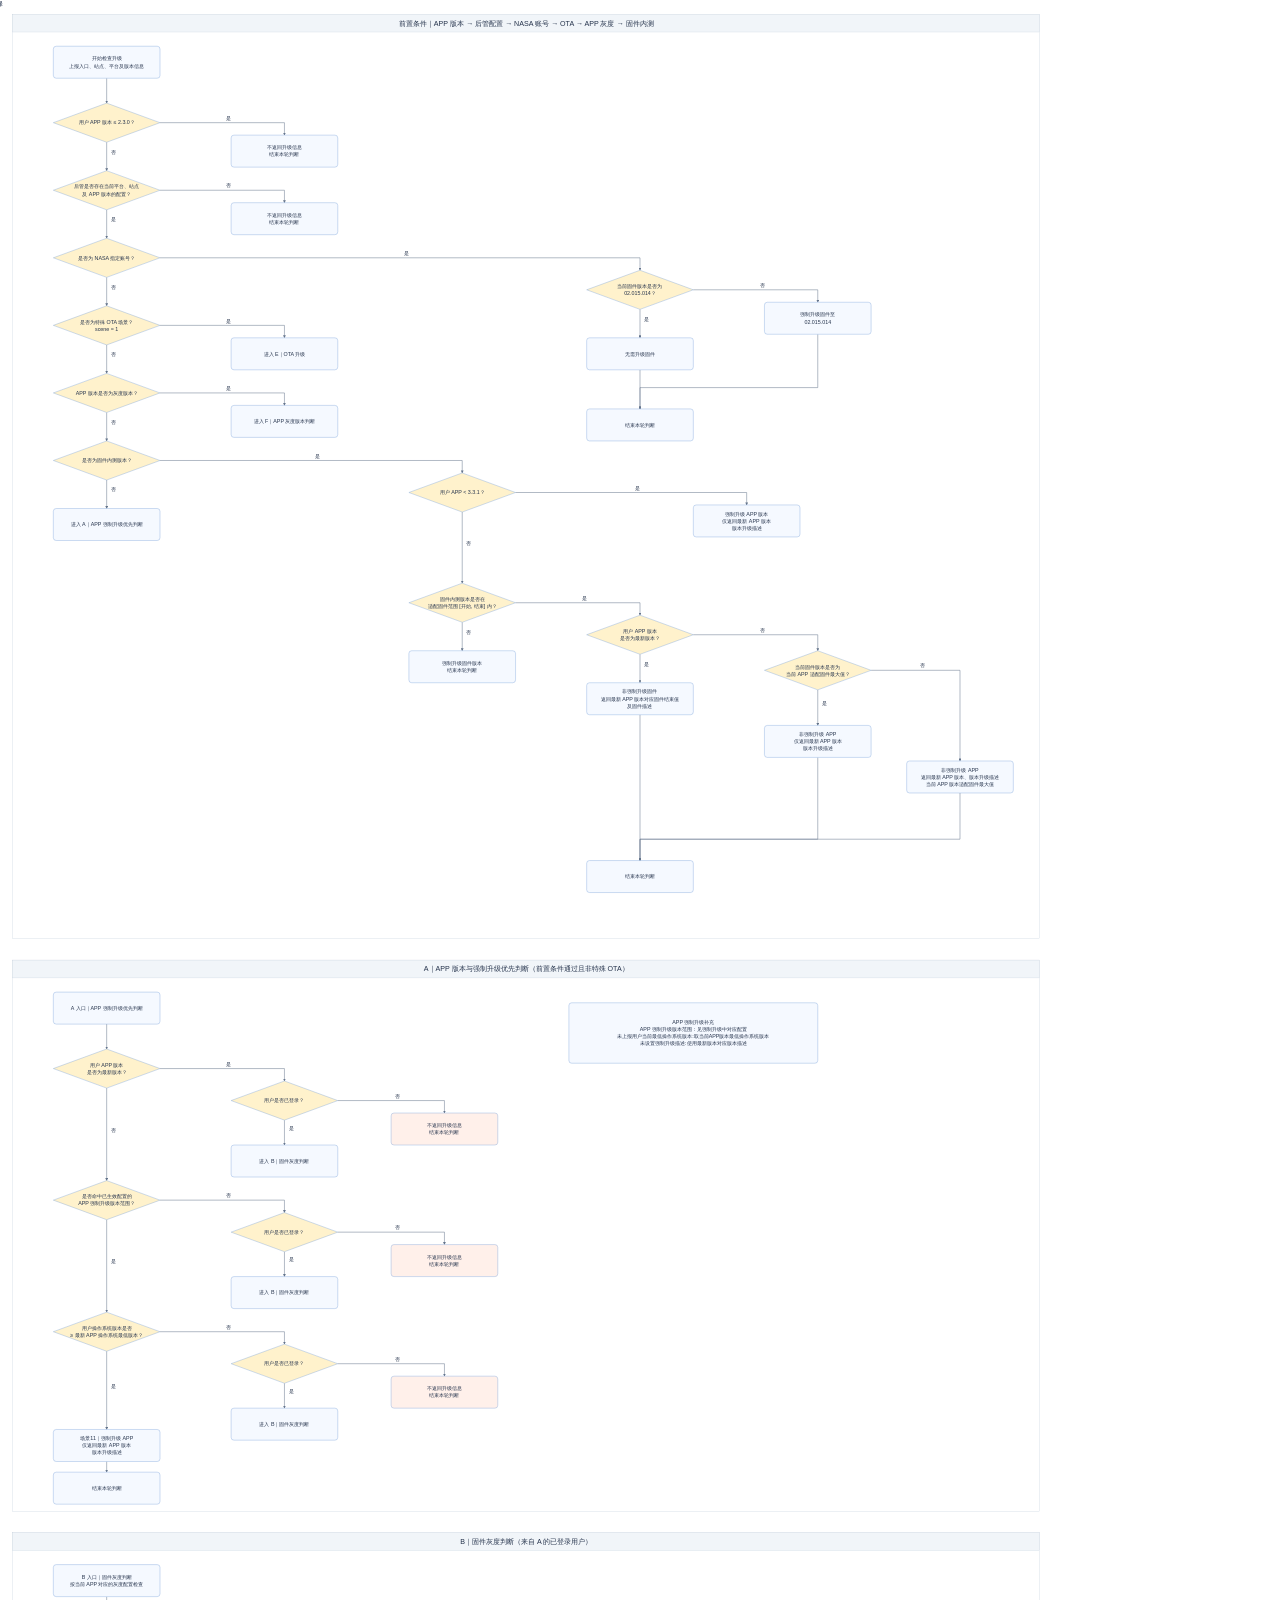
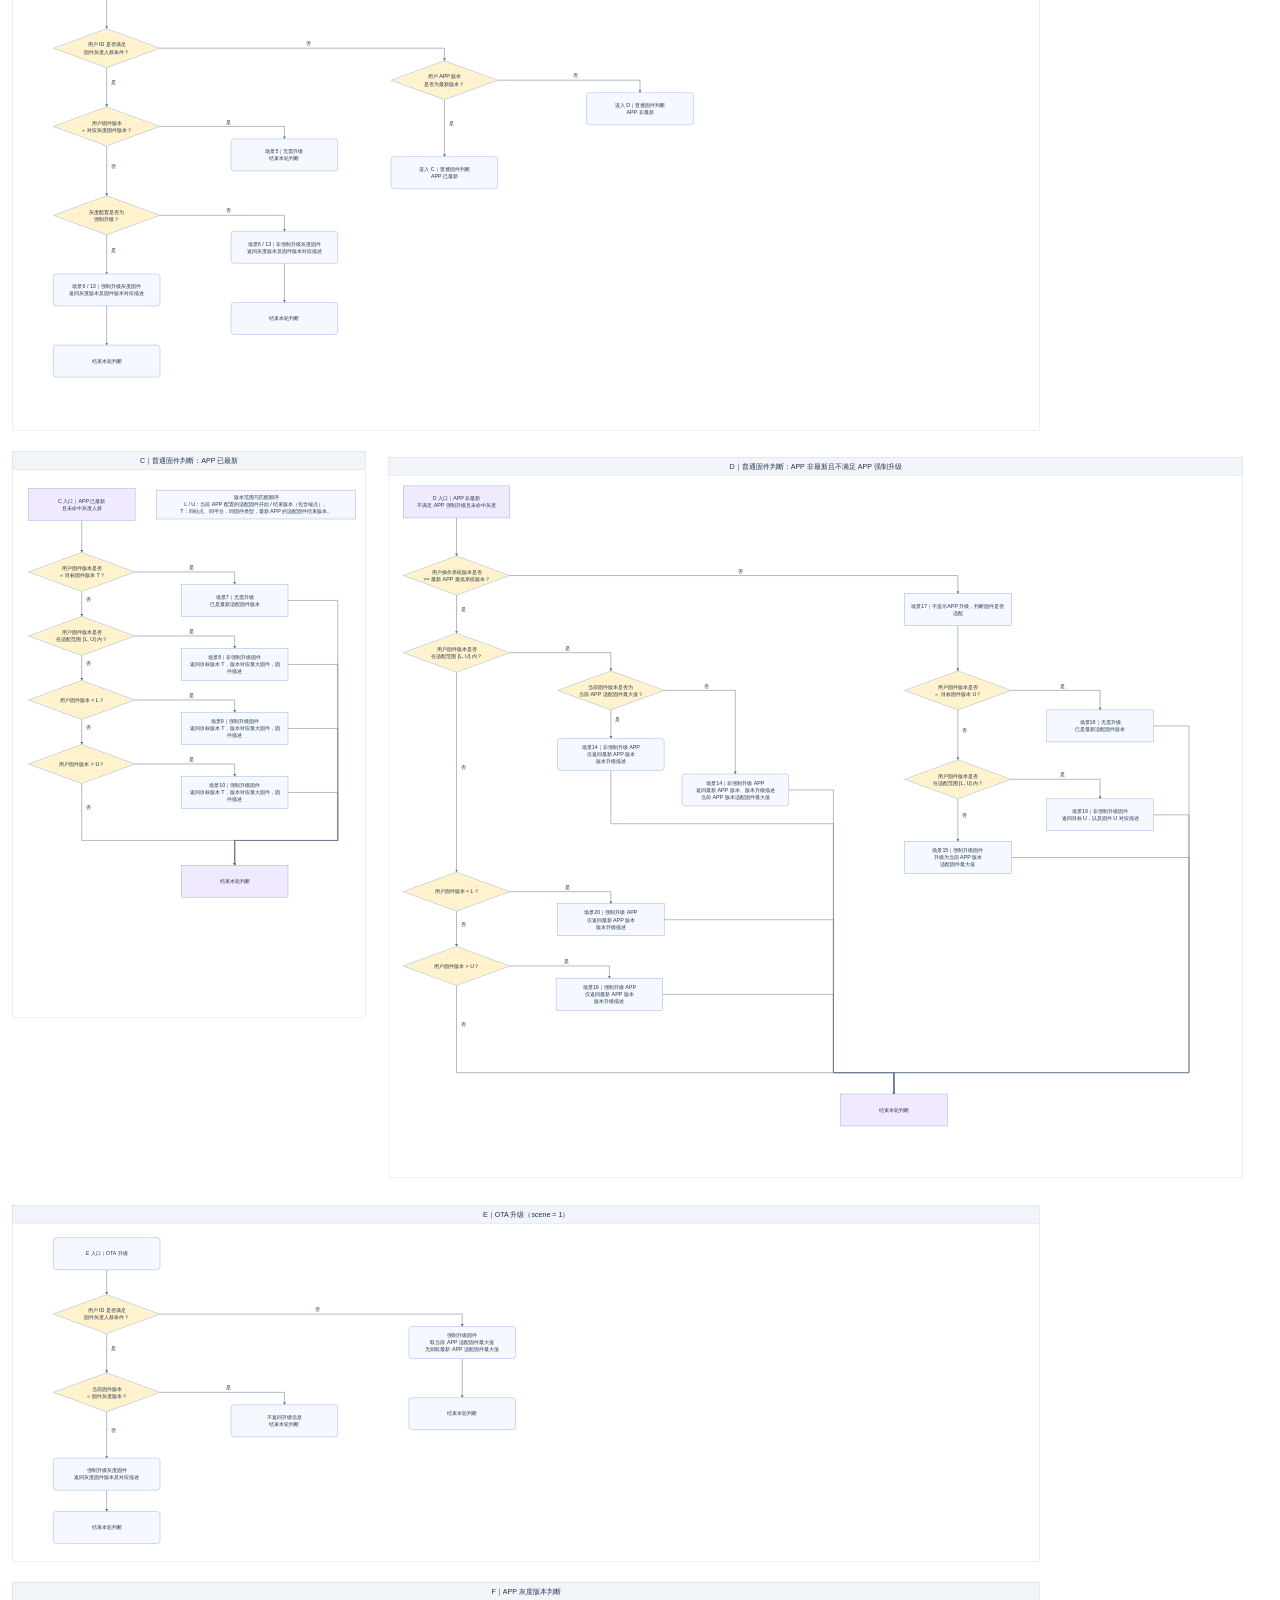
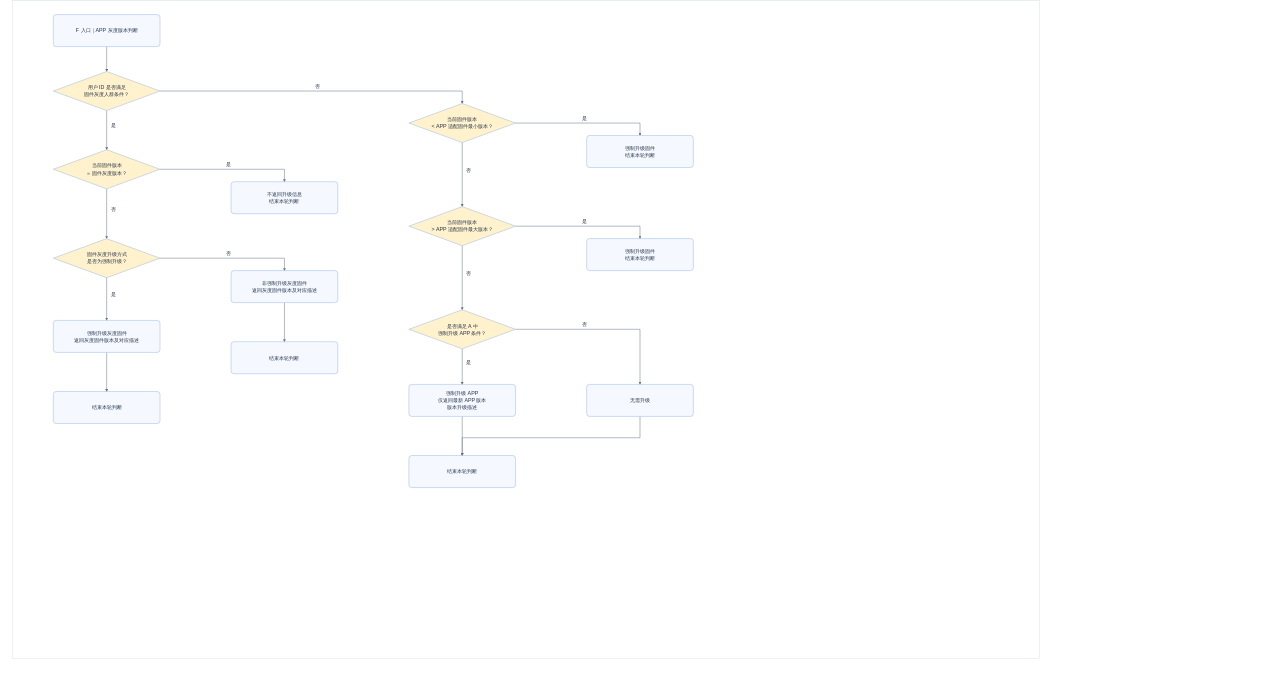
<file: outputs/APP与固件升级-流程图打开.html>
<!doctype html>
<html lang="zh-CN">
<head>
  <meta charset="utf-8">
  <meta name="viewport" content="width=device-width,initial-scale=1">
  <title>APP 与固件升级流程图</title>
  <style>
    html,body{margin:0;min-height:100%;background:#fff}
    img{display:block;width:100%;height:auto}
  </style>
</head>
<body>
  <img src="APP与固件升级-清晰布局.svg?v=20261116-d-force-app-v17" alt="APP 与固件升级流程图">
</body>
</html>
</file>
<file: force-update.css>
.fx-page[hidden], .fx-modal[hidden] { display:none!important; }
.fx-page.site-switching > :not(.site-switch-overlay) { opacity:.46; transition:opacity .18s ease; }
.fx-page .list-header { align-items:center; margin-bottom:18px; }
.fx-page .breadcrumb { margin-bottom:0; }
.fx-page .breadcrumb .fx-text-button { margin:0; font:inherit; }
.fx-page [role="tabpanel"][hidden], .fx-page .site-control[hidden] { display:none!important; }
.fx-tabs { display:flex; gap:28px; border-bottom:1px solid var(--line); margin-bottom:20px; }
.fx-tab { border-radius:0; border-bottom:2px solid transparent; padding:12px 2px; background:transparent; color:#596578; }
.fx-tab[aria-selected="true"] { border-bottom-color:var(--blue); color:var(--blue); font-weight:600; }
.fx-tab:focus-visible { outline:2px solid var(--blue); outline-offset:2px; }
.fx-tab[hidden] { display:none!important; }
#fxFirmwareTabPanel { min-height:460px; }
#fgModels .multi-select-toggle, #fgModels .multi-select-menu { width:280px; }
.fg-table { min-width:1245px; }
.fg-table td { padding:16px 12px; line-height:23px; overflow-wrap:anywhere; }
.fg-table td:nth-child(3) { white-space:nowrap; }
.fg-table td:last-child { white-space:nowrap; }
#fgForm > .form-row > .control > select, #fgVersion { max-width:340px; }
#fgPagination .page-jump { width:48px; }
#fxFirmwareTabPanel .filter-bar { display:grid; grid-template-columns:minmax(0,1fr) auto; align-items:start; }
#fxFirmwareTabPanel .filter-controls { min-width:0; }
#fxFirmwareTabPanel .filter-actions { padding-top:1px; }
#fxFirmwareTabPanel #fgModeSearch { width:150px; }
.fx-page .filter-controls { flex-wrap:wrap; }
.fx-page .filter-item { white-space:nowrap; }
.fx-page .filter-item > input { width:180px; }
.fx-page .multi-option { justify-content:flex-start; text-align:left; }
.fx-page .multi-option input { flex:0 0 auto; width:auto; }
.fx-page .filter-item select { width:130px; }
.fx-page .filter-bar { flex-wrap:wrap; }
.fx-table-scroll { width:100%; overflow-x:auto; }
.fx-table { min-width:1210px; }
.fx-table td { overflow-wrap:anywhere; line-height:21px; padding:16px 12px; }
.fx-table th { padding:0 12px; white-space:nowrap; }
.fx-range-display { display:block; white-space:nowrap; }
.fx-status { display:flex; align-items:center; gap:8px; white-space:nowrap; }
.fx-state-off { color:#8c97a6; }
.fx-row-actions { white-space:nowrap; }
.fx-text-button { padding:0; background:none; color:var(--blue); margin-right:15px; font-size:12px; }
.fx-text-button.fx-danger { color:var(--danger); }
.fx-page .pagination { flex-wrap:wrap; }
.fx-form { max-width:1200px; margin:24px 0 0; }
.fx-form > .form-row > label { flex:0 0 150px; width:150px; white-space:nowrap; }
.fx-form .control { min-width:0; }
.fx-description { display:block; min-height:38px; height:38px; line-height:20px; padding:8px 10px; resize:none; overflow:hidden; }
.fx-description-preview { white-space:pre-line; }
.fx-description-toolbar { display:flex; justify-content:flex-end; margin-bottom:12px; min-height:34px; }
.fx-description-toolbar .upload { flex-wrap:wrap; }
.fx-description-table th:first-child { width:150px; }
.fx-description-table td { padding:8px 10px; }
.fx-description-table textarea { font-size:14px; }
.fx-form > .fx-config-row > label { padding-top:21px; }
.fx-group { border:1px solid #dbe5f1; background:#fbfdff; margin:0 0 20px; padding:18px 20px; }
.fx-group-head { display:flex; align-items:center; justify-content:space-between; margin-bottom:18px; border-bottom:1px solid var(--line); padding-bottom:14px; font-weight:600; }
.fx-group .form-row > label { width:96px; flex:0 0 96px; white-space:nowrap; }
.fx-group select.fx-platform { max-width:250px; }
.fx-site-options { display:flex; align-items:center; gap:12px; flex-wrap:wrap; }
.fx-site-card { margin:14px 0 0 96px; padding:16px; border:1px dashed #cbd8e8; background:#fff; }
.fx-site-head { display:flex; justify-content:space-between; align-items:center; gap:12px; margin-bottom:16px; color:#334155; }
.fx-site-head .mini-note { margin:0; }
.fx-site-card .radio { display:inline-flex; align-items:center; gap:4px; min-height:32px; }
.fx-ranges { margin-top:12px; }
.fx-range { display:flex; gap:10px; align-items:center; flex-wrap:wrap; margin-bottom:12px; }
.fx-bound { display:flex; flex:1; min-width:195px; }
.fx-required-bound { display:flex; align-items:center; color:#ff4d4f; padding-right:6px; }
.fx-bound-operator { display:flex; align-items:center; justify-content:center; box-sizing:border-box; width:64px; flex:0 0 64px; border:1px solid #d8e1ef; border-radius:2px 0 0 2px; background:#f5f7fa; }
.fx-bound input { min-width:0; border-left:0; border-radius:0 2px 2px 0; }
.fx-range .fx-text-button { margin:0; }
.fx-range-error { color:var(--danger); font-size:12px; width:100%; margin:0; }
.fx-range-error:empty { display:none; }
.fx-group-add { margin-left:0; }
.fx-form-footer { width:100%; max-width:none; margin-left:0; margin-right:0; justify-content:flex-end; }
.fx-error-summary { color:var(--danger); margin:0 0 14px 150px; min-height:20px; }
.fx-error-summary:empty { min-height:0; margin-bottom:0; }
.fx-delete-modal .modal { width:420px; }
.fx-delete-modal p { margin:24px 0; }
.fx-page .page-jump { width:48px!important; }
.fg-audience-modes { margin-bottom:14px; }
.fg-audience .form-row > label { width:120px; flex-basis:120px; }
.fg-inline { display:flex; align-items:center; gap:10px; }
.fg-inline button { flex-shrink:0; }
.fg-audience .fx-range input { flex:1; width:160px; min-width:100px; }
#fgActiveDays { width:90px; }
#fgIdTags { display:flex; flex-wrap:wrap; gap:8px; margin-top:12px; }
.fg-user-tag { position:relative; display:inline-flex; padding:7px 25px 7px 10px; color:#3677ba; background:#ecf5ff; border:1px solid #c6e2ff; border-radius:3px; }
.fg-user-tag button { position:absolute; right:3px; top:0; background:none; color:#3677ba; padding:0 3px; }
.fg-users-modal { width:min(760px,90vw)!important; max-height:85vh; overflow:auto; }
.fg-users-modal table { width:100%; margin-top:18px; }
.fg-users-modal { container-type:inline-size; }
.fg-users-modal > .fg-inline { white-space:nowrap; }
#fgAudienceSearch { width:240px; max-width:calc(100% - 140px); flex:0 1 240px; min-width:0; }
.fg-users-modal .pagination { display:flex; justify-content:flex-end; align-items:center; gap:7px; flex-wrap:nowrap; white-space:nowrap; margin-top:16px; }
.fg-users-modal .pagination > * { flex-shrink:0; }
#fgAudienceSize { width:104px; min-width:104px; }
#fgAudienceJump { width:44px; min-width:44px; }
@container (max-width:560px) { #fgAudiencePagination > span:first-child { display:none; } #fgAudiencePagination { gap:4px; } }
@media(max-width:1250px) { .fx-group { margin-left:0; } .fx-group-add { margin-left:0; } .fx-site-head { flex-wrap:wrap; } }
</file>
<file: select-design.css>
/* Ant Design Select visual tokens; local static-prototype adapter. */
body select, body .multi-select-toggle, body input[list], body input[data-design-list] {
  appearance:none; border:1px solid #d9d9d9; border-radius:6px; background-color:#fff;
  color:rgba(0,0,0,.88); font-size:14px; min-height:32px; line-height:22px;
  padding:4px 30px 4px 11px; transition:border-color .2s,box-shadow .2s;
}
body select, body input[list], body input[data-design-list] { background-image:url("data:image/svg+xml,%3Csvg xmlns='http://www.w3.org/2000/svg' width='12' height='12' viewBox='0 0 12 12'%3E%3Cpath d='m2 4 4 4 4-4' fill='none' stroke='%23bfbfbf' stroke-width='1.2'/%3E%3C/svg%3E"); background-repeat:no-repeat; background-position:right 11px center; }
body select:hover, body .multi-select-toggle:hover, body input[list]:hover { border-color:#4096ff; }
body select:focus, body .multi-select-toggle:focus-visible, body .multi-select.open .multi-select-toggle, body input[data-design-list]:focus { outline:none; border-color:#1677ff; box-shadow:0 0 0 2px rgba(5,145,255,.1); }
body select:disabled { color:rgba(0,0,0,.25); background-color:rgba(0,0,0,.04); cursor:not-allowed; box-shadow:none; border-color:#d9d9d9; }
body select[aria-invalid=true],body select.invalid { border-color:#ff4d4f; }
body .multi-select-toggle { justify-content:flex-start; flex-wrap:wrap; gap:4px; position:relative; padding-right:26px; }
body .multi-select-toggle:after { content:''; position:absolute; right:12px; top:12px; width:6px; height:6px; border-right:1px solid #bfbfbf; border-bottom:1px solid #bfbfbf; transform:rotate(45deg); margin:0; }
.select-design-tag { display:inline-flex; align-items:center; gap:4px; border-radius:4px; background:rgba(0,0,0,.06); padding:0 5px; font-size:12px; line-height:22px; max-width:100%; }
.select-design-remove { color:#999; cursor:pointer; padding:0 2px; }
.select-design-remove:hover { color:#333; }
body .multi-select-menu, .select-design-popup { padding:4px; border:0; border-radius:8px; background:#fff; box-shadow:0 6px 16px 0 #00000014,0 3px 6px -4px #0000001f,0 9px 28px 8px #0000000d; max-height:256px; overflow:auto; box-sizing:border-box; }
body .multi-select-menu { top:calc(100% + 4px); z-index:10000; min-width:100%; }
body .multi-select-menu .multi-option { position:relative; display:flex; justify-content:flex-start; text-align:left; width:100%; min-height:32px; padding:5px 30px 5px 12px; border-radius:4px; gap:0; color:rgba(0,0,0,.88); font-size:14px; cursor:pointer; }
body .multi-select-menu .multi-option:hover { background:rgba(0,0,0,.04); }
body .multi-select-menu .multi-option:has(input:checked) { background:#e6f4ff; font-weight:600; }
body .multi-select-menu .multi-option input { appearance:none; position:absolute; right:12px; width:14px; height:14px; margin:0; border:0; background:none; }
body .multi-select-menu .multi-option input:checked:after { content:'✓'; color:#1677ff; font-size:14px; }
.select-design-popup { position:fixed; z-index:20000; }
.select-design-option { padding:5px 12px; min-height:32px; line-height:22px; border-radius:4px; cursor:pointer; font-size:14px; color:rgba(0,0,0,.88); overflow-wrap:anywhere; }
.select-design-option[aria-selected=true] { background:#e6f4ff; font-weight:600; }
.select-design-option.is-active { background:rgba(0,0,0,.04); }
.select-design-option[aria-disabled=true] { color:#bfbfbf; cursor:not-allowed; }
.select-design-empty { padding:20px; text-align:center; color:#bfbfbf; }
body .filter-controls { flex-wrap:wrap; }
/* Platform filters grow with selected labels; never wrap their tags. */
body #platformFilter, body #fxPlatformFilter { flex-shrink:0; width:max-content; }
body #platformFilterToggle, body #fxPlatformFilterToggle {
  width:max-content; min-width:170px; flex-wrap:nowrap; white-space:nowrap;
}
body #platformFilter .select-design-tag, body #fxPlatformFilter .select-design-tag { flex-shrink:0; white-space:nowrap; }
body #platformFilter .multi-select-menu, body #fxPlatformFilter .multi-select-menu { width:100%; }
</file>
